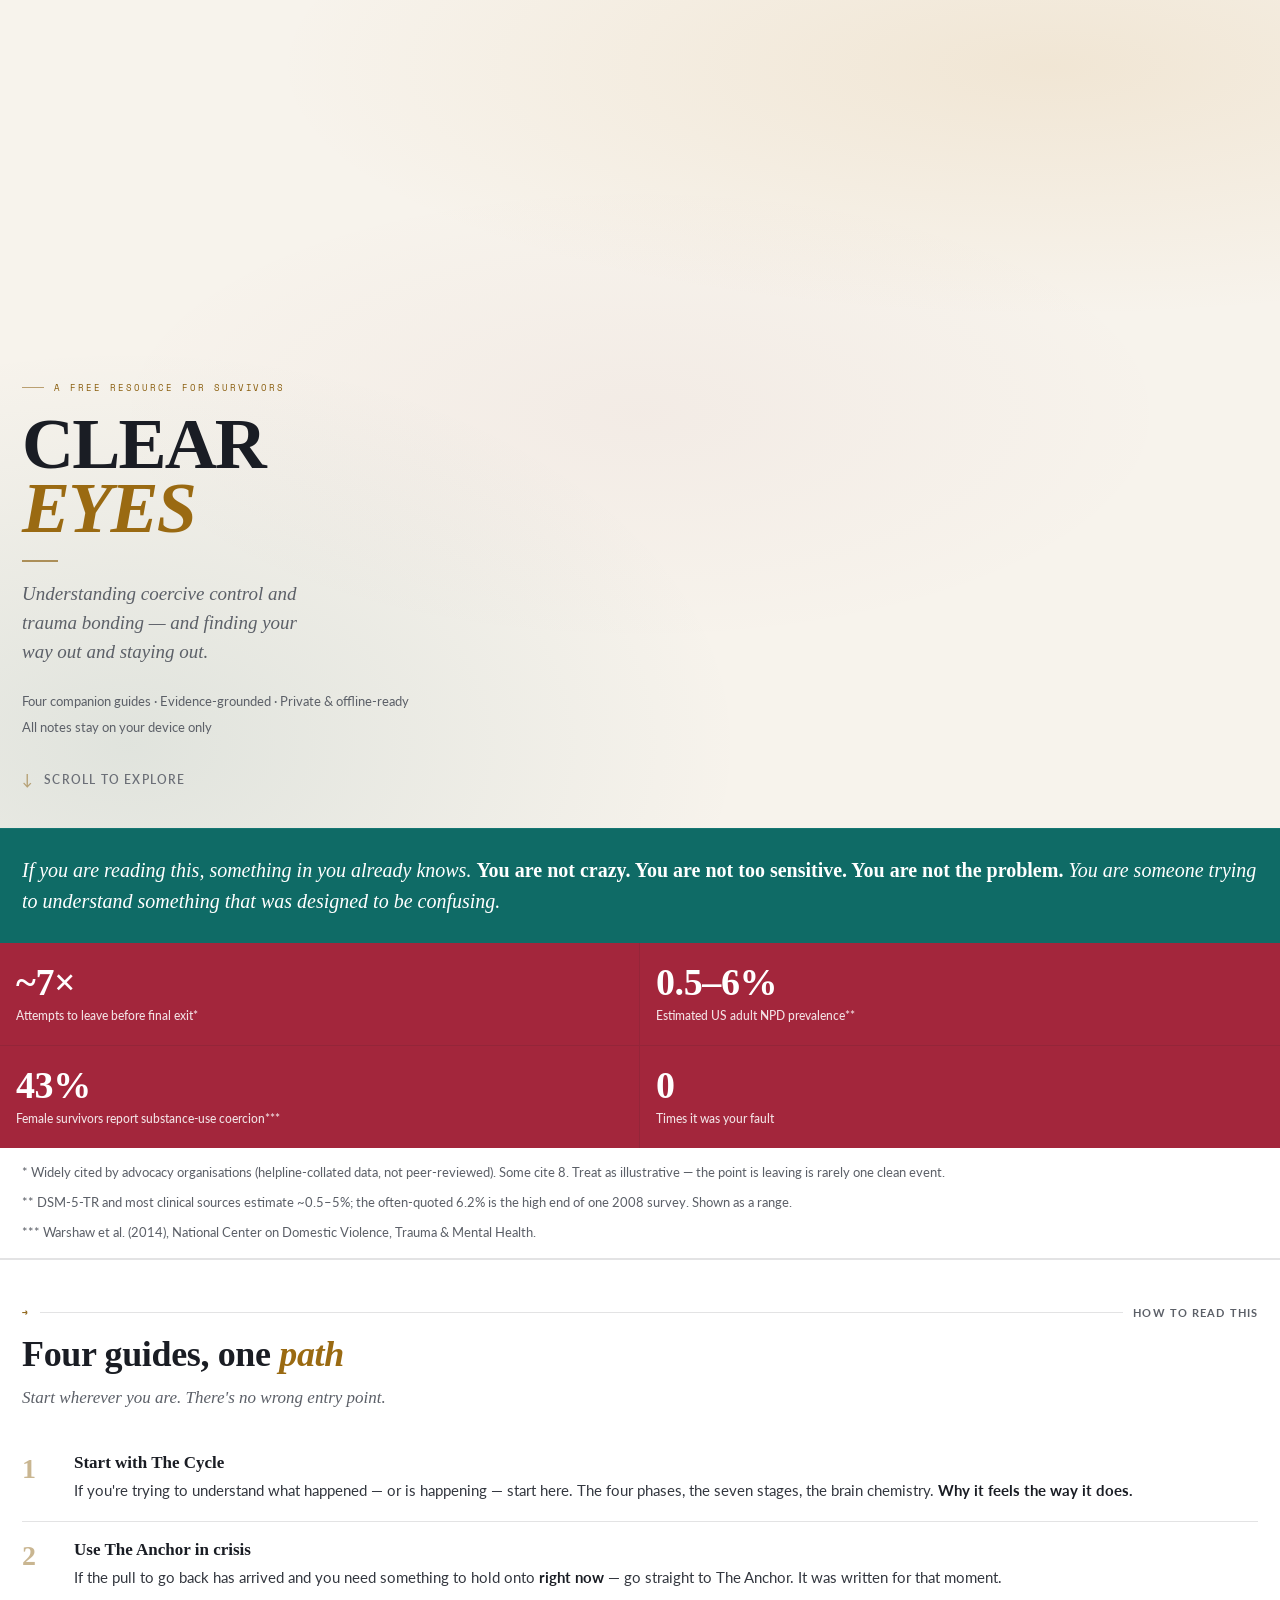
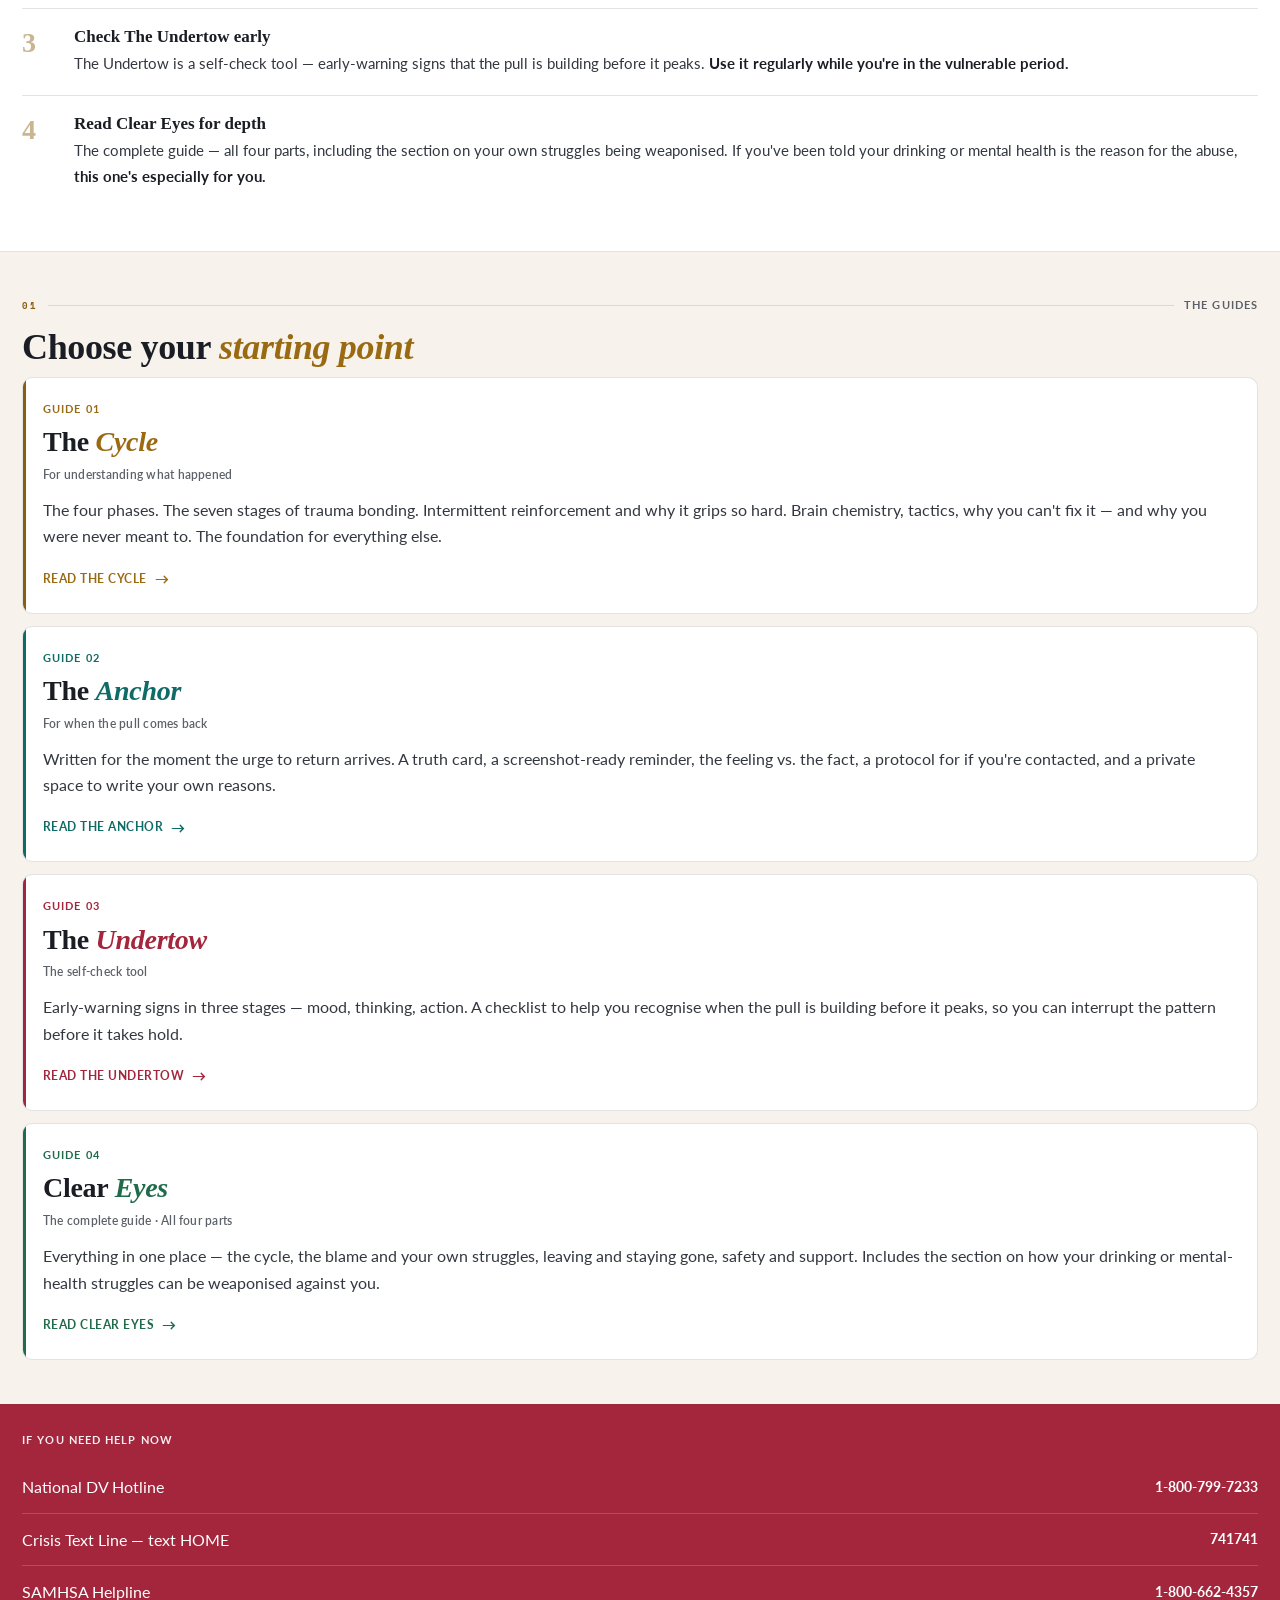
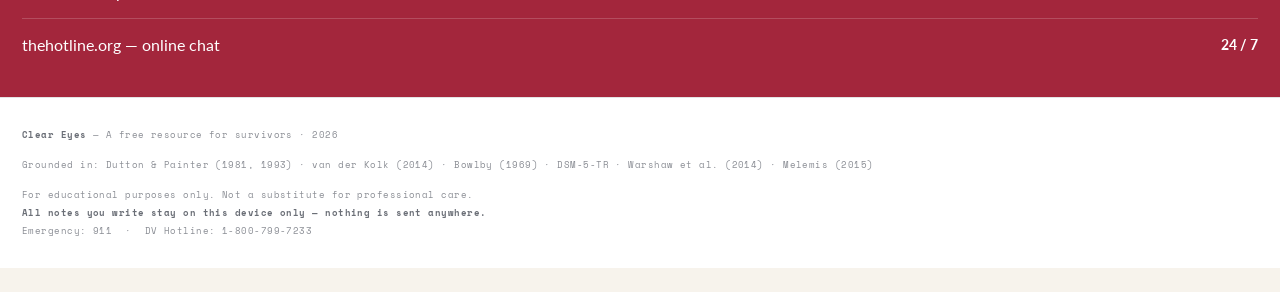
<file: index.html>
<!DOCTYPE html>
<html lang="en">
<head>
<meta charset="UTF-8">
<meta name="viewport" content="width=device-width, initial-scale=1.0, viewport-fit=cover">
<meta name="apple-mobile-web-app-capable" content="yes">
<meta name="apple-mobile-web-app-status-bar-style" content="default">
<meta name="apple-mobile-web-app-title" content="Clear Eyes">
<meta name="theme-color" content="#f7f3ec">
<meta name="description" content="Understanding narcissistic abuse, trauma bonding and recovery. A free, evidence-grounded resource for survivors.">
<link rel="manifest" href="manifest.json">
<link rel="apple-touch-icon" href="icon-192.png">
<title>Clear Eyes — A Survivor's Guide</title>
<link href="https://fonts.googleapis.com/css2?family=Cormorant+Garant:ital,wght@0,400;0,600;0,700;1,400;1,600&family=Space+Mono:wght@400;700&family=Lato:wght@300;400;700&display=swap" rel="stylesheet">
<style>
:root{
  --night:#f7f3ec;--ink:#ffffff;--card:#ffffff;--border:rgba(26,29,36,.12);
  --paper:#1a1d24;--mist:#5c6068;--ghost:#8a8d94;
  --gold:#8a5e0e;--gold-b:#9a6a12;--gold-pale:rgba(138,94,14,.10);
  --rose:#a3263c;--rose-b:#a3263c;--rose-pale:rgba(163,38,60,.09);
  --teal:#0f6b66;--teal-b:#0f6b66;--teal-pale:rgba(15,107,102,.09);
  --green:#1f6b4a;--green-b:#1f6b4a;--green-pale:rgba(31,107,74,.10);
  --slate:#5c6068;
  --ease:cubic-bezier(.22,1,.36,1);
  --safe-top:env(safe-area-inset-top,0px);
  --safe-bot:env(safe-area-inset-bottom,0px);
}
*,*::before,*::after{box-sizing:border-box;margin:0;padding:0}
html{font-size:16px;-webkit-text-size-adjust:100%;background:var(--night);scroll-behavior:smooth}
body{background:var(--night);color:var(--paper);font-family:'Lato',sans-serif;line-height:1.68;overflow-x:hidden;-webkit-touch-callout:none;padding-bottom:max(24px,var(--safe-bot))}
a{-webkit-tap-highlight-color:transparent;touch-action:manipulation}
button{-webkit-tap-highlight-color:transparent}

.up{opacity:0;transform:translateY(16px);transition:opacity .6s var(--ease),transform .6s var(--ease)}
.up.in{opacity:1;transform:none}
.stag>*{opacity:0;transform:translateY(14px);transition:opacity .55s var(--ease),transform .55s var(--ease)}
.stag.in>*{opacity:1;transform:none}
.stag.in>*:nth-child(2){transition-delay:.07s}
.stag.in>*:nth-child(3){transition-delay:.14s}
.stag.in>*:nth-child(4){transition-delay:.21s}

/* ---- COVER ---- */
.cover{
  min-height:92vh;background:var(--night);
  position:relative;overflow:hidden;
  display:flex;flex-direction:column;justify-content:flex-end;
  padding:28px 22px calc(36px + var(--safe-bot));
  padding-top:calc(48px + var(--safe-top));
}
.cover::before{
  content:'';position:absolute;inset:0;pointer-events:none;
  background:
    radial-gradient(ellipse 110% 55% at 82% 8%, rgba(196,136,42,.12), transparent 55%),
    radial-gradient(ellipse 80%  80% at 10% 90%, rgba(26,92,92,.1), transparent 60%),
    radial-gradient(ellipse 60%  40% at 50% 50%, rgba(138,48,64,.04), transparent 70%);
}
.cover-eyebrow{
  font-family:'Space Mono',monospace;font-size:9px;letter-spacing:.22em;
  color:var(--gold);text-transform:uppercase;margin-bottom:18px;
  display:flex;align-items:center;gap:10px;position:relative;
}
.cover-eyebrow::before{content:'';width:22px;height:1px;background:var(--gold);opacity:.55}
.cover h1{
  font-family:'Cormorant Garant',serif;font-size:72px;font-weight:700;
  line-height:.88;color:var(--paper);letter-spacing:-.025em;
  margin-bottom:20px;position:relative;
}
.cover h1 em{font-style:italic;color:var(--gold-b)}
.cover-rule{width:36px;height:2px;background:var(--gold);margin-bottom:18px;opacity:.65;position:relative}
.cover-sub{
  font-family:'Cormorant Garant',serif;font-style:italic;
  font-size:19px;color:var(--mist);line-height:1.52;
  max-width:30ch;margin-bottom:22px;position:relative;
}
.cover-note{
  font-family:'Lato',sans-serif;font-size:13px;font-weight:400;
  color:#5c6068;line-height:2;position:relative;
}
.cover-scroll{
  position:relative;margin-top:28px;
  display:flex;align-items:center;gap:10px;
  font-family:'Lato',sans-serif;font-size:12px;font-weight:600;
  letter-spacing:.1em;text-transform:uppercase;color:#6b6f77;
}
.cover-scroll::before{content:'↓';font-size:14px;color:var(--gold);opacity:.5;animation:bob 2s var(--ease) infinite}
@keyframes bob{0%,100%{transform:translateY(0)}50%{transform:translateY(5px)}}

/* ---- REASSURE BAND ---- */
.reassure{
  background:var(--teal);padding:26px 22px;
  border-top:1px solid rgba(42,144,144,.3);
}
.reassure p{
  font-family:'Cormorant Garant',serif;font-style:italic;
  font-size:20px;line-height:1.55;color:#fff;
}
.reassure p strong{font-style:normal;font-weight:700;color:#fff}

/* ---- SECTION ---- */
.sec{padding:44px 22px}
.sec+.sec{border-top:1px solid var(--border)}
.eyebrow{display:flex;align-items:center;gap:10px;margin-bottom:14px}
.eyebrow-n{font-family:'Space Mono',monospace;font-size:9px;letter-spacing:.2em;color:var(--gold);font-weight:700}
.eyebrow-line{flex:1;height:1px;background:var(--border)}
.eyebrow-t{font-family:'Lato',sans-serif;font-size:11px;font-weight:700;letter-spacing:.1em;text-transform:uppercase;color:#5c6068}
h2{font-family:'Cormorant Garant',serif;font-size:36px;font-weight:700;line-height:1.0;letter-spacing:-.01em;margin-bottom:12px;color:var(--paper)}
h2 em{font-style:italic;color:var(--gold-b)}
.lead{font-family:'Cormorant Garant',serif;font-style:italic;font-size:17px;color:var(--mist);line-height:1.6;margin-bottom:24px}

/* ---- GUIDE CARDS ---- */
.guides{display:flex;flex-direction:column;gap:12px;margin-top:6px}
.guide{
  display:block;text-decoration:none;
  background:var(--card);border:1px solid var(--border);
  border-radius:10px;padding:22px 20px;
  position:relative;overflow:hidden;
  transition:border-color .22s,transform .22s;
  -webkit-tap-highlight-color:transparent;
}
.guide:active{transform:scale(.98)}
.guide::before{
  content:'';position:absolute;left:0;top:0;bottom:0;
  width:3px;background:var(--gold);
}
.guide.teal::before{background:var(--teal-b)}
.guide.rose::before{background:var(--rose-b)}
.guide.green::before{background:var(--green-b)}
.guide .g-tag{
  font-family:'Lato',sans-serif;font-size:11px;font-weight:700;
  letter-spacing:.1em;text-transform:uppercase;color:var(--gold-b);margin-bottom:10px;display:block;
}
.guide.teal .g-tag{color:var(--teal-b)}
.guide.rose .g-tag{color:var(--rose-b)}
.guide.green .g-tag{color:var(--green-b)}
.guide h3{
  font-family:'Cormorant Garant',serif;font-weight:700;
  font-size:28px;line-height:1.02;color:var(--paper);
  margin-bottom:8px;letter-spacing:-.01em;
}
.guide h3 em{font-style:italic;color:var(--gold-b)}
.guide.teal h3 em{color:var(--teal-b)}
.guide.rose h3 em{color:var(--rose-b)}
.guide.green h3 em{color:var(--green-b)}
.guide .g-for{
  font-family:'Lato',sans-serif;font-size:12px;font-weight:600;
  letter-spacing:.02em;color:#5c6068;margin-bottom:12px;display:block;
}
.guide p{font-size:15.5px;line-height:1.7;color:#33373f;margin-bottom:14px}
.guide .g-go{
  font-family:'Lato',sans-serif;font-size:12px;font-weight:700;
  letter-spacing:.04em;text-transform:uppercase;color:var(--gold-b);
  display:inline-flex;align-items:center;gap:8px;
}
.guide.teal .g-go{color:var(--teal-b)}
.guide.rose .g-go{color:var(--rose-b)}
.guide.green .g-go{color:var(--green-b)}
.guide .g-go::after{content:'→';font-size:14px}

/* ---- HOW TO USE ---- */
.how{background:var(--ink);border-top:1px solid var(--border);border-bottom:1px solid var(--border)}
.how-inner{padding:44px 22px}
.how-steps{display:flex;flex-direction:column;gap:0;margin-top:8px}
.how-step{display:grid;grid-template-columns:36px 1fr;gap:16px;padding:18px 0;border-bottom:1px solid var(--border);align-items:start}
.how-step:last-child{border-bottom:none}
.how-n{
  font-family:'Cormorant Garant',serif;font-weight:700;font-size:28px;
  line-height:1;color:var(--gold);opacity:.45;margin-top:2px;
}
.how-step h3{font-family:'Cormorant Garant',serif;font-weight:700;font-size:17px;color:var(--paper);margin-bottom:4px;line-height:1.2}
.how-step p{font-size:15px;line-height:1.7;color:#33373f}
.how-step p strong{color:var(--paper);font-weight:700}

/* ---- STAT STRIP ---- */
.stats{display:grid;grid-template-columns:1fr 1fr;background:var(--rose)}
.stat{padding:20px 16px;border-right:1px solid rgba(26,29,36,.1)}
.stat:nth-child(2n){border-right:none}
.stat:nth-child(3),.stat:nth-child(4){border-top:1px solid rgba(26,29,36,.1)}
.stat-n{font-family:'Cormorant Garant',serif;font-weight:700;font-size:38px;line-height:1;color:var(--paper);margin-bottom:5px;letter-spacing:-.01em}
.stat-l{font-family:'Lato',sans-serif;font-size:12px;font-weight:500;color:#33373f;line-height:1.6}
.stat-fn{padding:14px 22px;background:var(--ink);border-bottom:1px solid var(--border)}
.stat-fn p{font-family:'Lato',sans-serif;font-size:12.5px;line-height:1.74;color:#5c6068;margin-bottom:8px}
.stat-fn p:last-child{margin-bottom:0}

/* ---- SAFETY BAND ---- */
.safety-band{
  background:var(--rose);padding:26px 22px;
  border-top:1px solid rgba(138,48,64,.4);
}
.safety-band .s-label{
  font-family:'Lato',sans-serif;font-size:11px;font-weight:700;
  letter-spacing:.1em;text-transform:uppercase;color:rgba(255,255,255,.92);margin-bottom:12px;
}
.safety-band .s-list{list-style:none}
.safety-band .s-list li{
  font-size:16px;line-height:1.6;color:#fff;
  padding:13px 0;border-bottom:1px solid rgba(255,255,255,.18);
  display:flex;justify-content:space-between;align-items:center;gap:12px;
}
.safety-band .s-list li:last-child{border-bottom:none}
.safety-band .s-n{
  font-family:'Lato',sans-serif;font-weight:700;font-size:14px;
  color:#fff;text-align:right;white-space:nowrap;
}

/* ---- FOOTER ---- */
footer{
  background:var(--ink);border-top:1px solid var(--border);
  padding:28px 22px calc(28px + var(--safe-bot));
  font-family:'Space Mono',monospace;font-size:9px;letter-spacing:.05em;
  color:var(--ghost);line-height:2;
}
footer strong{color:#6b6f77;font-weight:700}
footer a{color:var(--ghost);text-decoration:underline}

/* add to homescreen hint */
.a2hs{
  display:none;position:fixed;bottom:calc(16px + var(--safe-bot));
  left:16px;right:16px;z-index:200;
  background:var(--card);border:1px solid var(--border);
  border-radius:12px;padding:16px 18px;
  box-shadow:0 8px 32px rgba(0,0,0,.5);
}
.a2hs.show{display:flex;align-items:center;gap:16px}
.a2hs-text{flex:1;font-family:'Space Mono',monospace;font-size:9px;letter-spacing:.06em;line-height:1.8;color:var(--mist);text-transform:uppercase}
.a2hs-text strong{color:var(--paper);font-weight:700;display:block;margin-bottom:2px;font-size:10px}
.a2hs-x{background:none;border:1px solid var(--border);color:var(--slate);width:30px;height:30px;border-radius:50%;font-size:16px;cursor:pointer;display:flex;align-items:center;justify-content:center;flex-shrink:0}

/* ---- LIGHT THEME contrast corrections ---- */
.reassure, .reassure *{color:#fff}
.safety-band, .safety-band *{color:#fff}
.stats .stat-n, .stats .stat-l{color:#fff}
.stats .stat-l{color:rgba(255,255,255,.86)}
.cta, a.cta, .cta *{color:#fff}
.cover{background:var(--night)}            /* now light page color */
.sitenav{background:rgba(247,243,236,.96)}
.pb{background:var(--gold)}
a:focus-visible,button:focus-visible{outline:3px solid var(--teal-b);outline-offset:2px;border-radius:4px}
/* soft depth for cards on light bg */
.a2hs,.guide-card,.card{box-shadow:0 1px 3px rgba(26,29,36,.06)}
</style>
</head>
<body>

<header class="cover">
  <div class="cover-eyebrow">A free resource for survivors</div>
  <h1>CLEAR<br><em>EYES</em></h1>
  <div class="cover-rule"></div>
  <p class="cover-sub">Understanding coercive control and trauma bonding — and finding your way out and staying out.</p>
  <div class="cover-note">
    Four companion guides · Evidence-grounded · Private &amp; offline-ready<br>
    All notes stay on your device only
  </div>
  <div class="cover-scroll">Scroll to explore</div>
</header>

<div class="reassure">
  <p>If you are reading this, something in you already knows. <strong>You are not crazy. You are not too sensitive. You are not the problem.</strong> You are someone trying to understand something that was designed to be confusing.</p>
</div>

<!-- stats -->
<div class="stats up">
  <div class="stat"><div class="stat-n">~7×</div><div class="stat-l">Attempts to leave before final exit*</div></div>
  <div class="stat"><div class="stat-n">0.5–6%</div><div class="stat-l">Estimated US adult NPD prevalence**</div></div>
  <div class="stat"><div class="stat-n">43%</div><div class="stat-l">Female survivors report substance-use coercion***</div></div>
  <div class="stat"><div class="stat-n">0</div><div class="stat-l">Times it was your fault</div></div>
</div>
<div class="stat-fn">
  <p>* Widely cited by advocacy organisations (helpline-collated data, not peer-reviewed). Some cite 8. Treat as illustrative — the point is leaving is rarely one clean event.</p>
  <p>** DSM-5-TR and most clinical sources estimate ~0.5–5%; the often-quoted 6.2% is the high end of one 2008 survey. Shown as a range.</p>
  <p>*** Warshaw et al. (2014), National Center on Domestic Violence, Trauma &amp; Mental Health.</p>
</div>

<!-- how to use -->
<div class="how">
  <div class="how-inner">
    <div class="eyebrow up"><span class="eyebrow-n">→</span><span class="eyebrow-line"></span><span class="eyebrow-t">How to read this</span></div>
    <h2 class="up">Four guides, one <em>path</em></h2>
    <p class="lead up">Start wherever you are. There's no wrong entry point.</p>
    <div class="how-steps stag">
      <div class="how-step">
        <div class="how-n">1</div>
        <div><h3>Start with The Cycle</h3><p>If you're trying to understand what happened — or is happening — start here. The four phases, the seven stages, the brain chemistry. <strong>Why it feels the way it does.</strong></p></div>
      </div>
      <div class="how-step">
        <div class="how-n">2</div>
        <div><h3>Use The Anchor in crisis</h3><p>If the pull to go back has arrived and you need something to hold onto <strong>right now</strong> — go straight to The Anchor. It was written for that moment.</p></div>
      </div>
      <div class="how-step">
        <div class="how-n">3</div>
        <div><h3>Check The Undertow early</h3><p>The Undertow is a self-check tool — early-warning signs that the pull is building before it peaks. <strong>Use it regularly while you're in the vulnerable period.</strong></p></div>
      </div>
      <div class="how-step">
        <div class="how-n">4</div>
        <div><h3>Read Clear Eyes for depth</h3><p>The complete guide — all four parts, including the section on your own struggles being weaponised. If you've been told your drinking or mental health is the reason for the abuse, <strong>this one's especially for you.</strong></p></div>
      </div>
    </div>
  </div>
</div>

<!-- guide cards -->
<section class="sec">
  <div class="eyebrow up"><span class="eyebrow-n">01</span><span class="eyebrow-line"></span><span class="eyebrow-t">The guides</span></div>
  <h2 class="up">Choose your <em>starting point</em></h2>
  <div class="guides stag">

    <a class="guide" href="the-cycle.html">
      <span class="g-tag">Guide 01</span>
      <h3>The <em>Cycle</em></h3>
      <span class="g-for">For understanding what happened</span>
      <p>The four phases. The seven stages of trauma bonding. Intermittent reinforcement and why it grips so hard. Brain chemistry, tactics, why you can't fix it — and why you were never meant to. The foundation for everything else.</p>
      <span class="g-go">Read The Cycle</span>
    </a>

    <a class="guide teal" href="the-anchor.html">
      <span class="g-tag">Guide 02</span>
      <h3>The <em>Anchor</em></h3>
      <span class="g-for">For when the pull comes back</span>
      <p>Written for the moment the urge to return arrives. A truth card, a screenshot-ready reminder, the feeling vs. the fact, a protocol for if you're contacted, and a private space to write your own reasons.</p>
      <span class="g-go">Read The Anchor</span>
    </a>

    <a class="guide rose" href="the-undertow.html">
      <span class="g-tag">Guide 03</span>
      <h3>The <em>Undertow</em></h3>
      <span class="g-for">The self-check tool</span>
      <p>Early-warning signs in three stages — mood, thinking, action. A checklist to help you recognise when the pull is building before it peaks, so you can interrupt the pattern before it takes hold.</p>
      <span class="g-go">Read The Undertow</span>
    </a>

    <a class="guide green" href="clear-eyes.html">
      <span class="g-tag">Guide 04</span>
      <h3>Clear <em>Eyes</em></h3>
      <span class="g-for">The complete guide · All four parts</span>
      <p>Everything in one place — the cycle, the blame and your own struggles, leaving and staying gone, safety and support. Includes the section on how your drinking or mental-health struggles can be weaponised against you.</p>
      <span class="g-go">Read Clear Eyes</span>
    </a>

  </div>
</section>

<!-- safety numbers -->
<div class="safety-band">
  <div class="s-label">If you need help now</div>
  <ul class="s-list">
    <li><span>National DV Hotline</span><span class="s-n">1-800-799-7233</span></li>
    <li><span>Crisis Text Line — text HOME</span><span class="s-n">741741</span></li>
    <li><span>SAMHSA Helpline</span><span class="s-n">1-800-662-4357</span></li>
    <li><span>thehotline.org — online chat</span><span class="s-n">24 / 7</span></li>
  </ul>
</div>

<footer>
  <div style="margin-bottom:12px"><strong>Clear Eyes</strong> — A free resource for survivors · 2026</div>
  <div style="margin-bottom:12px">Grounded in: Dutton &amp; Painter (1981, 1993) · van der Kolk (2014) · Bowlby (1969) · DSM-5-TR · Warshaw et al. (2014) · Melemis (2015)</div>
  <div>For educational purposes only. Not a substitute for professional care.<br>
  <strong>All notes you write stay on this device only — nothing is sent anywhere.</strong><br>
  Emergency: 911 &nbsp;·&nbsp; DV Hotline: 1-800-799-7233</div>
</footer>

<div class="a2hs" id="a2hs">
  <div class="a2hs-text"><strong>Save to home screen</strong>Works offline · No app needed · Tap Share → Add to Home Screen</div>
  <button class="a2hs-x" id="a2hs-x" aria-label="Dismiss">×</button>
</div>

<template id="__bundler_thumbnail">
  <svg viewBox="0 0 100 100" xmlns="http://www.w3.org/2000/svg">
    <rect width="100" height="100" fill="#080c18"/>
    <text x="50" y="58" font-family="serif" font-size="36" font-style="italic" fill="#e5a340" text-anchor="middle">CE</text>
  </svg>
</template>

<script>
// register service worker
if ('serviceWorker' in navigator) {
  navigator.serviceWorker.register('sw.js').catch(() => {});
}

// scroll reveal
const obs = new IntersectionObserver(es => es.forEach(x => {
  if (x.isIntersecting) { x.target.classList.add('in'); obs.unobserve(x.target); }
}), {threshold:.08, rootMargin:'0px 0px -30px 0px'});
document.querySelectorAll('.up,.stag').forEach(el => obs.observe(el));
addEventListener('load', () => {
  document.querySelectorAll('.up,.stag').forEach(el => {
    if (el.getBoundingClientRect().top < innerHeight) el.classList.add('in');
  });
});

// add to homescreen hint (iOS Safari)
const isIOS = /iphone|ipad|ipod/i.test(navigator.userAgent);
const isStandalone = window.navigator.standalone;
const shown = localStorage.getItem('a2hs-shown');
if (isIOS && !isStandalone && !shown) {
  setTimeout(() => document.getElementById('a2hs').classList.add('show'), 12000);
}
document.getElementById('a2hs-x').addEventListener('click', () => {
  document.getElementById('a2hs').classList.remove('show');
  localStorage.setItem('a2hs-shown', '1');
});
</script>
</body>
</html>
</file>
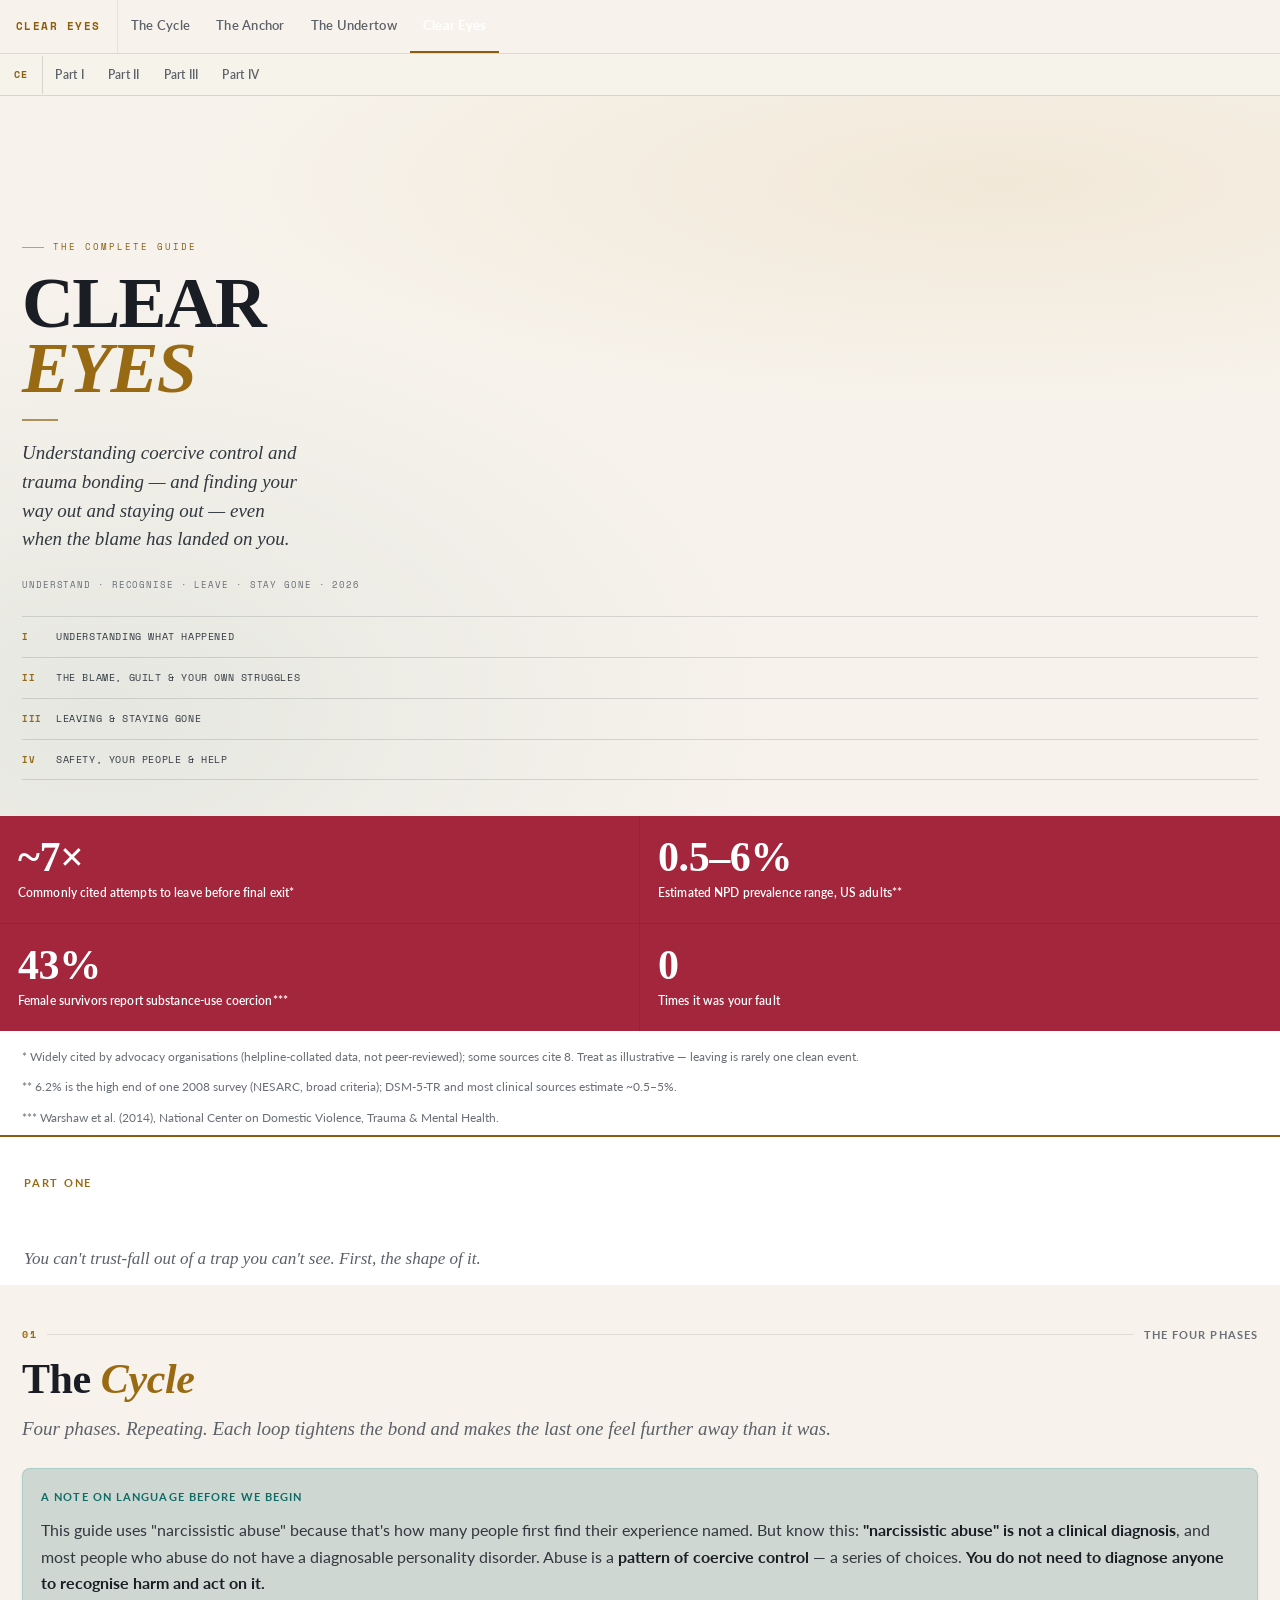
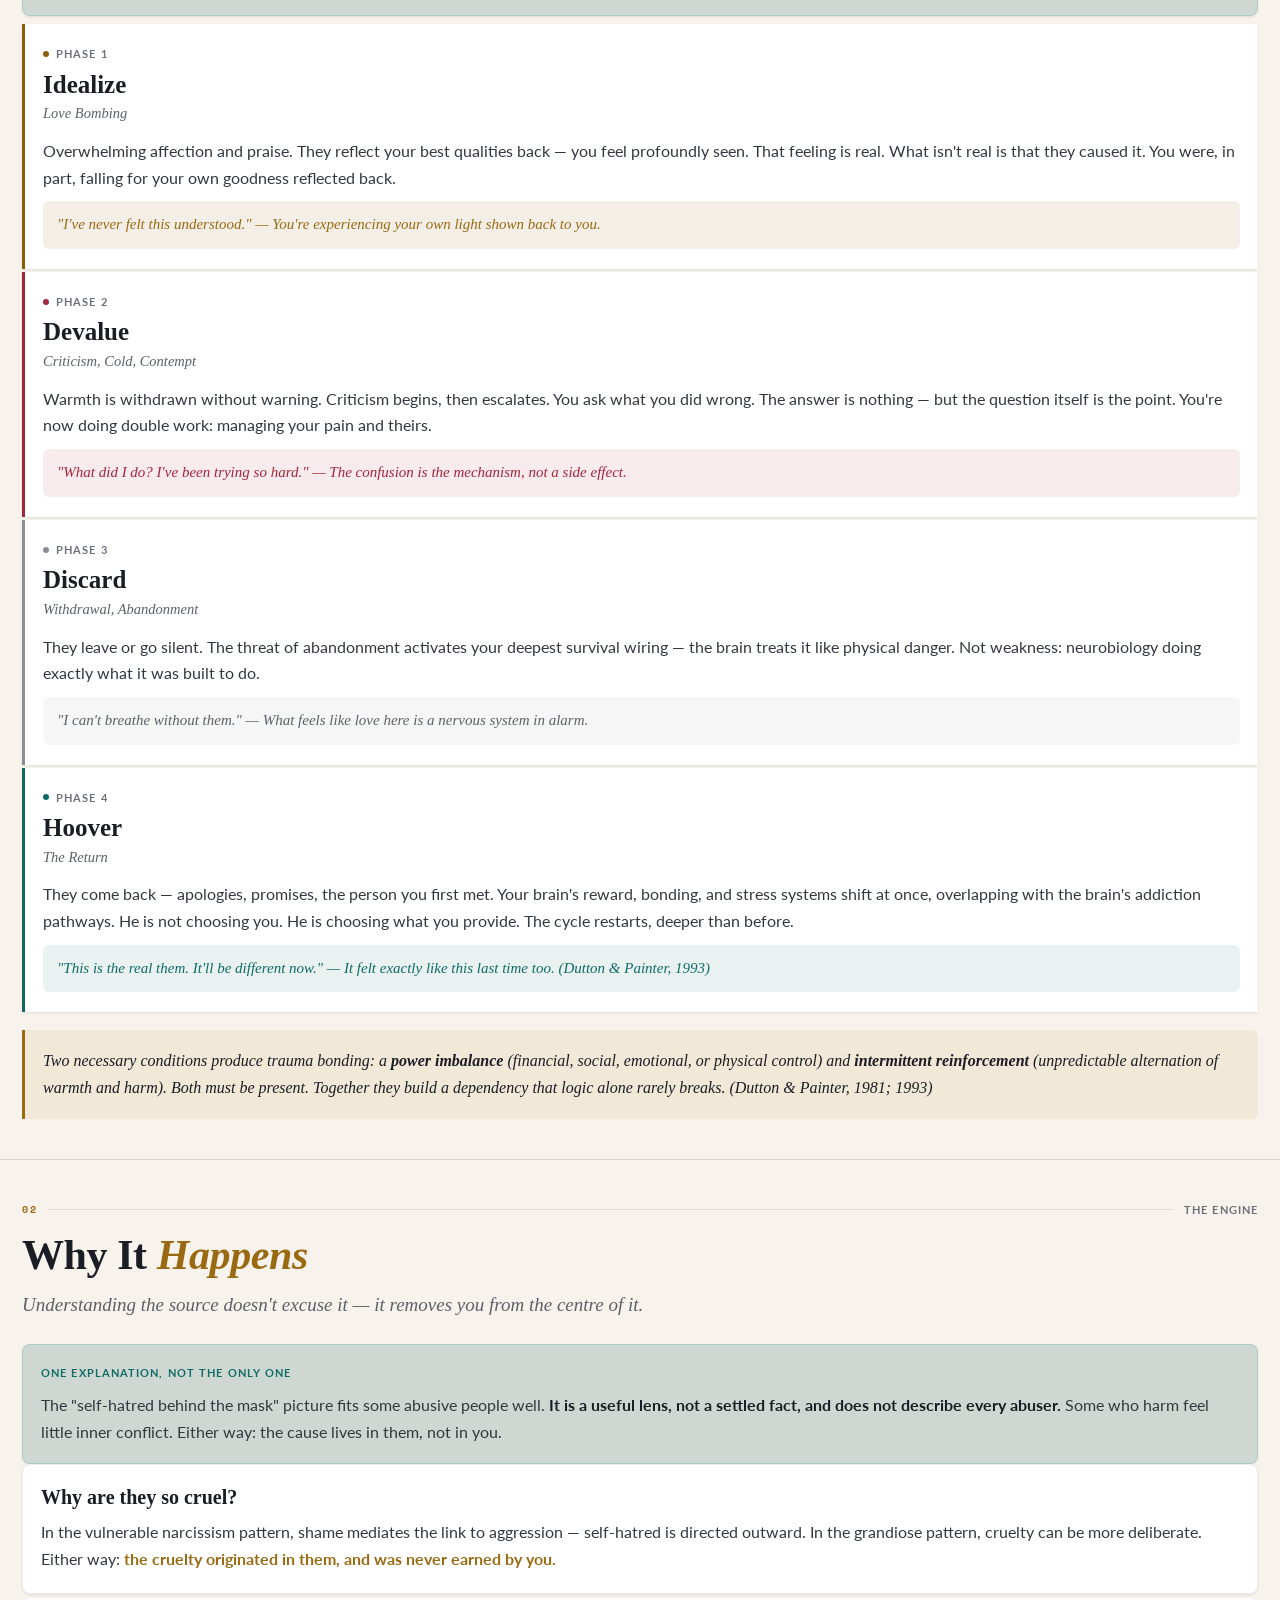
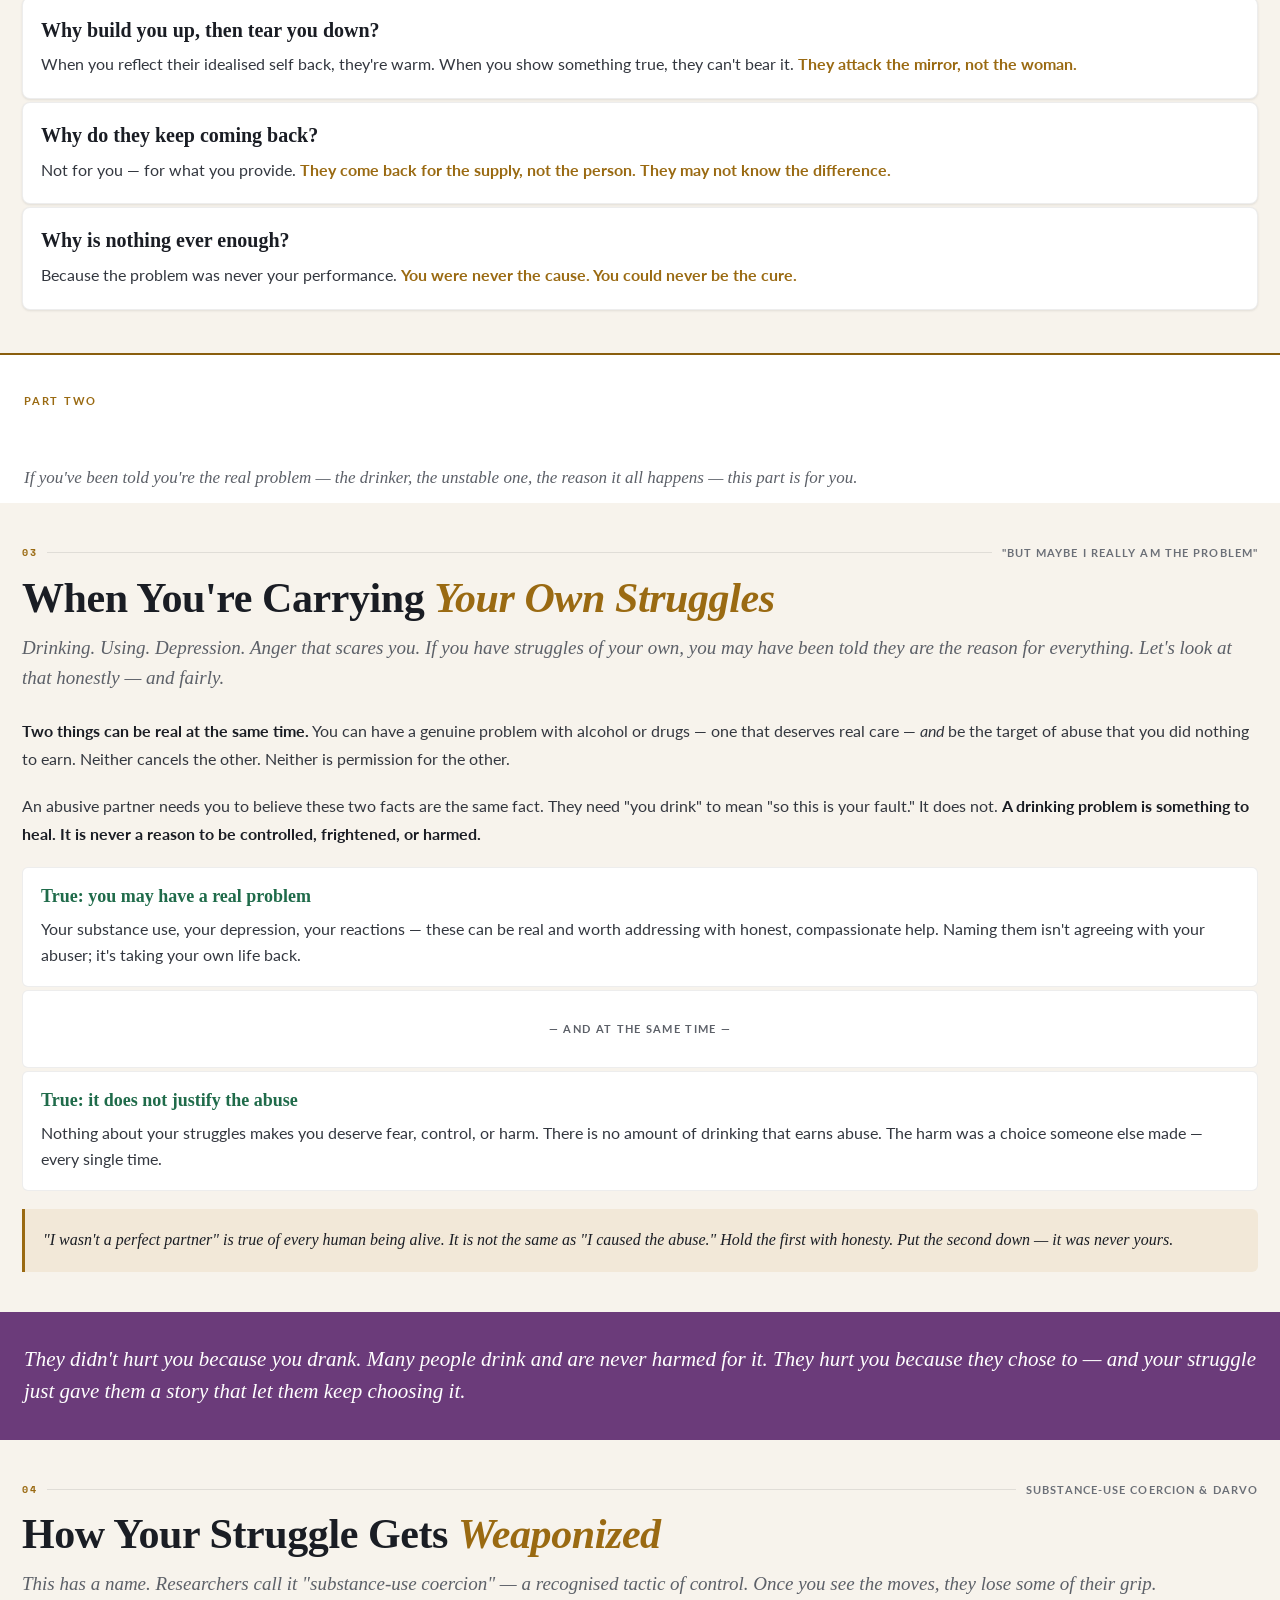
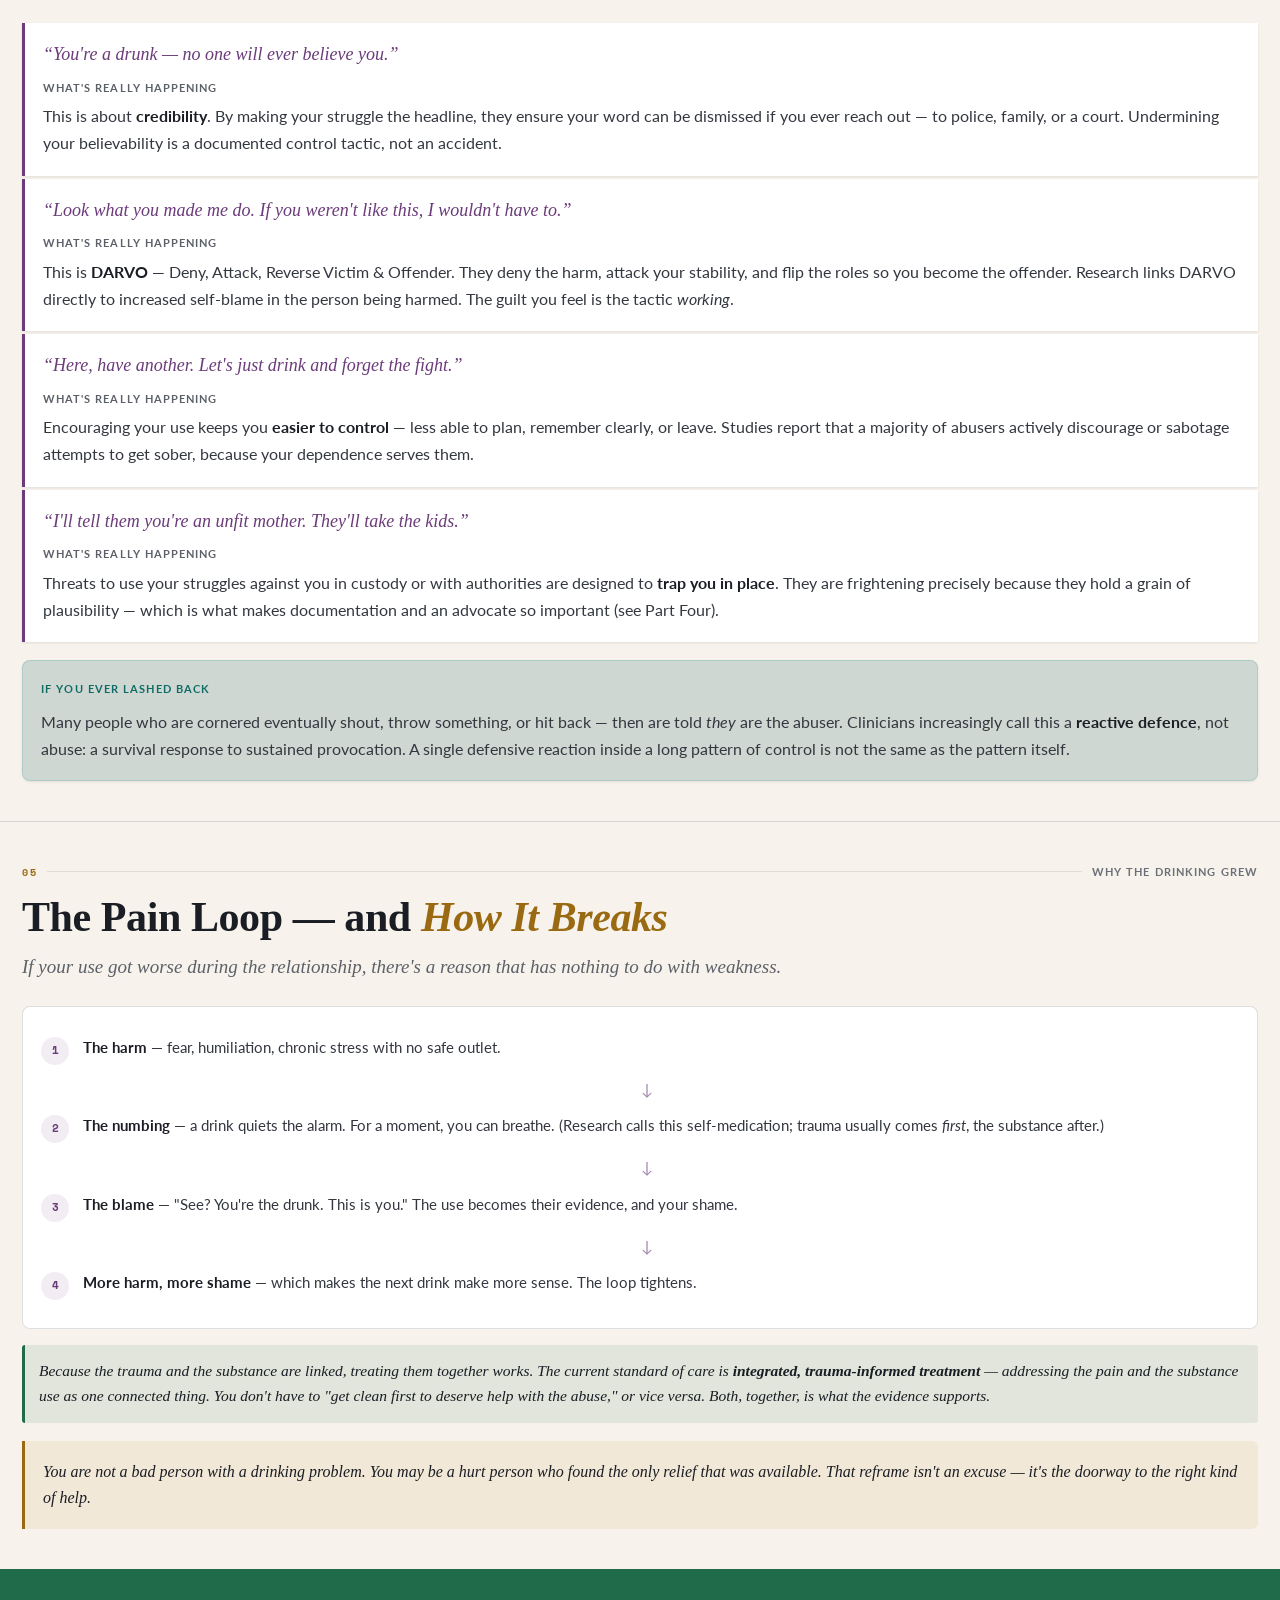
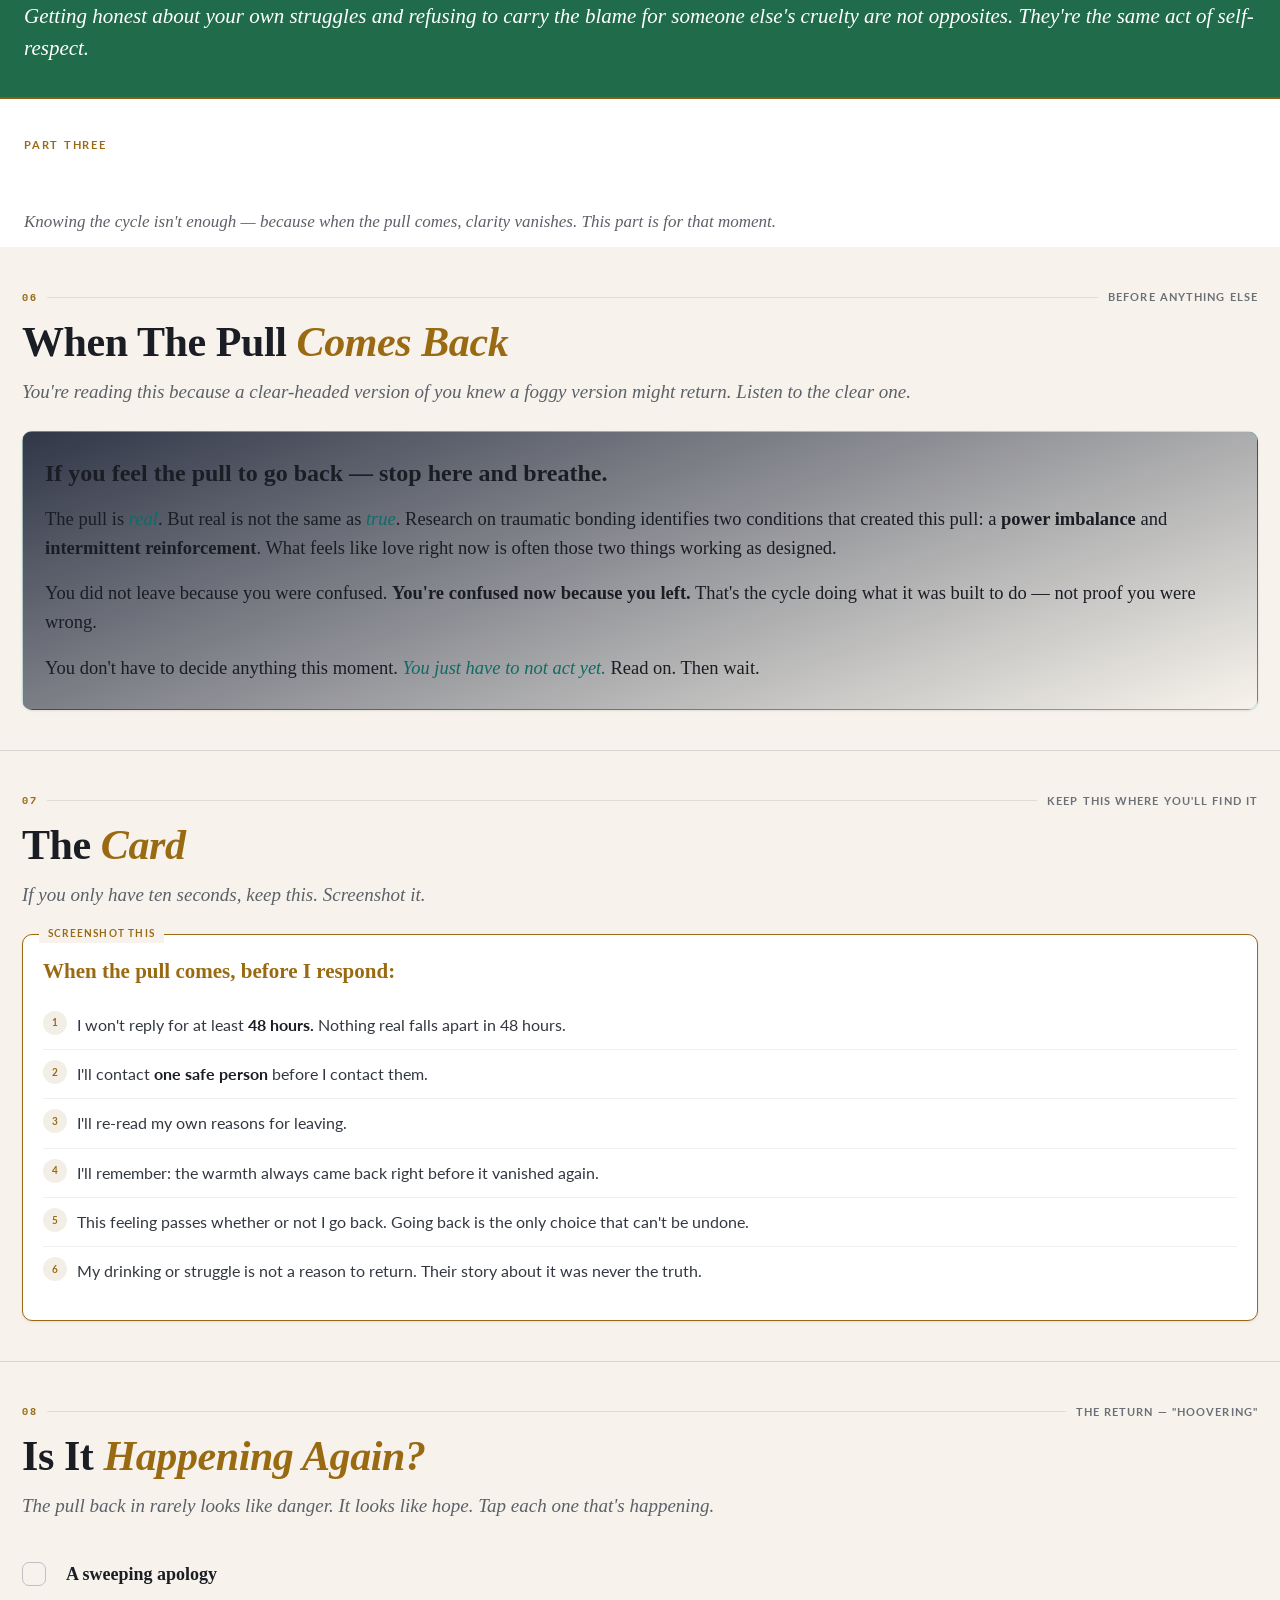
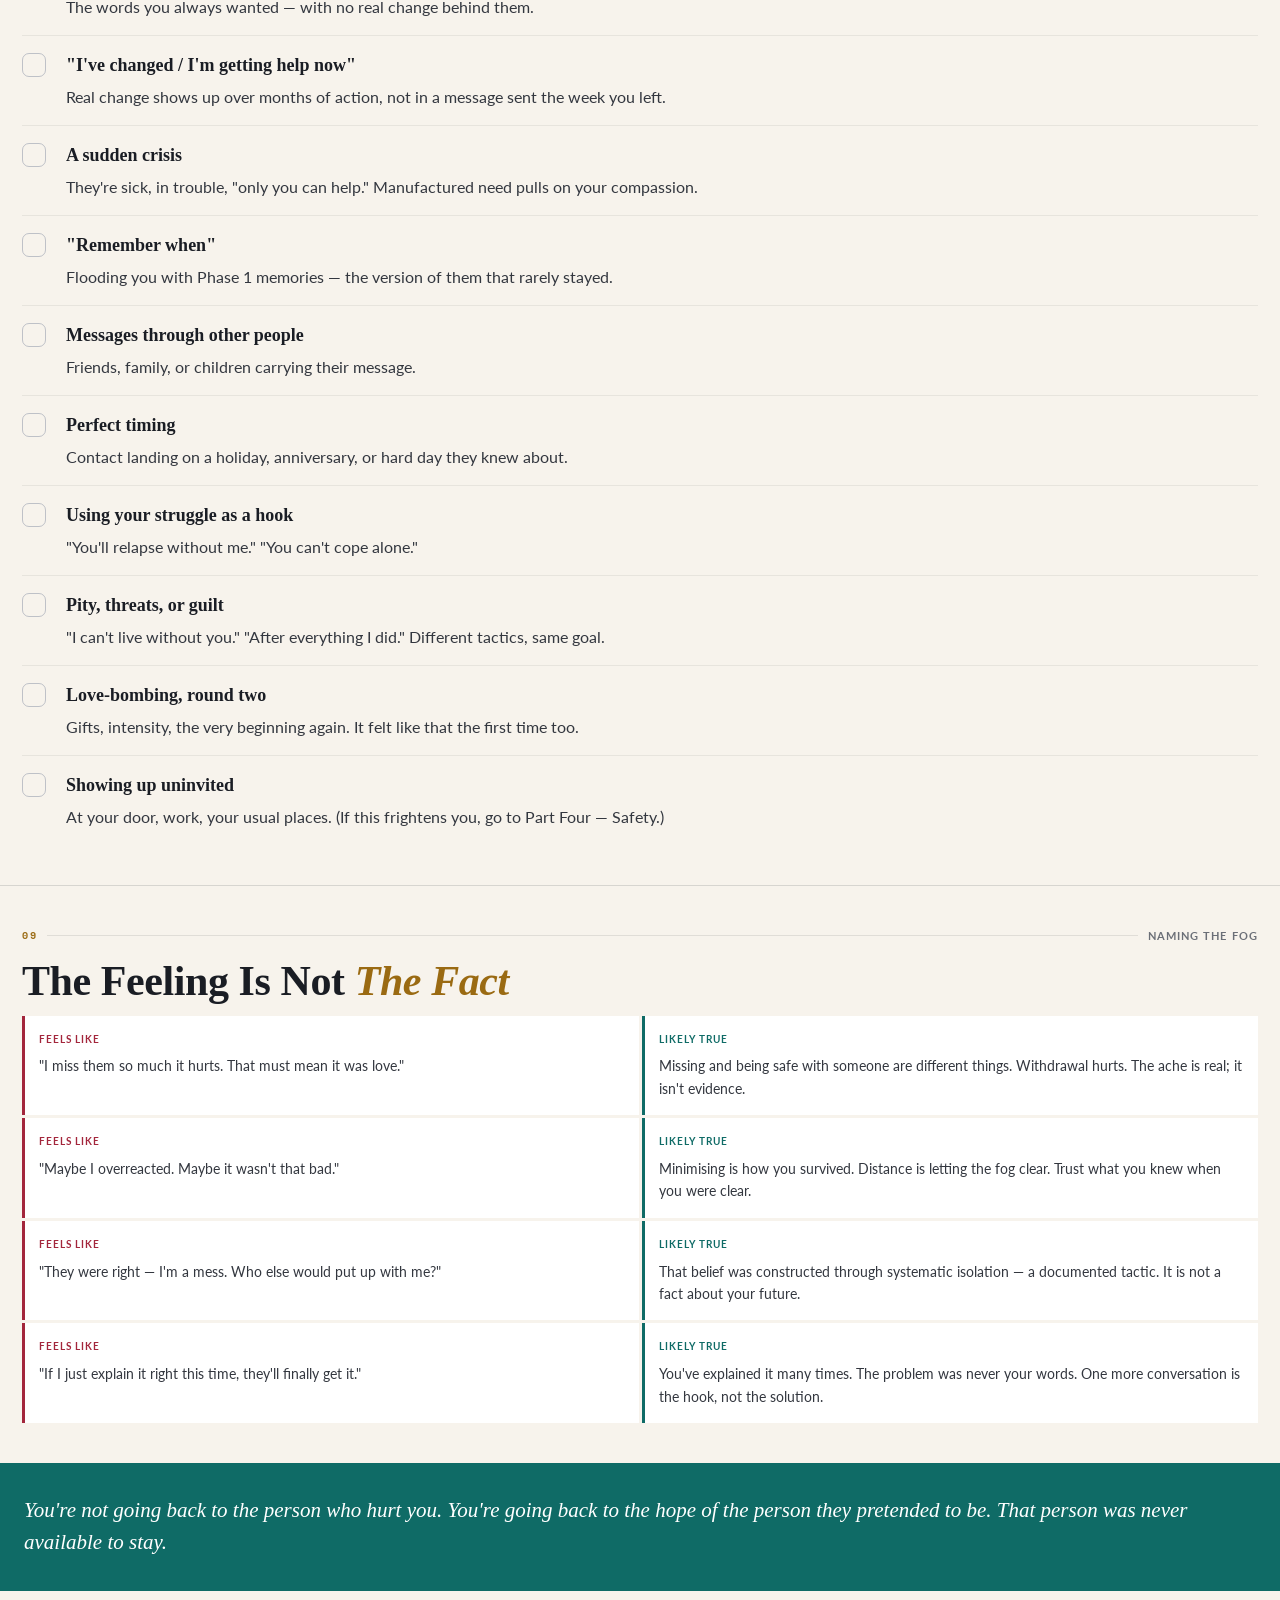
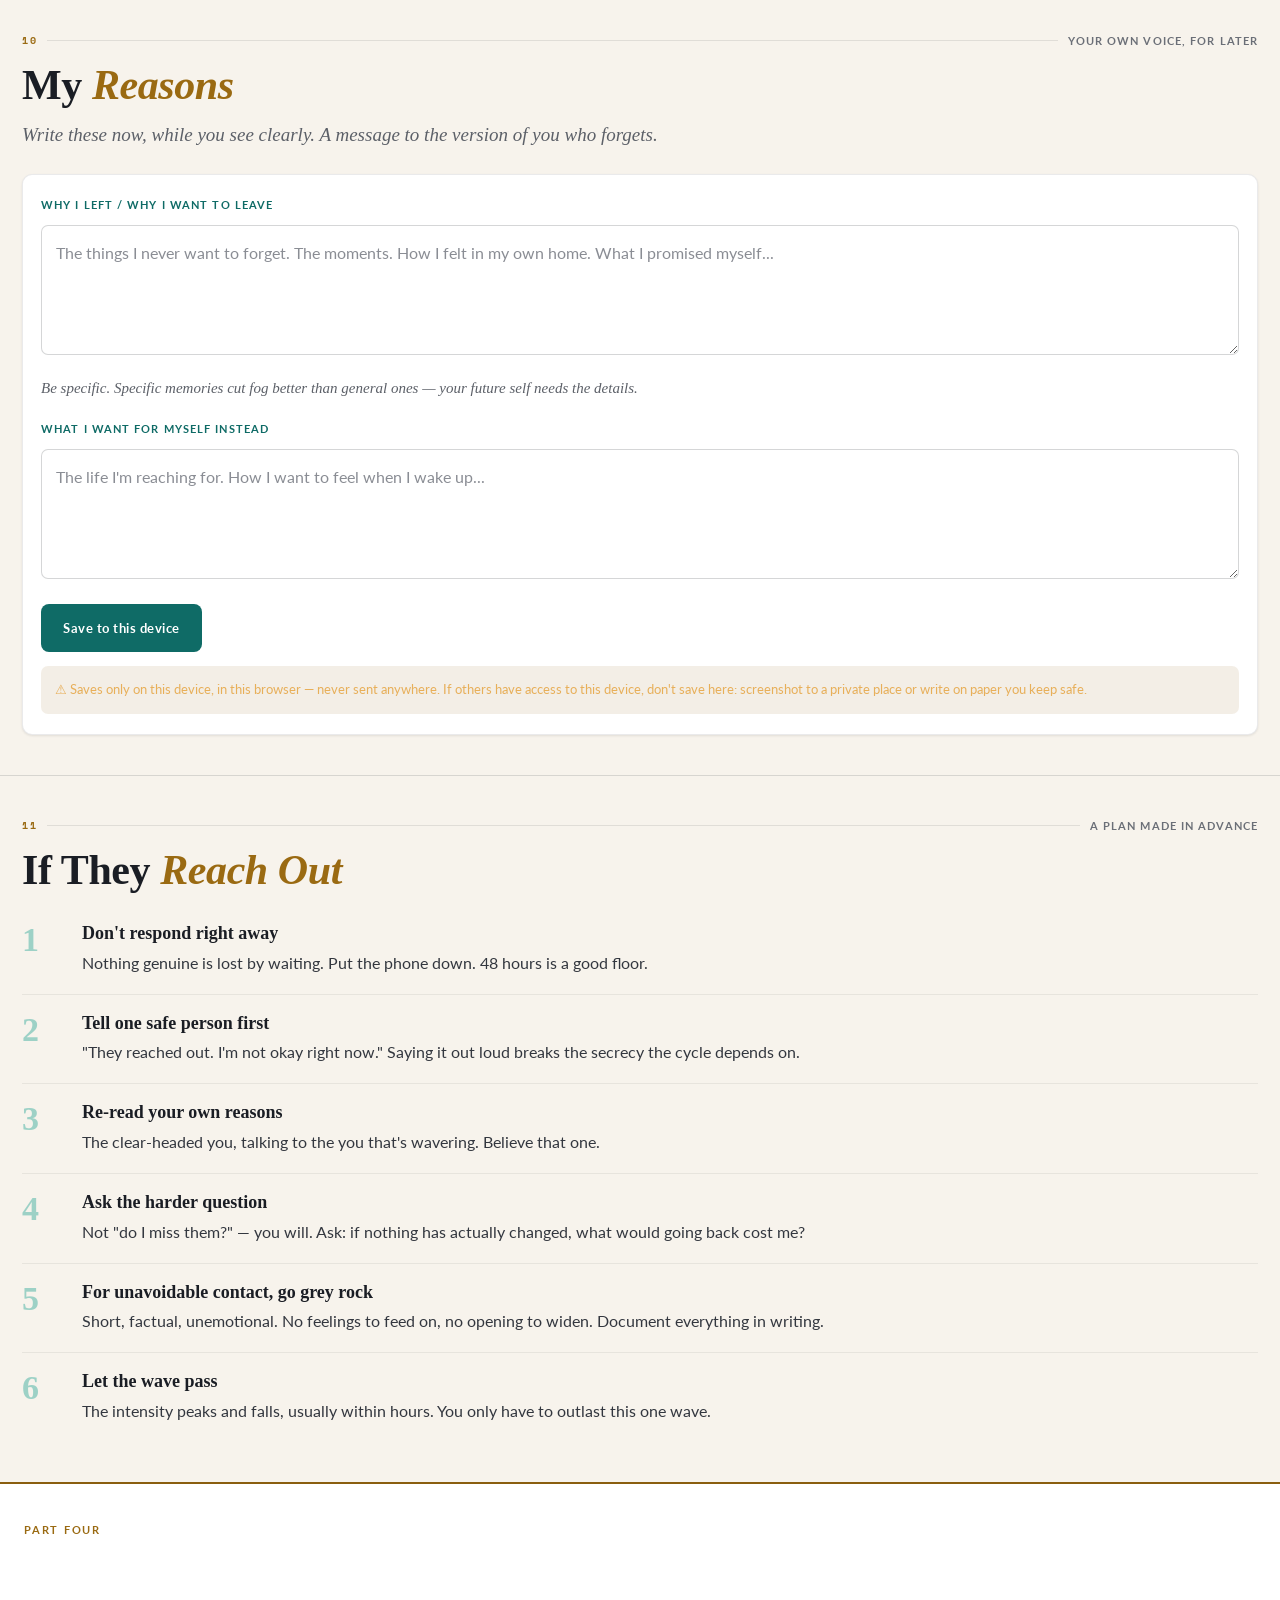
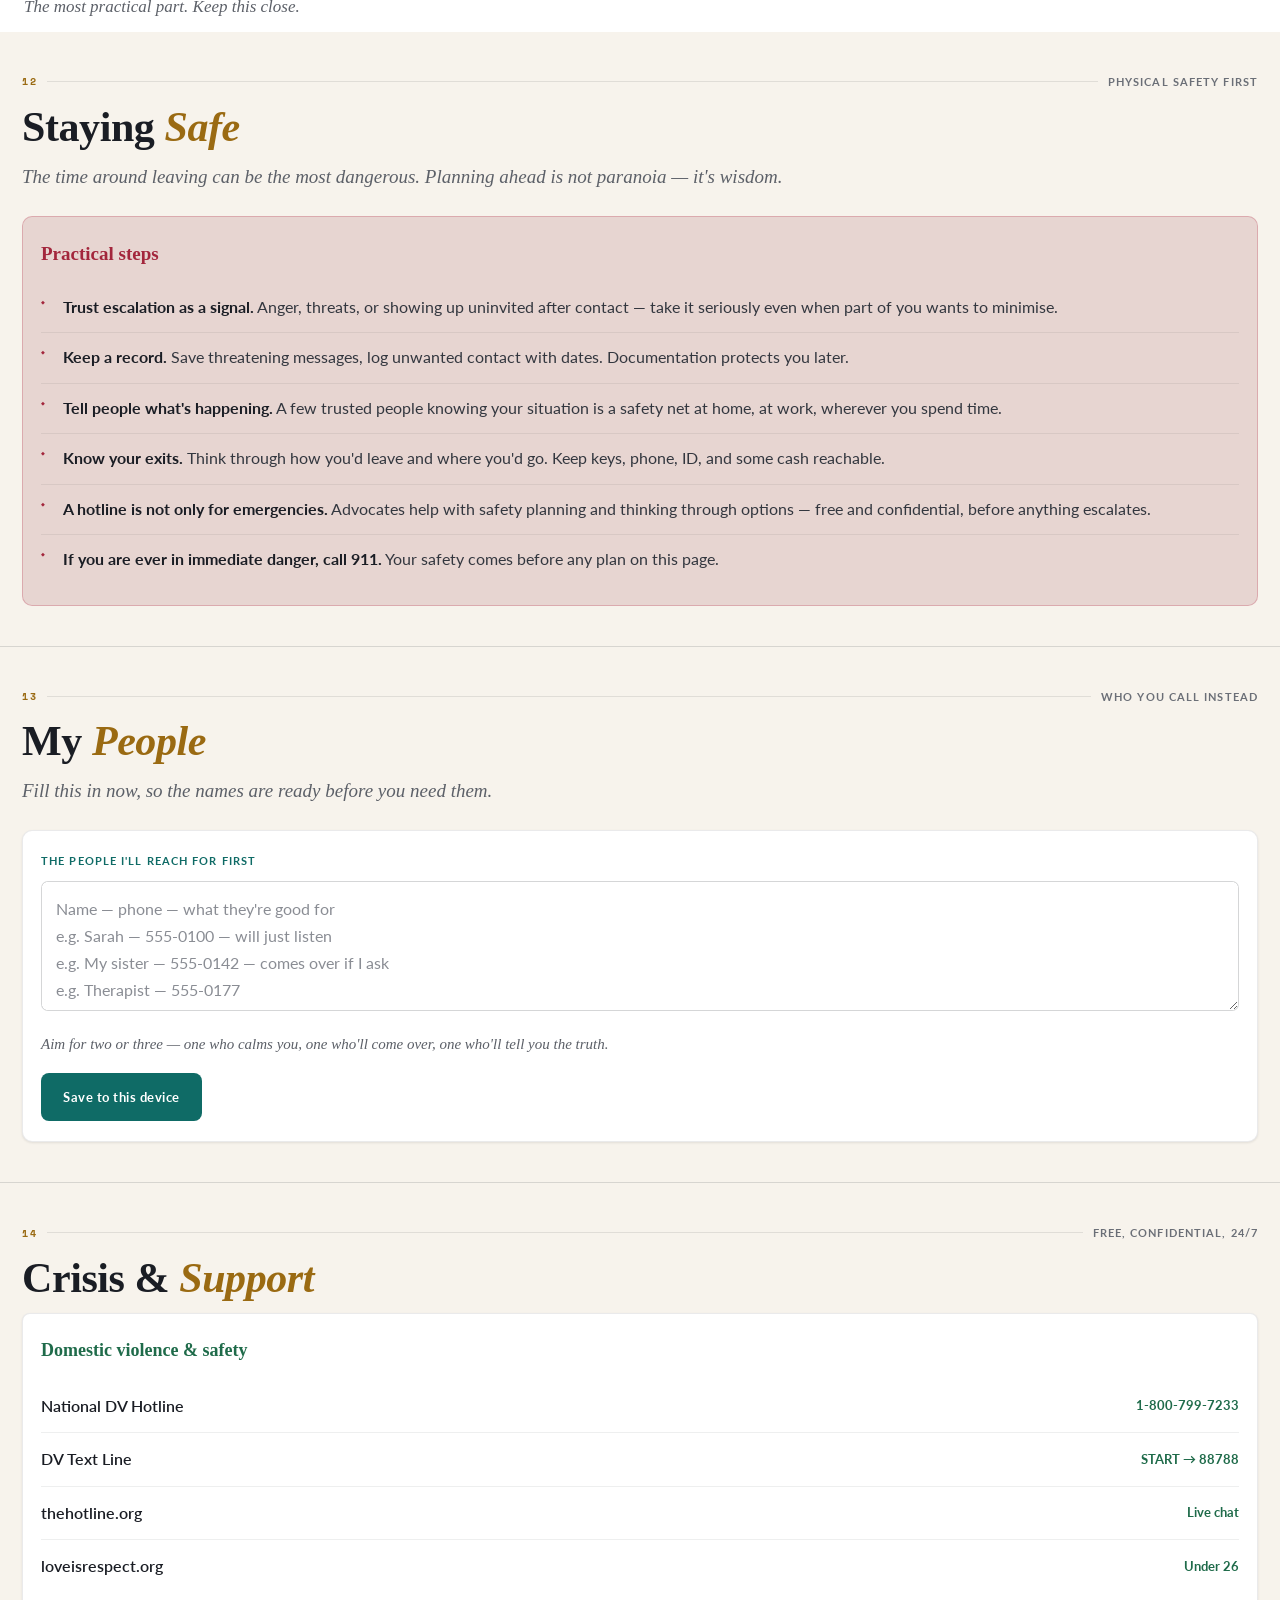
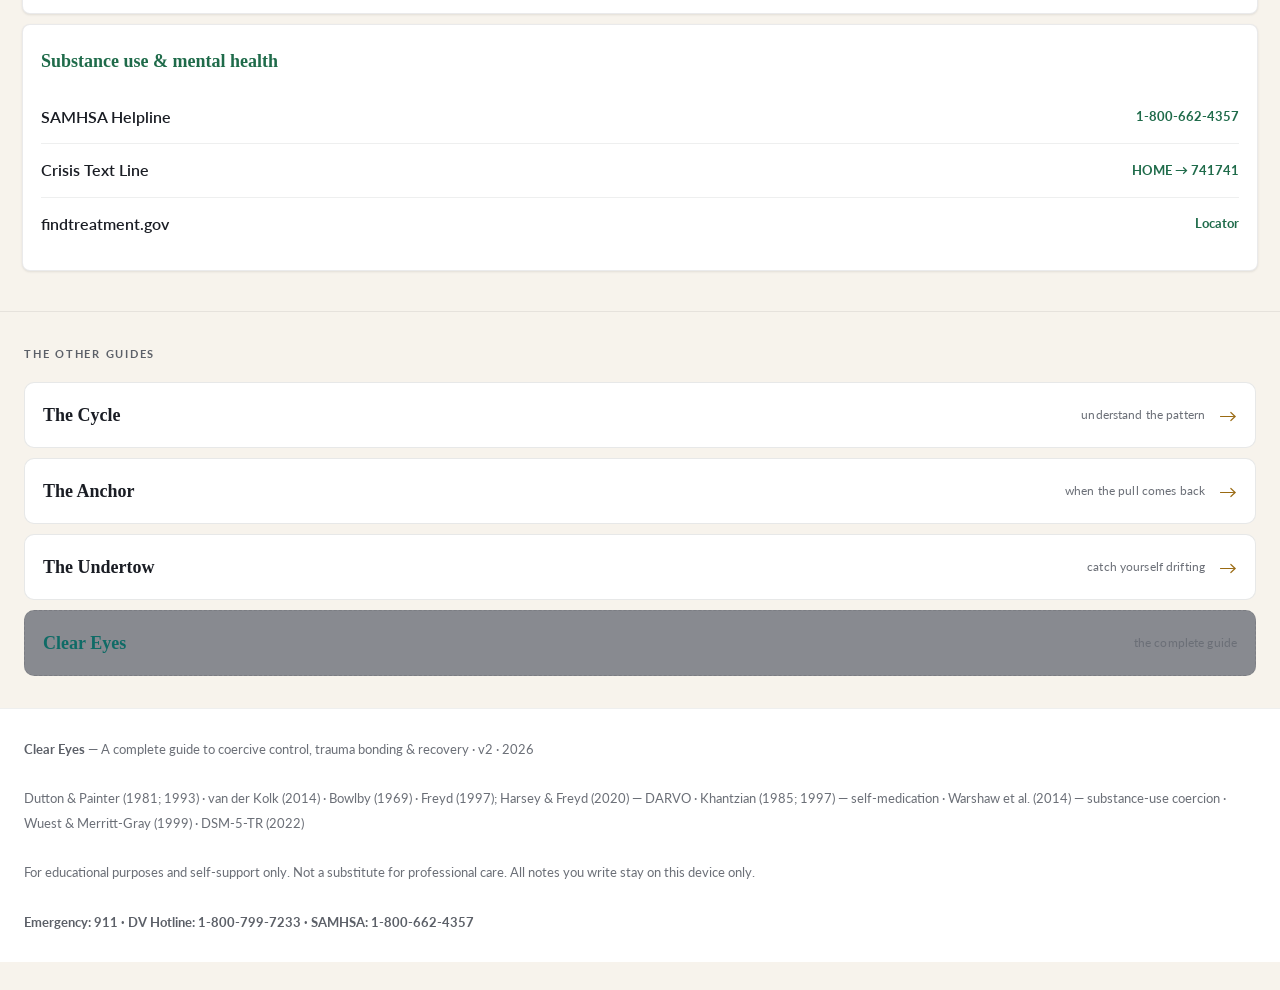
<file: clear-eyes.html>
<!DOCTYPE html>
<html lang="en">
<head>
<meta charset="UTF-8">
<meta name="viewport" content="width=device-width, initial-scale=1.0, viewport-fit=cover">
<meta name="apple-mobile-web-app-capable" content="yes">
<meta name="apple-mobile-web-app-status-bar-style" content="default">
<meta name="apple-mobile-web-app-title" content="Clear Eyes">
<meta name="theme-color" content="#f7f3ec">
<link rel="manifest" href="manifest.json">
<link rel="apple-touch-icon" href="icon-192.png">
<title>Clear Eyes — A Complete Guide to Coercive Control &amp; Recovery</title>
<link href="https://fonts.googleapis.com/css2?family=Cormorant+Garant:ital,wght@0,400;0,600;0,700;1,400;1,600&family=Space+Mono:wght@400;700&family=Lato:wght@300;400;700&display=swap" rel="stylesheet">
<link rel="stylesheet" href="shared.css">
<style>
.cover::before{background:radial-gradient(ellipse 120% 60% at 78% 12%,rgba(196,136,42,.1),transparent 55%),radial-gradient(ellipse 90% 100% at 8% 85%,rgba(26,92,92,.08),transparent 60%)}
.cover-eyebrow{color:var(--gold)}
.cover-eyebrow::before{background:var(--gold)}
.cover h1 em{color:var(--gold-b)}
.cover-rule{background:var(--gold)}
.pb{background:var(--gold)}
.cover-toc{margin-top:22px;display:flex;flex-direction:column;gap:0}
.cover-toc a{display:flex;align-items:baseline;gap:12px;padding:11px 0;border-top:1px solid var(--border);font-family:'Space Mono',monospace;font-size:10px;letter-spacing:.06em;color:var(--mist);text-decoration:none;text-transform:uppercase;transition:color .15s}
.cover-toc a:last-child{border-bottom:1px solid var(--border)}
.cover-toc a .n{color:var(--gold-b);font-weight:700;font-size:9px;min-width:22px;flex-shrink:0}
.cover-toc a:active{color:var(--gold-b)}
</style>
</head>
<body>

<div class="pb" id="pb"></div>

<nav class="sitenav">
  <a class="sitenav-home" href="index.html"><span>CLEAR EYES</span></a>
  <div class="sitenav-pages">
    <a href="the-cycle.html">The Cycle</a>
    <a href="the-anchor.html">The Anchor</a>
    <a href="the-undertow.html">The Undertow</a>
    <a href="clear-eyes.html" class="here">Clear Eyes</a>
  </div>
</nav>

<nav class="nav">
  <div class="nav-logo">CE</div>
  <a href="#part-understand">Part I</a>
  <a href="#part-blame">Part II</a>
  <a href="#part-leave">Part III</a>
  <a href="#part-help">Part IV</a>
</nav>

<header class="cover">
  <div class="cover-eyebrow">The complete guide</div>
  <h1>CLEAR<br><em>EYES</em></h1>
  <div class="cover-rule"></div>
  <p class="cover-sub">Understanding coercive control and trauma bonding — and finding your way out and staying out — even when the blame has landed on you.</p>
  <div class="cover-note">Understand · Recognise · Leave · Stay Gone · 2026</div>
  <nav class="cover-toc">
    <a href="#part-understand"><span class="n">I</span><span>Understanding what happened</span></a>
    <a href="#part-blame"><span class="n">II</span><span>The blame, guilt &amp; your own struggles</span></a>
    <a href="#part-leave"><span class="n">III</span><span>Leaving &amp; staying gone</span></a>
    <a href="#part-help"><span class="n">IV</span><span>Safety, your people &amp; help</span></a>
  </nav>
</header>

<!-- STATS -->
<div class="stats up">
  <div class="stat"><div class="stat-n">~7×</div><div class="stat-l">Commonly cited attempts to leave before final exit*</div></div>
  <div class="stat"><div class="stat-n">0.5–6%</div><div class="stat-l">Estimated NPD prevalence range, US adults**</div></div>
  <div class="stat"><div class="stat-n">43%</div><div class="stat-l">Female survivors report substance-use coercion***</div></div>
  <div class="stat"><div class="stat-n">0</div><div class="stat-l">Times it was your fault</div></div>
</div>
<div class="stat-footnotes up">
  <p>* Widely cited by advocacy organisations (helpline-collated data, not peer-reviewed); some sources cite 8. Treat as illustrative — leaving is rarely one clean event.</p>
  <p>** 6.2% is the high end of one 2008 survey (NESARC, broad criteria); DSM-5-TR and most clinical sources estimate ~0.5–5%.</p>
  <p>*** Warshaw et al. (2014), National Center on Domestic Violence, Trauma &amp; Mental Health.</p>
</div>

<!-- ============ PART I ============ -->
<div class="part-head" id="part-understand">
  <div class="pt-label">Part One</div>
  <div class="pt-title">Understanding What Happened</div>
  <div class="pt-sub">You can't trust-fall out of a trap you can't see. First, the shape of it.</div>
</div>

<section class="sec" id="cycle">
  <div class="eyebrow up"><span class="eyebrow-n">01</span><div class="eyebrow-line"></div><span class="eyebrow-tag">The four phases</span></div>
  <h2 class="up">The <em>Cycle</em></h2>
  <p class="lead up">Four phases. Repeating. Each loop tightens the bond and makes the last one feel further away than it was.</p>

  <div class="framing up">
    <h4>A note on language before we begin</h4>
    <p>This guide uses "narcissistic abuse" because that's how many people first find their experience named. But know this: <strong>"narcissistic abuse" is not a clinical diagnosis</strong>, and most people who abuse do not have a diagnosable personality disorder. Abuse is a <strong>pattern of coercive control</strong> — a series of choices. <strong>You do not need to diagnose anyone to recognise harm and act on it.</strong></p>
  </div>

  <div class="phase-stack up">
    <div class="phase p1">
      <div class="phase-tag"><span class="phase-dot"></span>Phase 1</div>
      <h3>Idealize</h3><span class="phase-aka">Love Bombing</span>
      <p>Overwhelming affection and praise. They reflect your best qualities back — you feel profoundly seen. That feeling is real. What isn't real is that they caused it. You were, in part, falling for your own goodness reflected back.</p>
      <div class="phase-feel">"I've never felt this understood." — You're experiencing your own light shown back to you.</div>
    </div>
    <div class="phase p2">
      <div class="phase-tag"><span class="phase-dot"></span>Phase 2</div>
      <h3>Devalue</h3><span class="phase-aka">Criticism, Cold, Contempt</span>
      <p>Warmth is withdrawn without warning. Criticism begins, then escalates. You ask what you did wrong. The answer is nothing — but the question itself is the point. You're now doing double work: managing your pain and theirs.</p>
      <div class="phase-feel">"What did I do? I've been trying so hard." — The confusion is the mechanism, not a side effect.</div>
    </div>
    <div class="phase p3">
      <div class="phase-tag"><span class="phase-dot"></span>Phase 3</div>
      <h3>Discard</h3><span class="phase-aka">Withdrawal, Abandonment</span>
      <p>They leave or go silent. The threat of abandonment activates your deepest survival wiring — the brain treats it like physical danger. Not weakness: neurobiology doing exactly what it was built to do.</p>
      <div class="phase-feel">"I can't breathe without them." — What feels like love here is a nervous system in alarm.</div>
    </div>
    <div class="phase p4">
      <div class="phase-tag"><span class="phase-dot"></span>Phase 4</div>
      <h3>Hoover</h3><span class="phase-aka">The Return</span>
      <p>They come back — apologies, promises, the person you first met. Your brain's reward, bonding, and stress systems shift at once, overlapping with the brain's addiction pathways. He is not choosing you. He is choosing what you provide. The cycle restarts, deeper than before.</p>
      <div class="phase-feel">"This is the real them. It'll be different now." — It felt exactly like this last time too. (Dutton &amp; Painter, 1993)</div>
    </div>
  </div>

  <div class="warrant up">
    <p>Two necessary conditions produce trauma bonding: a <strong>power imbalance</strong> (financial, social, emotional, or physical control) and <strong>intermittent reinforcement</strong> (unpredictable alternation of warmth and harm). Both must be present. Together they build a dependency that logic alone rarely breaks. (Dutton &amp; Painter, 1981; 1993)</p>
  </div>
</section>

<section class="sec" id="engine">
  <div class="eyebrow up"><span class="eyebrow-n">02</span><div class="eyebrow-line"></div><span class="eyebrow-tag">The engine</span></div>
  <h2 class="up">Why It <em>Happens</em></h2>
  <p class="lead up">Understanding the source doesn't excuse it — it removes you from the centre of it.</p>

  <div class="framing up">
    <h4>One explanation, not the only one</h4>
    <p>The "self-hatred behind the mask" picture fits some abusive people well. <strong>It is a useful lens, not a settled fact, and does not describe every abuser.</strong> Some who harm feel little inner conflict. Either way: the cause lives in them, not in you.</p>
  </div>

  <div class="up">
    <div class="insight"><div class="insight-q">Why are they so cruel?</div><div class="insight-a">In the vulnerable narcissism pattern, shame mediates the link to aggression — self-hatred is directed outward. In the grandiose pattern, cruelty can be more deliberate. Either way: <strong>the cruelty originated in them, and was never earned by you.</strong></div></div>
    <div class="insight"><div class="insight-q">Why build you up, then tear you down?</div><div class="insight-a">When you reflect their idealised self back, they're warm. When you show something true, they can't bear it. <strong>They attack the mirror, not the woman.</strong></div></div>
    <div class="insight"><div class="insight-q">Why do they keep coming back?</div><div class="insight-a">Not for you — for what you provide. <strong>They come back for the supply, not the person. They may not know the difference.</strong></div></div>
    <div class="insight"><div class="insight-q">Why is nothing ever enough?</div><div class="insight-a">Because the problem was never your performance. <strong>You were never the cause. You could never be the cure.</strong></div></div>
  </div>
</section>

<!-- ============ PART II ============ -->
<div class="part-head" id="part-blame">
  <div class="pt-label">Part Two</div>
  <div class="pt-title">The Blame, The Guilt &amp; Your Own Struggles</div>
  <div class="pt-sub">If you've been told you're the real problem — the drinker, the unstable one, the reason it all happens — this part is for you.</div>
</div>

<section class="sec" id="blame">
  <div class="eyebrow up"><span class="eyebrow-n">03</span><div class="eyebrow-line"></div><span class="eyebrow-tag">"But maybe I really am the problem"</span></div>
  <h2 class="up">When You're Carrying <em>Your Own Struggles</em></h2>
  <p class="lead up">Drinking. Using. Depression. Anger that scares you. If you have struggles of your own, you may have been told they are the reason for everything. Let's look at that honestly — and fairly.</p>

  <p class="body up"><strong>Two things can be real at the same time.</strong> You can have a genuine problem with alcohol or drugs — one that deserves real care — <em>and</em> be the target of abuse that you did nothing to earn. Neither cancels the other. Neither is permission for the other.</p>
  <p class="body up">An abusive partner needs you to believe these two facts are the same fact. They need "you drink" to mean "so this is your fault." It does not. <strong>A drinking problem is something to heal. It is never a reason to be controlled, frightened, or harmed.</strong></p>

  <div class="twotruths up">
    <div class="tt"><h3>True: you may have a real problem</h3><p>Your substance use, your depression, your reactions — these can be real and worth addressing with honest, compassionate help. Naming them isn't agreeing with your abuser; it's taking your own life back.</p></div>
    <div class="tt"><div class="amp">— and at the same time —</div></div>
    <div class="tt"><h3>True: it does not justify the abuse</h3><p>Nothing about your struggles makes you deserve fear, control, or harm. There is no amount of drinking that earns abuse. The harm was a choice someone else made — every single time.</p></div>
  </div>

  <div class="warrant up"><p>"I wasn't a perfect partner" is true of every human being alive. It is not the same as "I caused the abuse." Hold the first with honesty. Put the second down — it was never yours.</p></div>
</section>

<div class="pull plum up">They didn't hurt you because you drank. Many people drink and are never harmed for it. They hurt you because they chose to — and your struggle just gave them a story that let them keep choosing it.</div>

<section class="sec" id="weaponized">
  <div class="eyebrow up"><span class="eyebrow-n">04</span><div class="eyebrow-line"></div><span class="eyebrow-tag">Substance-use coercion &amp; DARVO</span></div>
  <h2 class="up">How Your Struggle Gets <em>Weaponized</em></h2>
  <p class="lead up">This has a name. Researchers call it "substance-use coercion" — a recognised tactic of control. Once you see the moves, they lose some of their grip.</p>

  <div class="weapon-stack up">
    <div class="weapon">
      <div class="said">You're a drunk — no one will ever believe you.</div>
      <div class="truth-label">What's really happening</div>
      <p>This is about <strong>credibility</strong>. By making your struggle the headline, they ensure your word can be dismissed if you ever reach out — to police, family, or a court. Undermining your believability is a documented control tactic, not an accident.</p>
    </div>
    <div class="weapon">
      <div class="said">Look what you made me do. If you weren't like this, I wouldn't have to.</div>
      <div class="truth-label">What's really happening</div>
      <p>This is <strong>DARVO</strong> — Deny, Attack, Reverse Victim &amp; Offender. They deny the harm, attack your stability, and flip the roles so you become the offender. Research links DARVO directly to increased self-blame in the person being harmed. The guilt you feel is the tactic <em>working</em>.</p>
    </div>
    <div class="weapon">
      <div class="said">Here, have another. Let's just drink and forget the fight.</div>
      <div class="truth-label">What's really happening</div>
      <p>Encouraging your use keeps you <strong>easier to control</strong> — less able to plan, remember clearly, or leave. Studies report that a majority of abusers actively discourage or sabotage attempts to get sober, because your dependence serves them.</p>
    </div>
    <div class="weapon">
      <div class="said">I'll tell them you're an unfit mother. They'll take the kids.</div>
      <div class="truth-label">What's really happening</div>
      <p>Threats to use your struggles against you in custody or with authorities are designed to <strong>trap you in place</strong>. They are frightening precisely because they hold a grain of plausibility — which is what makes documentation and an advocate so important (see Part Four).</p>
    </div>
  </div>

  <div class="framing up">
    <h4>If you ever lashed back</h4>
    <p>Many people who are cornered eventually shout, throw something, or hit back — then are told <em>they</em> are the abuser. Clinicians increasingly call this a <strong>reactive defence</strong>, not abuse: a survival response to sustained provocation. A single defensive reaction inside a long pattern of control is not the same as the pattern itself.</p>
  </div>
</section>

<section class="sec" id="loop">
  <div class="eyebrow up"><span class="eyebrow-n">05</span><div class="eyebrow-line"></div><span class="eyebrow-tag">Why the drinking grew</span></div>
  <h2 class="up">The Pain Loop — and <em>How It Breaks</em></h2>
  <p class="lead up">If your use got worse during the relationship, there's a reason that has nothing to do with weakness.</p>

  <div class="loop-card up">
    <div class="loop-step"><div class="loop-num">1</div><p><strong>The harm</strong> — fear, humiliation, chronic stress with no safe outlet.</p></div>
    <div class="loop-arrow">↓</div>
    <div class="loop-step"><div class="loop-num">2</div><p><strong>The numbing</strong> — a drink quiets the alarm. For a moment, you can breathe. (Research calls this self-medication; trauma usually comes <em>first</em>, the substance after.)</p></div>
    <div class="loop-arrow">↓</div>
    <div class="loop-step"><div class="loop-num">3</div><p><strong>The blame</strong> — "See? You're the drunk. This is you." The use becomes their evidence, and your shame.</p></div>
    <div class="loop-arrow">↓</div>
    <div class="loop-step"><div class="loop-num">4</div><p><strong>More harm, more shame</strong> — which makes the next drink make more sense. The loop tightens.</p></div>
  </div>

  <div class="loop-break up">
    <p>Because the trauma and the substance are <em>linked</em>, treating them together works. The current standard of care is <strong>integrated, trauma-informed treatment</strong> — addressing the pain and the substance use as one connected thing. You don't have to "get clean first to deserve help with the abuse," or vice versa. Both, together, is what the evidence supports.</p>
  </div>

  <div class="warrant up"><p>You are not a bad person with a drinking problem. You may be a hurt person who found the only relief that was available. That reframe isn't an excuse — it's the doorway to the right kind of help.</p></div>
</section>

<div class="pull green up">Getting honest about your own struggles and refusing to carry the blame for someone else's cruelty are not opposites. They're the same act of self-respect.</div>

<!-- ============ PART III ============ -->
<div class="part-head" id="part-leave">
  <div class="pt-label">Part Three</div>
  <div class="pt-title">Leaving &amp; Staying Gone</div>
  <div class="pt-sub">Knowing the cycle isn't enough — because when the pull comes, clarity vanishes. This part is for that moment.</div>
</div>

<section class="sec" id="first">
  <div class="eyebrow up"><span class="eyebrow-n">06</span><div class="eyebrow-line"></div><span class="eyebrow-tag">Before anything else</span></div>
  <h2 class="up">When The Pull <em>Comes Back</em></h2>
  <p class="lead up">You're reading this because a clear-headed version of you knew a foggy version might return. Listen to the clear one.</p>

  <div class="truthcard up">
    <p class="big">If you feel the pull to go back — stop here and breathe.</p>
    <p>The pull is <em>real</em>. But real is not the same as <em>true</em>. Research on traumatic bonding identifies two conditions that created this pull: a <strong>power imbalance</strong> and <strong>intermittent reinforcement</strong>. What feels like love right now is often those two things working as designed.</p>
    <p>You did not leave because you were confused. <strong>You're confused now because you left.</strong> That's the cycle doing what it was built to do — not proof you were wrong.</p>
    <p>You don't have to decide anything this moment. <em>You just have to not act yet.</em> Read on. Then wait.</p>
  </div>
</section>

<section class="sec" id="card">
  <div class="eyebrow up"><span class="eyebrow-n">07</span><div class="eyebrow-line"></div><span class="eyebrow-tag">Keep this where you'll find it</span></div>
  <h2 class="up">The <em>Card</em></h2>
  <p class="lead up">If you only have ten seconds, keep this. Screenshot it.</p>

  <div class="card-shot up">
    <h3>When the pull comes, before I respond:</h3>
    <ol>
      <li>I won't reply for at least <strong>48 hours.</strong> Nothing real falls apart in 48 hours.</li>
      <li>I'll contact <strong>one safe person</strong> before I contact them.</li>
      <li>I'll re-read my own reasons for leaving.</li>
      <li>I'll remember: the warmth always came back right before it vanished again.</li>
      <li>This feeling passes whether or not I go back. Going back is the only choice that can't be undone.</li>
      <li>My drinking or struggle is not a reason to return. Their story about it was never the truth.</li>
    </ol>
  </div>
</section>

<section class="sec" id="hoover">
  <div class="eyebrow up"><span class="eyebrow-n">08</span><div class="eyebrow-line"></div><span class="eyebrow-tag">The return — "hoovering"</span></div>
  <h2 class="up">Is It <em>Happening Again?</em></h2>
  <p class="lead up">The pull back in rarely looks like danger. It looks like hope. Tap each one that's happening.</p>

  <ul class="checklist up" id="hooverlist">
    <li class="check-item"><div class="check-box"></div><div class="check-text"><strong>A sweeping apology</strong>The words you always wanted — with no real change behind them.</div></li>
    <li class="check-item"><div class="check-box"></div><div class="check-text"><strong>"I've changed / I'm getting help now"</strong>Real change shows up over months of action, not in a message sent the week you left.</div></li>
    <li class="check-item"><div class="check-box"></div><div class="check-text"><strong>A sudden crisis</strong>They're sick, in trouble, "only you can help." Manufactured need pulls on your compassion.</div></li>
    <li class="check-item"><div class="check-box"></div><div class="check-text"><strong>"Remember when"</strong>Flooding you with Phase 1 memories — the version of them that rarely stayed.</div></li>
    <li class="check-item"><div class="check-box"></div><div class="check-text"><strong>Messages through other people</strong>Friends, family, or children carrying their message.</div></li>
    <li class="check-item"><div class="check-box"></div><div class="check-text"><strong>Perfect timing</strong>Contact landing on a holiday, anniversary, or hard day they knew about.</div></li>
    <li class="check-item"><div class="check-box"></div><div class="check-text"><strong>Using your struggle as a hook</strong>"You'll relapse without me." "You can't cope alone."</div></li>
    <li class="check-item"><div class="check-box"></div><div class="check-text"><strong>Pity, threats, or guilt</strong>"I can't live without you." "After everything I did." Different tactics, same goal.</div></li>
    <li class="check-item"><div class="check-box"></div><div class="check-text"><strong>Love-bombing, round two</strong>Gifts, intensity, the very beginning again. It felt like that the first time too.</div></li>
    <li class="check-item"><div class="check-box"></div><div class="check-text"><strong>Showing up uninvited</strong>At your door, work, your usual places. (If this frightens you, go to Part Four — Safety.)</div></li>
  </ul>
  <div class="check-tally" id="tally"></div>
</section>

<section class="sec" id="feeling">
  <div class="eyebrow up"><span class="eyebrow-n">09</span><div class="eyebrow-line"></div><span class="eyebrow-tag">Naming the fog</span></div>
  <h2 class="up">The Feeling Is Not <em>The Fact</em></h2>

  <div class="fvf up">
    <div class="fvf-row">
      <div class="fvf-cell feel"><div class="fvf-label">Feels like</div><p>"I miss them so much it hurts. That must mean it was love."</p></div>
      <div class="fvf-cell fact"><div class="fvf-label">Likely true</div><p>Missing and being safe with someone are different things. Withdrawal hurts. The ache is real; it isn't evidence.</p></div>
    </div>
    <div class="fvf-row">
      <div class="fvf-cell feel"><div class="fvf-label">Feels like</div><p>"Maybe I overreacted. Maybe it wasn't that bad."</p></div>
      <div class="fvf-cell fact"><div class="fvf-label">Likely true</div><p>Minimising is how you survived. Distance is letting the fog clear. Trust what you knew when you were clear.</p></div>
    </div>
    <div class="fvf-row">
      <div class="fvf-cell feel"><div class="fvf-label">Feels like</div><p>"They were right — I'm a mess. Who else would put up with me?"</p></div>
      <div class="fvf-cell fact"><div class="fvf-label">Likely true</div><p>That belief was constructed through systematic isolation — a documented tactic. It is not a fact about your future.</p></div>
    </div>
    <div class="fvf-row">
      <div class="fvf-cell feel"><div class="fvf-label">Feels like</div><p>"If I just explain it right this time, they'll finally get it."</p></div>
      <div class="fvf-cell fact"><div class="fvf-label">Likely true</div><p>You've explained it many times. The problem was never your words. One more conversation is the hook, not the solution.</p></div>
    </div>
  </div>
</section>

<div class="pull teal up">You're not going back to the person who hurt you. You're going back to the hope of the person they pretended to be. That person was never available to stay.</div>

<section class="sec" id="reasons">
  <div class="eyebrow up"><span class="eyebrow-n">10</span><div class="eyebrow-line"></div><span class="eyebrow-tag">Your own voice, for later</span></div>
  <h2 class="up">My <em>Reasons</em></h2>
  <p class="lead up">Write these now, while you see clearly. A message to the version of you who forgets.</p>

  <div class="write-block up">
    <label for="reasons-why">Why I left / why I want to leave</label>
    <textarea id="reasons-why" placeholder="The things I never want to forget. The moments. How I felt in my own home. What I promised myself..."></textarea>
    <p class="write-hint">Be specific. Specific memories cut fog better than general ones — your future self needs the details.</p>
    <label for="reasons-promise" style="margin-top:18px">What I want for myself instead</label>
    <textarea id="reasons-promise" placeholder="The life I'm reaching for. How I want to feel when I wake up..."></textarea>
    <div class="save-row">
      <button class="save-btn" id="savebtn">Save to this device</button>
      <span class="save-status" id="savestatus">Saved.</span>
    </div>
    <p class="save-warn">⚠ Saves only on this device, in this browser — never sent anywhere. If others have access to this device, don't save here: screenshot to a private place or write on paper you keep safe.</p>
  </div>
</section>

<section class="sec" id="protocol">
  <div class="eyebrow up"><span class="eyebrow-n">11</span><div class="eyebrow-line"></div><span class="eyebrow-tag">A plan made in advance</span></div>
  <h2 class="up">If They <em>Reach Out</em></h2>
  <div class="protocol up">
    <div class="p-step"><div class="p-num"></div><div><h3>Don't respond right away</h3><p>Nothing genuine is lost by waiting. Put the phone down. 48 hours is a good floor.</p></div></div>
    <div class="p-step"><div class="p-num"></div><div><h3>Tell one safe person first</h3><p>"They reached out. I'm not okay right now." Saying it out loud breaks the secrecy the cycle depends on.</p></div></div>
    <div class="p-step"><div class="p-num"></div><div><h3>Re-read your own reasons</h3><p>The clear-headed you, talking to the you that's wavering. Believe that one.</p></div></div>
    <div class="p-step"><div class="p-num"></div><div><h3>Ask the harder question</h3><p>Not "do I miss them?" — you will. Ask: if nothing has actually changed, what would going back cost me?</p></div></div>
    <div class="p-step"><div class="p-num"></div><div><h3>For unavoidable contact, go grey rock</h3><p>Short, factual, unemotional. No feelings to feed on, no opening to widen. Document everything in writing.</p></div></div>
    <div class="p-step"><div class="p-num"></div><div><h3>Let the wave pass</h3><p>The intensity peaks and falls, usually within hours. You only have to outlast this one wave.</p></div></div>
  </div>
</section>

<!-- ============ PART IV ============ -->
<div class="part-head" id="part-help">
  <div class="pt-label">Part Four</div>
  <div class="pt-title">Safety, Your People &amp; Help</div>
  <div class="pt-sub">The most practical part. Keep this close.</div>
</div>

<section class="sec" id="safety">
  <div class="eyebrow up"><span class="eyebrow-n">12</span><div class="eyebrow-line"></div><span class="eyebrow-tag">Physical safety first</span></div>
  <h2 class="up">Staying <em>Safe</em></h2>
  <p class="lead up">The time around leaving can be the most dangerous. Planning ahead is not paranoia — it's wisdom.</p>

  <div class="safety up">
    <h3>Practical steps</h3>
    <ul>
      <li><strong>Trust escalation as a signal.</strong> Anger, threats, or showing up uninvited after contact — take it seriously even when part of you wants to minimise.</li>
      <li><strong>Keep a record.</strong> Save threatening messages, log unwanted contact with dates. Documentation protects you later.</li>
      <li><strong>Tell people what's happening.</strong> A few trusted people knowing your situation is a safety net at home, at work, wherever you spend time.</li>
      <li><strong>Know your exits.</strong> Think through how you'd leave and where you'd go. Keep keys, phone, ID, and some cash reachable.</li>
      <li><strong>A hotline is not only for emergencies.</strong> Advocates help with safety planning and thinking through options — free and confidential, before anything escalates.</li>
      <li><strong>If you are ever in immediate danger, call 911.</strong> Your safety comes before any plan on this page.</li>
    </ul>
  </div>
</section>

<section class="sec" id="people">
  <div class="eyebrow up"><span class="eyebrow-n">13</span><div class="eyebrow-line"></div><span class="eyebrow-tag">Who you call instead</span></div>
  <h2 class="up">My <em>People</em></h2>
  <p class="lead up">Fill this in now, so the names are ready before you need them.</p>

  <div class="write-block up">
    <label for="people-list">The people I'll reach for first</label>
    <textarea id="people-list" placeholder="Name — phone — what they're good for&#10;e.g. Sarah — 555-0100 — will just listen&#10;e.g. My sister — 555-0142 — comes over if I ask&#10;e.g. Therapist — 555-0177"></textarea>
    <p class="write-hint">Aim for two or three — one who calms you, one who'll come over, one who'll tell you the truth.</p>
    <div class="save-row">
      <button class="save-btn" id="savebtn2">Save to this device</button>
      <span class="save-status" id="savestatus2">Saved.</span>
    </div>
  </div>
</section>

<section class="sec" id="helplines">
  <div class="eyebrow up"><span class="eyebrow-n">14</span><div class="eyebrow-line"></div><span class="eyebrow-tag">Free, confidential, 24/7</span></div>
  <h2 class="up">Crisis &amp; <em>Support</em></h2>

  <div class="resources up">
    <h3>Domestic violence &amp; safety</h3>
    <ul class="res-list">
      <li><span class="res-n">National DV Hotline</span><span class="res-c">1-800-799-7233</span></li>
      <li><span class="res-n">DV Text Line</span><span class="res-c">START → 88788</span></li>
      <li><span class="res-n">thehotline.org</span><span class="res-c">Live chat</span></li>
      <li><span class="res-n">loveisrespect.org</span><span class="res-c">Under 26</span></li>
    </ul>
  </div>
  <div class="resources up" style="margin-top:10px">
    <h3>Substance use &amp; mental health</h3>
    <ul class="res-list">
      <li><span class="res-n">SAMHSA Helpline</span><span class="res-c">1-800-662-4357</span></li>
      <li><span class="res-n">Crisis Text Line</span><span class="res-c">HOME → 741741</span></li>
      <li><span class="res-n">findtreatment.gov</span><span class="res-c">Locator</span></li>
    </ul>
  </div>
</section>

<nav class="companions">
  <h4>The other guides</h4>
  <div class="comp-grid">
    <a class="comp-link" href="the-cycle.html"><span class="cl-name">The Cycle</span><span class="cl-desc">understand the pattern</span><span class="cl-arr">→</span></a>
    <a class="comp-link" href="the-anchor.html"><span class="cl-name">The Anchor</span><span class="cl-desc">when the pull comes back</span><span class="cl-arr">→</span></a>
    <a class="comp-link" href="the-undertow.html"><span class="cl-name">The Undertow</span><span class="cl-desc">catch yourself drifting</span><span class="cl-arr">→</span></a>
    <a class="comp-link current" href="clear-eyes.html"><span class="cl-name">Clear Eyes</span><span class="cl-desc">the complete guide</span><span class="cl-arr">→</span></a>
  </div>
</nav>

<footer>
  <strong>Clear Eyes</strong> — A complete guide to coercive control, trauma bonding &amp; recovery · v2 · 2026<br><br>
  Dutton &amp; Painter (1981; 1993) · van der Kolk (2014) · Bowlby (1969) · Freyd (1997); Harsey &amp; Freyd (2020) — DARVO · Khantzian (1985; 1997) — self-medication · Warshaw et al. (2014) — substance-use coercion · Wuest &amp; Merritt-Gray (1999) · DSM-5-TR (2022)<br><br>
  For educational purposes and self-support only. Not a substitute for professional care. All notes you write stay on this device only.<br><br>
  <strong>Emergency: 911 · DV Hotline: 1-800-799-7233 · SAMHSA: 1-800-662-4357</strong>
</footer>

<script>
if('serviceWorker' in navigator) navigator.serviceWorker.register('sw.js').catch(()=>{});

const pb=document.getElementById('pb');
addEventListener('scroll',()=>{const h=document.body.scrollHeight-innerHeight;pb.style.width=(h>0?scrollY/h*100:0)+'%'},{passive:true});

const obs=new IntersectionObserver(es=>es.forEach(x=>{if(x.isIntersecting){x.target.classList.add('in');obs.unobserve(x.target)}}),{threshold:.06,rootMargin:'0px 0px -30px 0px'});
document.querySelectorAll('.up').forEach(el=>obs.observe(el));
addEventListener('load',()=>document.querySelectorAll('.up').forEach(el=>{if(el.getBoundingClientRect().top<innerHeight)el.classList.add('in')}));

// checklist + tally
const list=document.getElementById('hooverlist');
const tally=document.getElementById('tally');
if(list) list.querySelectorAll('.check-item').forEach(item=>{
  item.addEventListener('click',()=>{
    item.classList.toggle('checked');
    const n=list.querySelectorAll('.check-item.checked').length;
    if(n===0){tally.classList.remove('show');return;}
    tally.classList.add('show');
    if(n===1) tally.textContent="You marked 1 sign. Even one is worth pausing on.";
    else if(n<=3) tally.textContent="You marked "+n+" signs. This looks like the return phase dressed up as something new. Slow down before responding.";
    else tally.textContent="You marked "+n+" signs. This is the cycle, clearly. The warmth is the bait. Go to 'If They Reach Out' and reach for one of your people first.";
  });
});

// local save
function wireSave(btnId,statusId,keys){
  const btn=document.getElementById(btnId);
  const st=document.getElementById(statusId);
  if(!btn) return;
  try{keys.forEach(k=>{const el=document.getElementById(k);const v=localStorage.getItem('ce_'+k);if(el&&v!==null)el.value=v;});}catch(e){}
  btn.addEventListener('click',()=>{
    try{keys.forEach(k=>{const el=document.getElementById(k);if(el)localStorage.setItem('ce_'+k,el.value)});st.textContent='Saved to this device.';}
    catch(e){st.textContent='Could not save — screenshot instead.';}
    st.classList.add('show');setTimeout(()=>st.classList.remove('show'),2800);
  });
}
wireSave('savebtn','savestatus',['reasons-why','reasons-promise']);
wireSave('savebtn2','savestatus2',['people-list']);
</script>
</body>
</html>
</file>
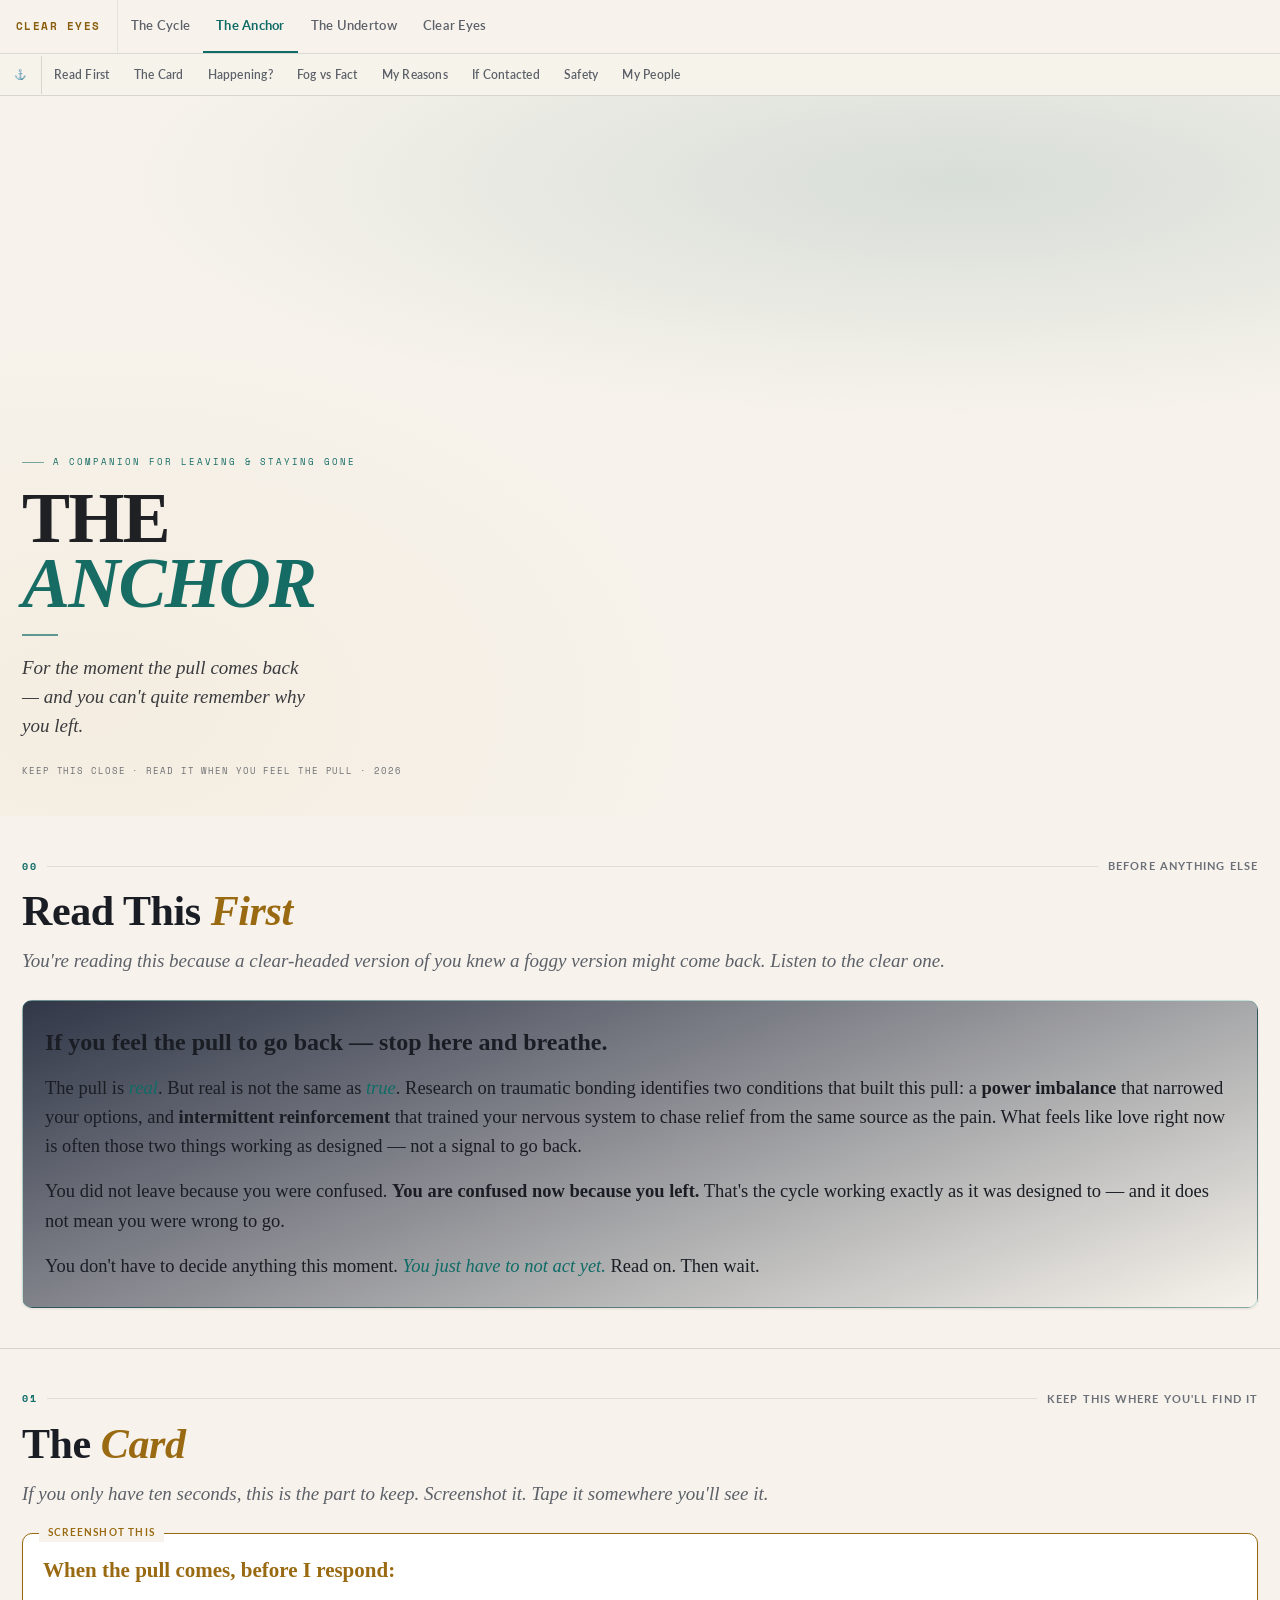
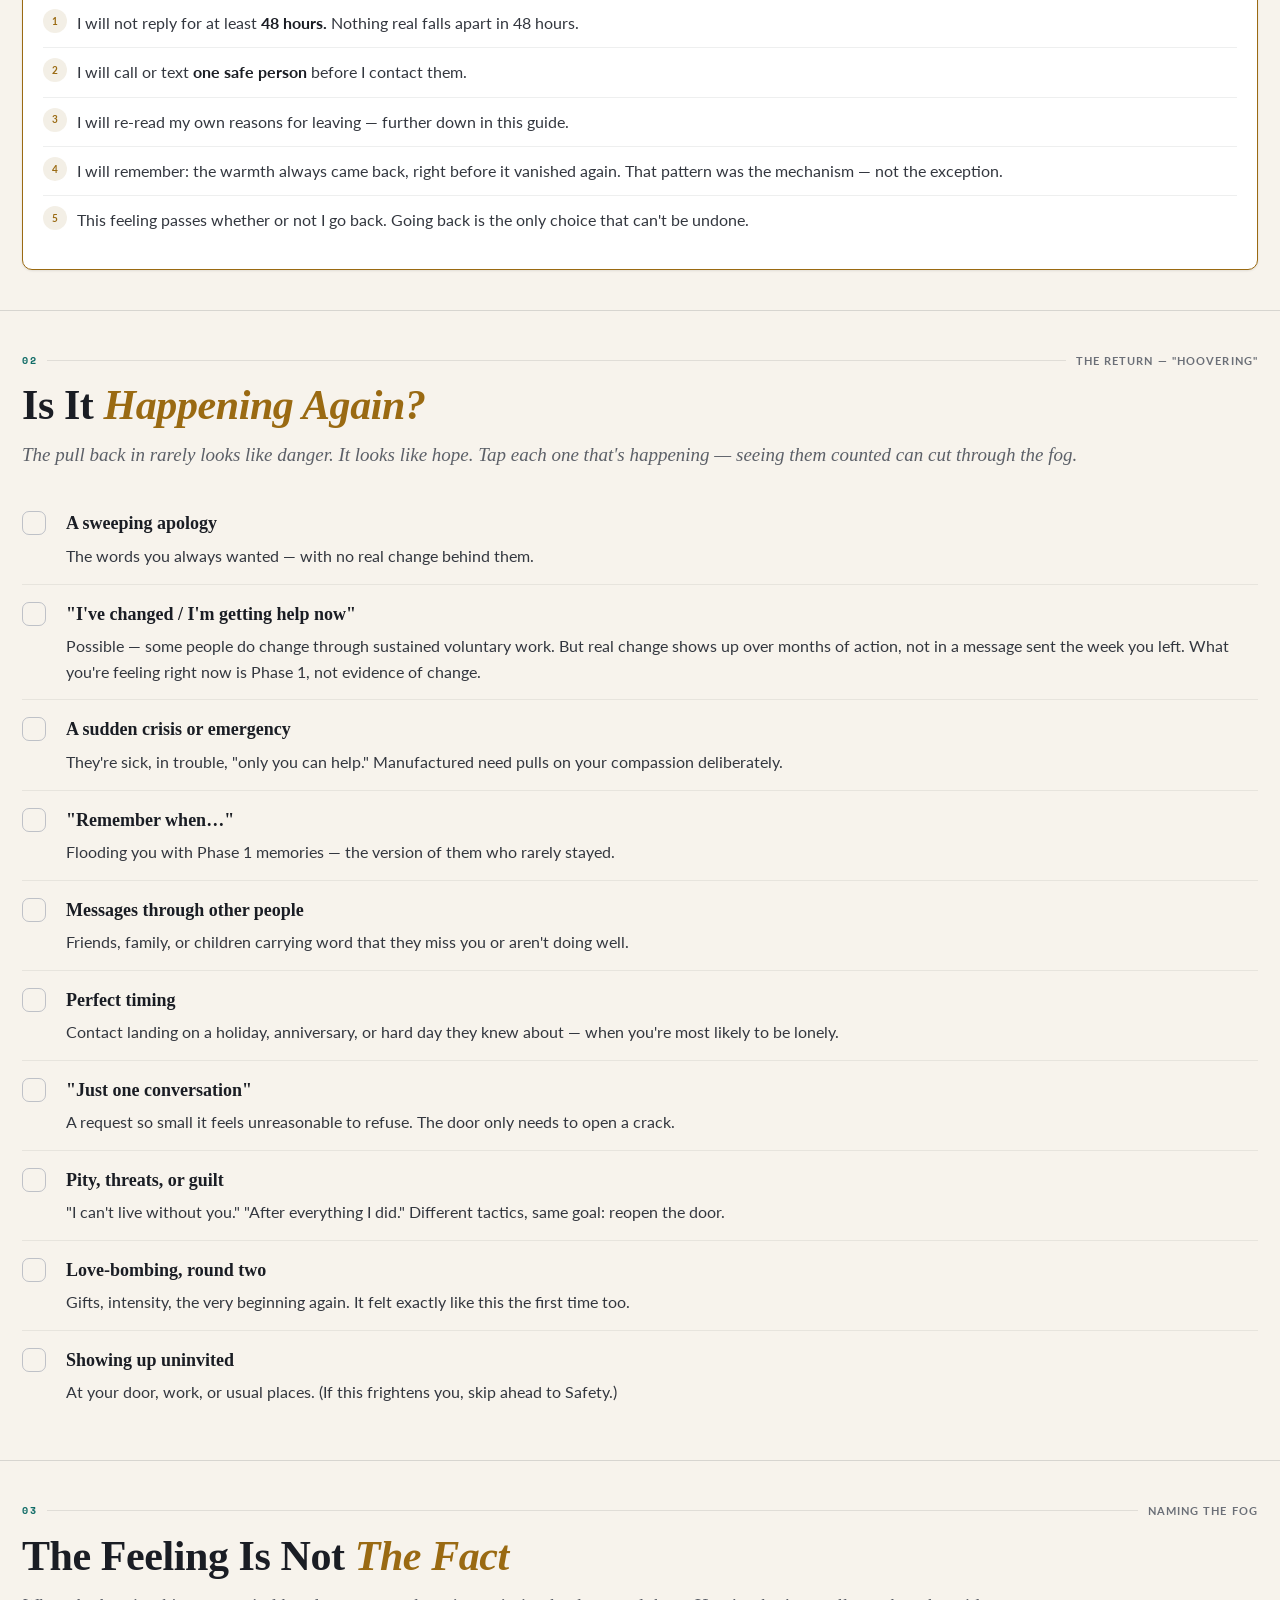
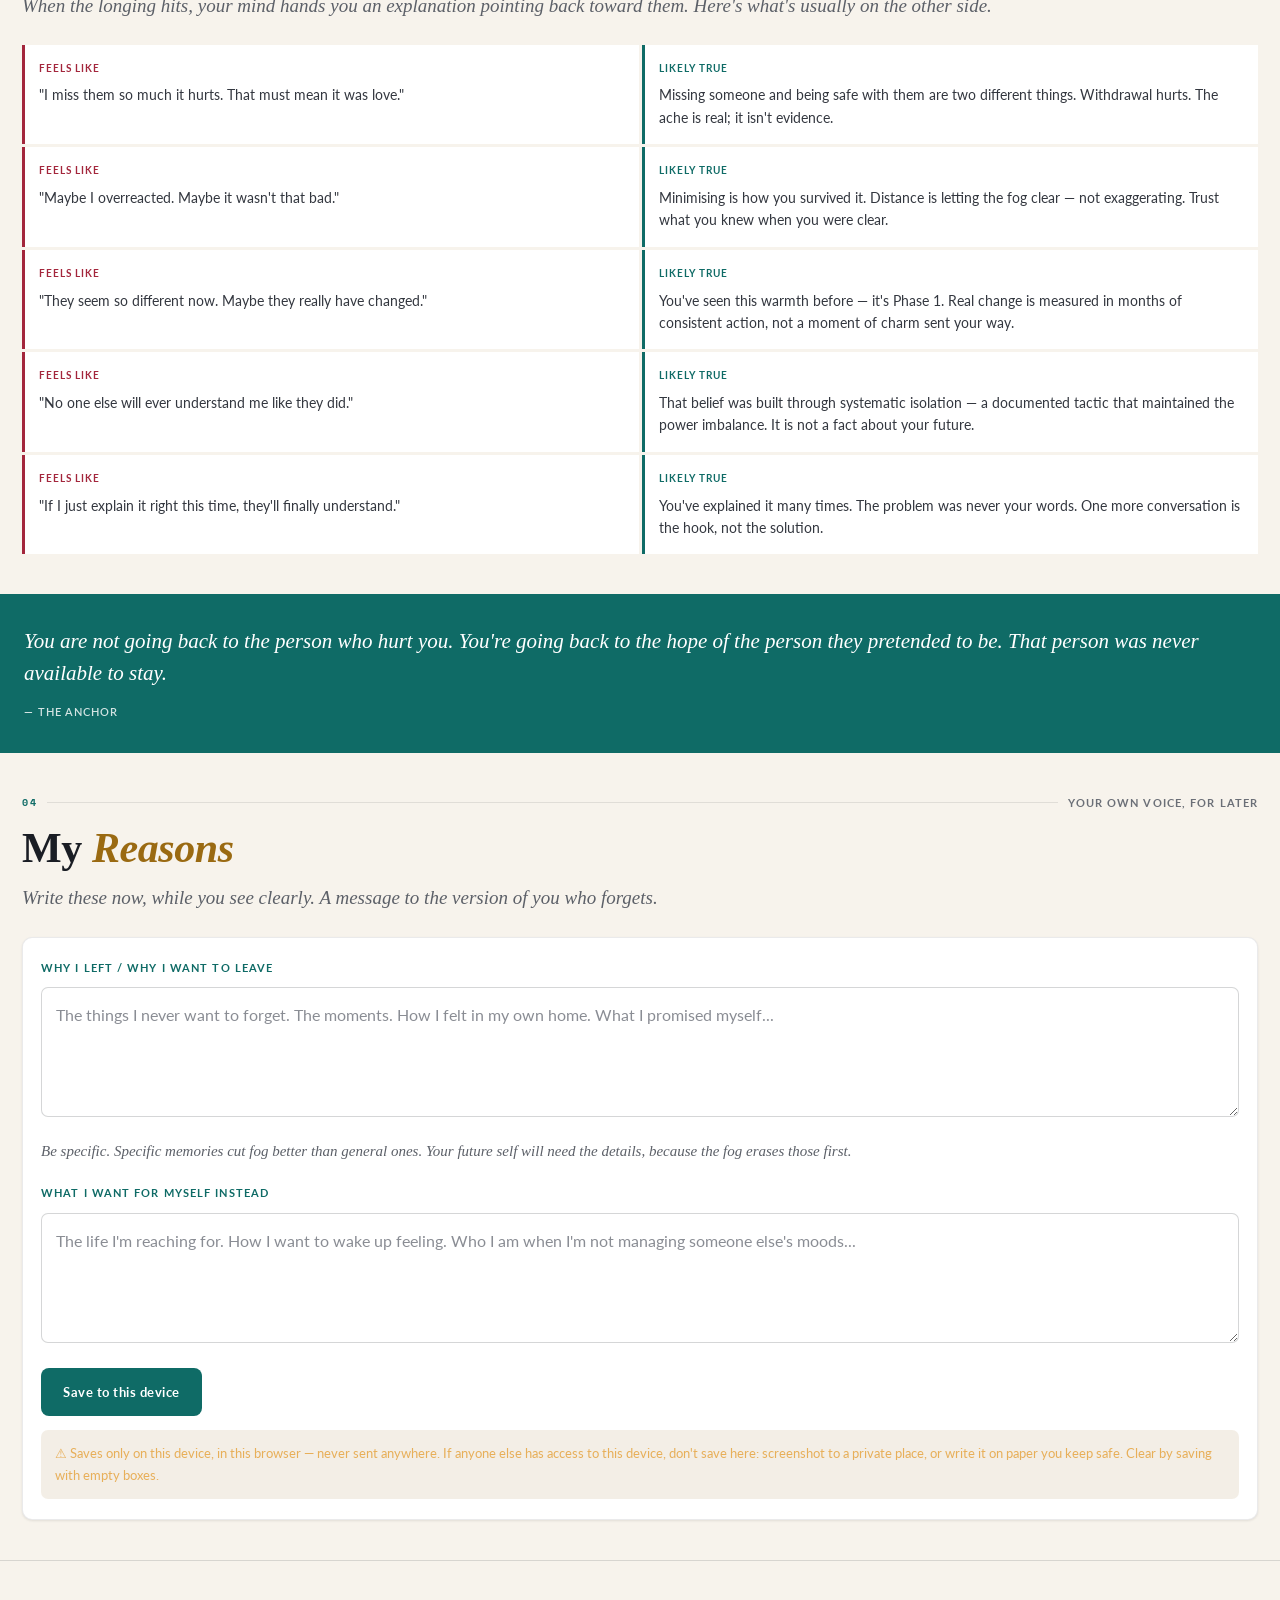
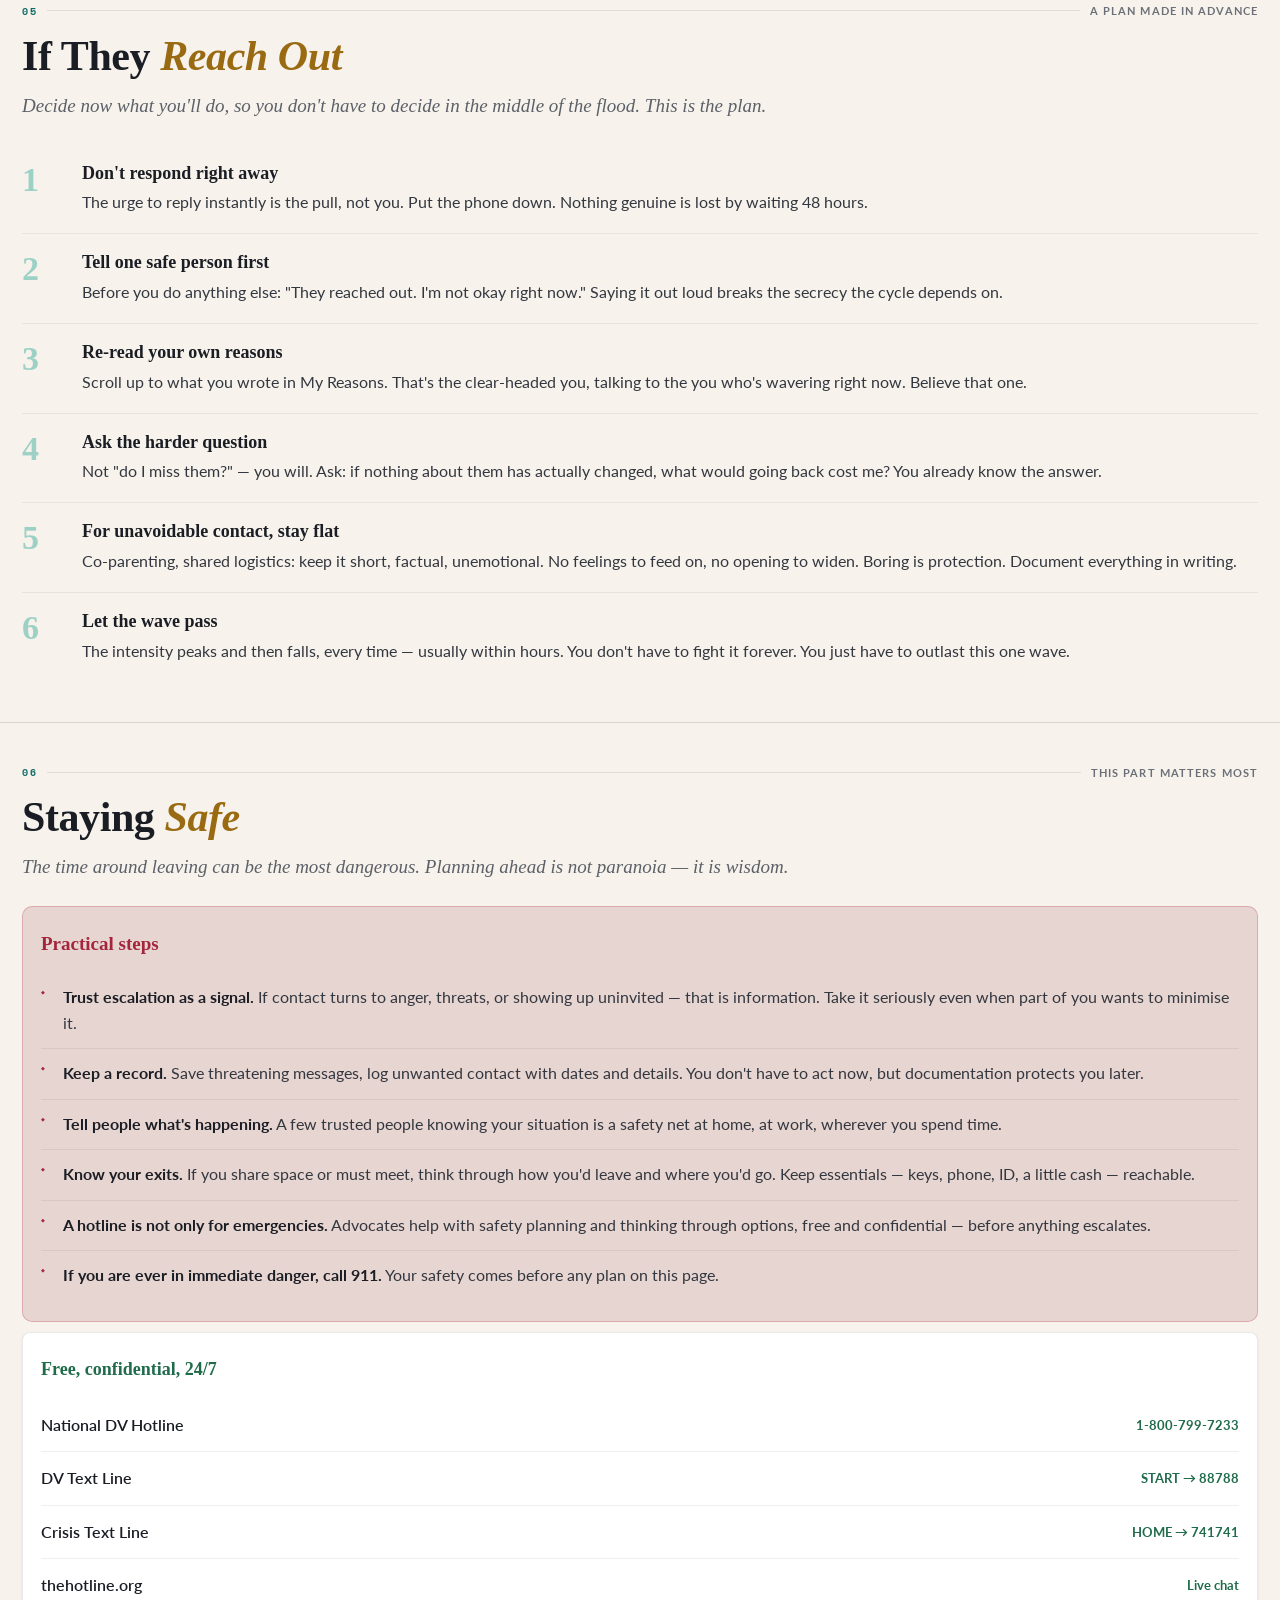
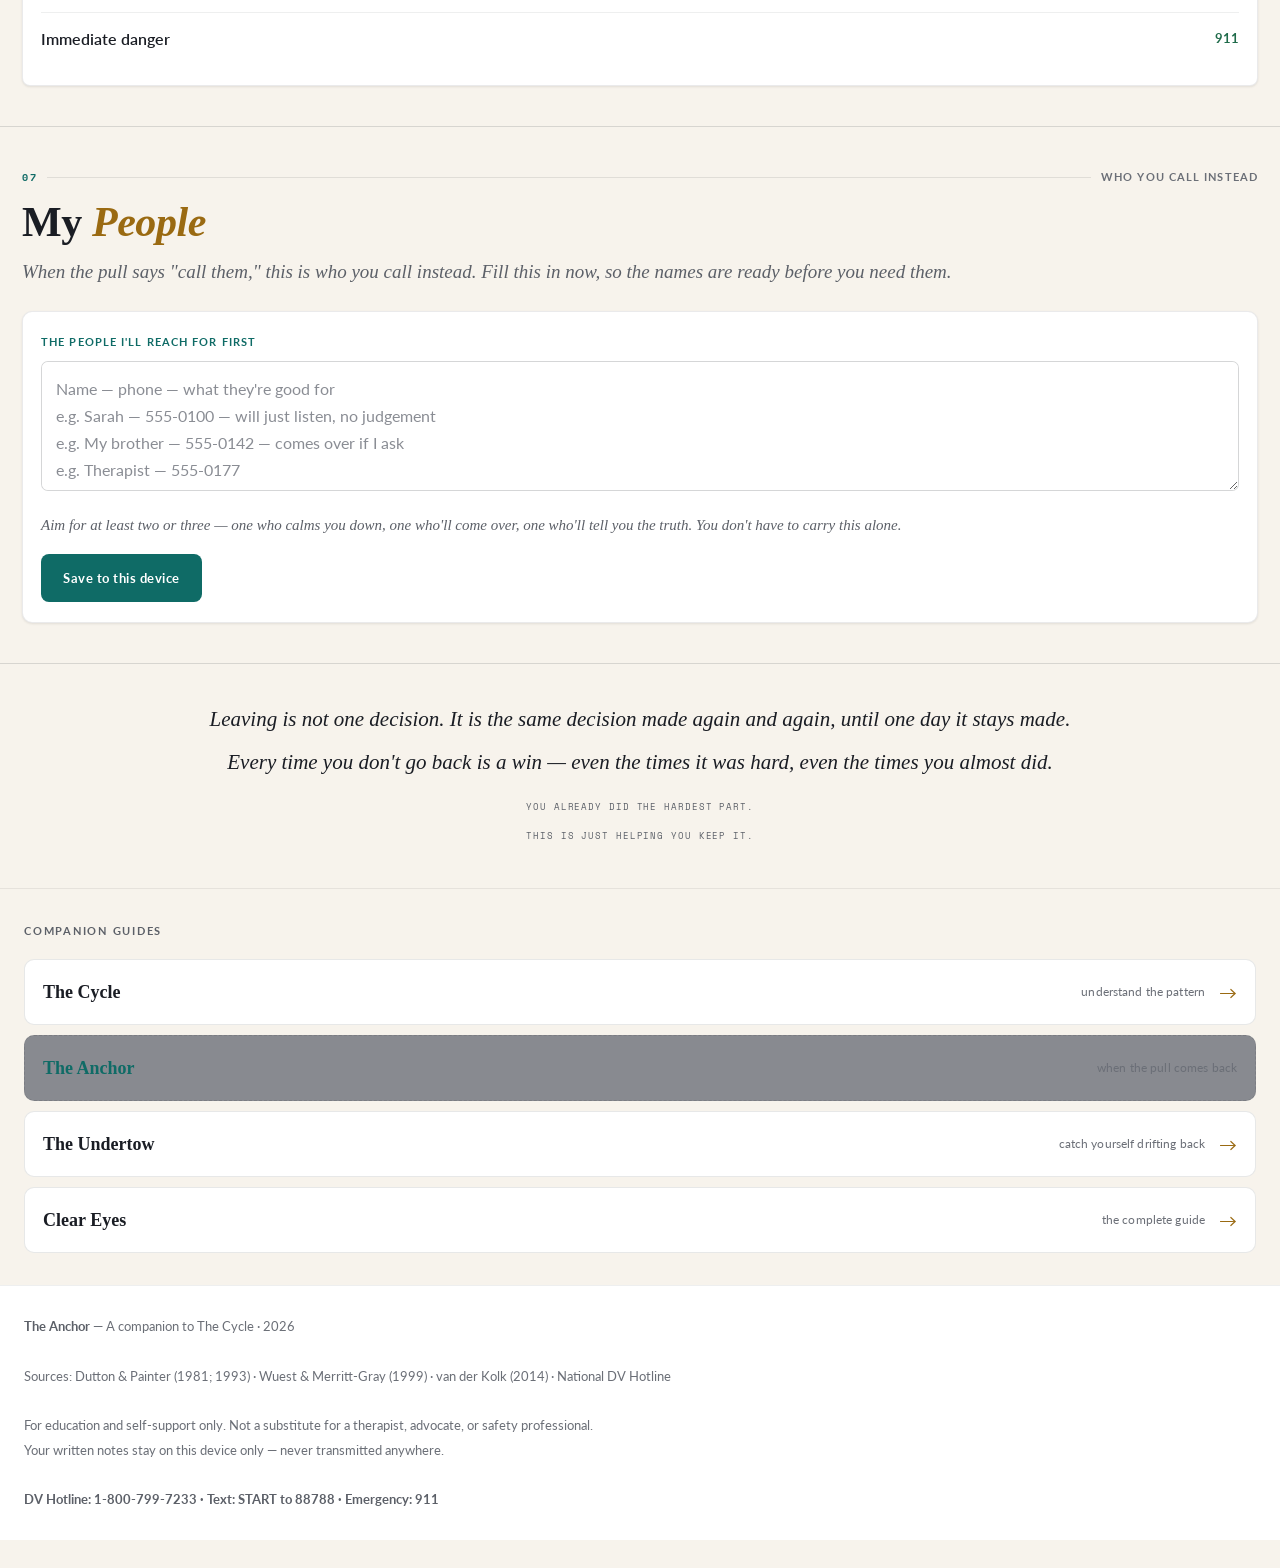
<file: the-anchor.html>
<!DOCTYPE html>
<html lang="en">
<head>
<meta charset="UTF-8">
<meta name="viewport" content="width=device-width, initial-scale=1.0, viewport-fit=cover">
<meta name="apple-mobile-web-app-capable" content="yes">
<meta name="apple-mobile-web-app-status-bar-style" content="default">
<meta name="apple-mobile-web-app-title" content="The Anchor">
<meta name="theme-color" content="#f7f3ec">
<link rel="manifest" href="manifest.json">
<link rel="apple-touch-icon" href="icon-192.png">
<title>The Anchor — For When the Pull Comes Back</title>
<link href="https://fonts.googleapis.com/css2?family=Cormorant+Garant:ital,wght@0,400;0,600;0,700;1,400;1,600&family=Space+Mono:wght@400;700&family=Lato:wght@300;400;700&display=swap" rel="stylesheet">
<link rel="stylesheet" href="shared.css">
<style>
.cover::before{background:radial-gradient(ellipse 120% 60% at 75% 12%,rgba(26,92,92,.14),transparent 55%),radial-gradient(ellipse 90% 100% at 8% 85%,rgba(196,136,42,.06),transparent 60%)}
.cover-eyebrow{color:var(--teal-b)}
.cover-eyebrow::before{background:var(--teal-b)}
.cover h1 em{color:var(--teal-b)}
.cover-rule{background:var(--teal-b)}
.pb{background:var(--teal-b)}
.eyebrow-n{color:var(--teal-b)}
.pull{background:var(--teal)}
.sitenav-pages.teal a.here{color:var(--teal-b);border-bottom-color:var(--teal-b)}
.closing{text-align:center;padding:40px 22px;border-top:1px solid var(--border)}
.closing p{font-family:'Cormorant Garant',serif;font-style:italic;font-size:21px;line-height:1.48;color:var(--paper);margin-bottom:12px;text-wrap:pretty}
.closing .small{font-family:'Space Mono',monospace;font-size:9px;letter-spacing:.1em;text-transform:uppercase;color:var(--slate);line-height:2}
</style>
</head>
<body>

<div class="pb" id="pb"></div>

<nav class="sitenav">
  <a class="sitenav-home" href="index.html"><span>CLEAR EYES</span></a>
  <div class="sitenav-pages teal">
    <a href="the-cycle.html">The Cycle</a>
    <a href="the-anchor.html" class="here">The Anchor</a>
    <a href="the-undertow.html">The Undertow</a>
    <a href="clear-eyes.html">Clear Eyes</a>
  </div>
</nav>

<nav class="nav">
  <div class="nav-logo">⚓</div>
  <a href="#first">Read First</a>
  <a href="#card">The Card</a>
  <a href="#hoover">Happening?</a>
  <a href="#feeling">Fog vs Fact</a>
  <a href="#reasons">My Reasons</a>
  <a href="#protocol">If Contacted</a>
  <a href="#safety">Safety</a>
  <a href="#people">My People</a>
</nav>

<header class="cover">
  <div class="cover-eyebrow">A companion for leaving &amp; staying gone</div>
  <h1>THE<br><em>ANCHOR</em></h1>
  <div class="cover-rule"></div>
  <p class="cover-sub">For the moment the pull comes back — and you can't quite remember why you left.</p>
  <div class="cover-note">Keep this close · Read it when you feel the pull · 2026</div>
</header>

<!-- 00 READ FIRST -->
<section class="sec" id="first">
  <div class="eyebrow up"><span class="eyebrow-n">00</span><div class="eyebrow-line"></div><span class="eyebrow-tag">Before anything else</span></div>
  <h2 class="up">Read This <em>First</em></h2>
  <p class="lead up">You're reading this because a clear-headed version of you knew a foggy version might come back. Listen to the clear one.</p>

  <div class="truthcard up">
    <p class="big">If you feel the pull to go back — stop here and breathe.</p>
    <p>The pull is <em>real</em>. But real is not the same as <em>true</em>. Research on traumatic bonding identifies two conditions that built this pull: a <strong>power imbalance</strong> that narrowed your options, and <strong>intermittent reinforcement</strong> that trained your nervous system to chase relief from the same source as the pain. What feels like love right now is often those two things working as designed — not a signal to go back.</p>
    <p>You did not leave because you were confused. <strong>You are confused now because you left.</strong> That's the cycle working exactly as it was designed to — and it does not mean you were wrong to go.</p>
    <p>You don't have to decide anything this moment. <em>You just have to not act yet.</em> Read on. Then wait.</p>
  </div>
</section>

<!-- 01 THE CARD -->
<section class="sec" id="card">
  <div class="eyebrow up"><span class="eyebrow-n">01</span><div class="eyebrow-line"></div><span class="eyebrow-tag">Keep this where you'll find it</span></div>
  <h2 class="up">The <em>Card</em></h2>
  <p class="lead up">If you only have ten seconds, this is the part to keep. Screenshot it. Tape it somewhere you'll see it.</p>

  <div class="card-shot up">
    <h3>When the pull comes, before I respond:</h3>
    <ol>
      <li>I will not reply for at least <strong>48 hours.</strong> Nothing real falls apart in 48 hours.</li>
      <li>I will call or text <strong>one safe person</strong> before I contact them.</li>
      <li>I will re-read my own reasons for leaving — further down in this guide.</li>
      <li>I will remember: the warmth always came back, right before it vanished again. That pattern was the mechanism — not the exception.</li>
      <li>This feeling passes whether or not I go back. Going back is the only choice that can't be undone.</li>
    </ol>
  </div>
</section>

<!-- 02 IS IT HAPPENING -->
<section class="sec" id="hoover">
  <div class="eyebrow up"><span class="eyebrow-n">02</span><div class="eyebrow-line"></div><span class="eyebrow-tag">The return — "hoovering"</span></div>
  <h2 class="up">Is It <em>Happening Again?</em></h2>
  <p class="lead up">The pull back in rarely looks like danger. It looks like hope. Tap each one that's happening — seeing them counted can cut through the fog.</p>

  <ul class="checklist up" id="hooverlist">
    <li class="check-item"><div class="check-box"></div><div class="check-text"><strong>A sweeping apology</strong>The words you always wanted — with no real change behind them.</div></li>
    <li class="check-item"><div class="check-box"></div><div class="check-text"><strong>"I've changed / I'm getting help now"</strong>Possible — some people do change through sustained voluntary work. But real change shows up over months of action, not in a message sent the week you left. What you're feeling right now is Phase 1, not evidence of change.</div></li>
    <li class="check-item"><div class="check-box"></div><div class="check-text"><strong>A sudden crisis or emergency</strong>They're sick, in trouble, "only you can help." Manufactured need pulls on your compassion deliberately.</div></li>
    <li class="check-item"><div class="check-box"></div><div class="check-text"><strong>"Remember when…"</strong>Flooding you with Phase 1 memories — the version of them who rarely stayed.</div></li>
    <li class="check-item"><div class="check-box"></div><div class="check-text"><strong>Messages through other people</strong>Friends, family, or children carrying word that they miss you or aren't doing well.</div></li>
    <li class="check-item"><div class="check-box"></div><div class="check-text"><strong>Perfect timing</strong>Contact landing on a holiday, anniversary, or hard day they knew about — when you're most likely to be lonely.</div></li>
    <li class="check-item"><div class="check-box"></div><div class="check-text"><strong>"Just one conversation"</strong>A request so small it feels unreasonable to refuse. The door only needs to open a crack.</div></li>
    <li class="check-item"><div class="check-box"></div><div class="check-text"><strong>Pity, threats, or guilt</strong>"I can't live without you." "After everything I did." Different tactics, same goal: reopen the door.</div></li>
    <li class="check-item"><div class="check-box"></div><div class="check-text"><strong>Love-bombing, round two</strong>Gifts, intensity, the very beginning again. It felt exactly like this the first time too.</div></li>
    <li class="check-item"><div class="check-box"></div><div class="check-text"><strong>Showing up uninvited</strong>At your door, work, or usual places. (If this frightens you, skip ahead to Safety.)</div></li>
  </ul>
  <div class="check-tally" id="tally"></div>
</section>

<!-- 03 FEELING VS FACT -->
<section class="sec" id="feeling">
  <div class="eyebrow up"><span class="eyebrow-n">03</span><div class="eyebrow-line"></div><span class="eyebrow-tag">Naming the fog</span></div>
  <h2 class="up">The Feeling Is Not <em>The Fact</em></h2>
  <p class="lead up">When the longing hits, your mind hands you an explanation pointing back toward them. Here's what's usually on the other side.</p>

  <div class="fvf up">
    <div class="fvf-row">
      <div class="fvf-cell feel"><div class="fvf-label">Feels like</div><p>"I miss them so much it hurts. That must mean it was love."</p></div>
      <div class="fvf-cell fact"><div class="fvf-label">Likely true</div><p>Missing someone and being safe with them are two different things. Withdrawal hurts. The ache is real; it isn't evidence.</p></div>
    </div>
    <div class="fvf-row">
      <div class="fvf-cell feel"><div class="fvf-label">Feels like</div><p>"Maybe I overreacted. Maybe it wasn't that bad."</p></div>
      <div class="fvf-cell fact"><div class="fvf-label">Likely true</div><p>Minimising is how you survived it. Distance is letting the fog clear — not exaggerating. Trust what you knew when you were clear.</p></div>
    </div>
    <div class="fvf-row">
      <div class="fvf-cell feel"><div class="fvf-label">Feels like</div><p>"They seem so different now. Maybe they really have changed."</p></div>
      <div class="fvf-cell fact"><div class="fvf-label">Likely true</div><p>You've seen this warmth before — it's Phase 1. Real change is measured in months of consistent action, not a moment of charm sent your way.</p></div>
    </div>
    <div class="fvf-row">
      <div class="fvf-cell feel"><div class="fvf-label">Feels like</div><p>"No one else will ever understand me like they did."</p></div>
      <div class="fvf-cell fact"><div class="fvf-label">Likely true</div><p>That belief was built through systematic isolation — a documented tactic that maintained the power imbalance. It is not a fact about your future.</p></div>
    </div>
    <div class="fvf-row">
      <div class="fvf-cell feel"><div class="fvf-label">Feels like</div><p>"If I just explain it right this time, they'll finally understand."</p></div>
      <div class="fvf-cell fact"><div class="fvf-label">Likely true</div><p>You've explained it many times. The problem was never your words. One more conversation is the hook, not the solution.</p></div>
    </div>
  </div>
</section>

<div class="pull up">You are not going back to the person who hurt you. You're going back to the hope of the person they pretended to be. That person was never available to stay.<cite>— The Anchor</cite></div>

<!-- 04 MY REASONS -->
<section class="sec" id="reasons">
  <div class="eyebrow up"><span class="eyebrow-n">04</span><div class="eyebrow-line"></div><span class="eyebrow-tag">Your own voice, for later</span></div>
  <h2 class="up">My <em>Reasons</em></h2>
  <p class="lead up">Write these now, while you see clearly. A message to the version of you who forgets.</p>

  <div class="write-block up">
    <label for="reasons-why">Why I left / why I want to leave</label>
    <textarea id="reasons-why" placeholder="The things I never want to forget. The moments. How I felt in my own home. What I promised myself..."></textarea>
    <p class="write-hint">Be specific. Specific memories cut fog better than general ones. Your future self will need the details, because the fog erases those first.</p>

    <label for="reasons-promise" style="margin-top:20px">What I want for myself instead</label>
    <textarea id="reasons-promise" placeholder="The life I'm reaching for. How I want to wake up feeling. Who I am when I'm not managing someone else's moods..."></textarea>

    <div class="save-row">
      <button class="save-btn" id="savebtn">Save to this device</button>
      <span class="save-status" id="savestatus">Saved.</span>
    </div>
    <p class="save-warn">⚠ Saves only on this device, in this browser — never sent anywhere. If anyone else has access to this device, don't save here: screenshot to a private place, or write it on paper you keep safe. Clear by saving with empty boxes.</p>
  </div>
</section>

<!-- 05 IF CONTACTED -->
<section class="sec" id="protocol">
  <div class="eyebrow up"><span class="eyebrow-n">05</span><div class="eyebrow-line"></div><span class="eyebrow-tag">A plan made in advance</span></div>
  <h2 class="up">If They <em>Reach Out</em></h2>
  <p class="lead up">Decide now what you'll do, so you don't have to decide in the middle of the flood. This is the plan.</p>

  <div class="protocol up">
    <div class="p-step"><div class="p-num"></div><div><h3>Don't respond right away</h3><p>The urge to reply instantly is the pull, not you. Put the phone down. Nothing genuine is lost by waiting 48 hours.</p></div></div>
    <div class="p-step"><div class="p-num"></div><div><h3>Tell one safe person first</h3><p>Before you do anything else: "They reached out. I'm not okay right now." Saying it out loud breaks the secrecy the cycle depends on.</p></div></div>
    <div class="p-step"><div class="p-num"></div><div><h3>Re-read your own reasons</h3><p>Scroll up to what you wrote in My Reasons. That's the clear-headed you, talking to the you who's wavering right now. Believe that one.</p></div></div>
    <div class="p-step"><div class="p-num"></div><div><h3>Ask the harder question</h3><p>Not "do I miss them?" — you will. Ask: if nothing about them has actually changed, what would going back cost me? You already know the answer.</p></div></div>
    <div class="p-step"><div class="p-num"></div><div><h3>For unavoidable contact, stay flat</h3><p>Co-parenting, shared logistics: keep it short, factual, unemotional. No feelings to feed on, no opening to widen. Boring is protection. Document everything in writing.</p></div></div>
    <div class="p-step"><div class="p-num"></div><div><h3>Let the wave pass</h3><p>The intensity peaks and then falls, every time — usually within hours. You don't have to fight it forever. You just have to outlast this one wave.</p></div></div>
  </div>
</section>

<!-- 06 SAFETY -->
<section class="sec" id="safety">
  <div class="eyebrow up"><span class="eyebrow-n">06</span><div class="eyebrow-line"></div><span class="eyebrow-tag">This part matters most</span></div>
  <h2 class="up">Staying <em>Safe</em></h2>
  <p class="lead up">The time around leaving can be the most dangerous. Planning ahead is not paranoia — it is wisdom.</p>

  <div class="safety up">
    <h3>Practical steps</h3>
    <ul>
      <li><strong>Trust escalation as a signal.</strong> If contact turns to anger, threats, or showing up uninvited — that is information. Take it seriously even when part of you wants to minimise it.</li>
      <li><strong>Keep a record.</strong> Save threatening messages, log unwanted contact with dates and details. You don't have to act now, but documentation protects you later.</li>
      <li><strong>Tell people what's happening.</strong> A few trusted people knowing your situation is a safety net at home, at work, wherever you spend time.</li>
      <li><strong>Know your exits.</strong> If you share space or must meet, think through how you'd leave and where you'd go. Keep essentials — keys, phone, ID, a little cash — reachable.</li>
      <li><strong>A hotline is not only for emergencies.</strong> Advocates help with safety planning and thinking through options, free and confidential — before anything escalates.</li>
      <li><strong>If you are ever in immediate danger, call 911.</strong> Your safety comes before any plan on this page.</li>
    </ul>
  </div>

  <div class="resources up">
    <h3>Free, confidential, 24/7</h3>
    <ul class="res-list">
      <li><span class="res-n">National DV Hotline</span><span class="res-c">1-800-799-7233</span></li>
      <li><span class="res-n">DV Text Line</span><span class="res-c">START → 88788</span></li>
      <li><span class="res-n">Crisis Text Line</span><span class="res-c">HOME → 741741</span></li>
      <li><span class="res-n">thehotline.org</span><span class="res-c">Live chat</span></li>
      <li><span class="res-n">Immediate danger</span><span class="res-c">911</span></li>
    </ul>
  </div>
</section>

<!-- 07 MY PEOPLE -->
<section class="sec" id="people">
  <div class="eyebrow up"><span class="eyebrow-n">07</span><div class="eyebrow-line"></div><span class="eyebrow-tag">Who you call instead</span></div>
  <h2 class="up">My <em>People</em></h2>
  <p class="lead up">When the pull says "call them," this is who you call instead. Fill this in now, so the names are ready before you need them.</p>

  <div class="write-block up">
    <label for="people-list">The people I'll reach for first</label>
    <textarea id="people-list" placeholder="Name — phone — what they're good for&#10;e.g. Sarah — 555-0100 — will just listen, no judgement&#10;e.g. My brother — 555-0142 — comes over if I ask&#10;e.g. Therapist — 555-0177&#10;e.g. DV Hotline — 1-800-799-7233"></textarea>
    <p class="write-hint">Aim for at least two or three — one who calms you down, one who'll come over, one who'll tell you the truth. You don't have to carry this alone.</p>
    <div class="save-row">
      <button class="save-btn" id="savebtn2">Save to this device</button>
      <span class="save-status" id="savestatus2">Saved.</span>
    </div>
  </div>
</section>

<div class="closing up">
  <p>Leaving is not one decision. It is the same decision made again and again, until one day it stays made.</p>
  <p>Every time you don't go back is a win — even the times it was hard, even the times you almost did.</p>
  <span class="small">You already did the hardest part.<br>This is just helping you keep it.</span>
</div>

<nav class="companions">
  <h4>Companion guides</h4>
  <div class="comp-grid">
    <a class="comp-link" href="the-cycle.html"><span class="cl-name">The Cycle</span><span class="cl-desc">understand the pattern</span><span class="cl-arr">→</span></a>
    <a class="comp-link current" href="the-anchor.html"><span class="cl-name">The Anchor</span><span class="cl-desc">when the pull comes back</span><span class="cl-arr">→</span></a>
    <a class="comp-link" href="the-undertow.html"><span class="cl-name">The Undertow</span><span class="cl-desc">catch yourself drifting back</span><span class="cl-arr">→</span></a>
    <a class="comp-link" href="clear-eyes.html"><span class="cl-name">Clear Eyes</span><span class="cl-desc">the complete guide</span><span class="cl-arr">→</span></a>
  </div>
</nav>

<footer>
  <strong>The Anchor</strong> — A companion to The Cycle · 2026<br><br>
  Sources: Dutton &amp; Painter (1981; 1993) · Wuest &amp; Merritt-Gray (1999) · van der Kolk (2014) · National DV Hotline<br><br>
  For education and self-support only. Not a substitute for a therapist, advocate, or safety professional.<br>
  Your written notes stay on this device only — never transmitted anywhere.<br><br>
  <strong>DV Hotline: 1-800-799-7233 · Text: START to 88788 · Emergency: 911</strong>
</footer>

<script>
if('serviceWorker' in navigator) navigator.serviceWorker.register('sw.js').catch(()=>{});
document.addEventListener('touchmove',e=>{if(e.touches.length>1)e.preventDefault()},{passive:false});

const pb=document.getElementById('pb');
addEventListener('scroll',()=>{const h=document.body.scrollHeight-innerHeight;pb.style.width=(h>0?scrollY/h*100:0)+'%'},{passive:true});

const obs=new IntersectionObserver(es=>es.forEach(x=>{if(x.isIntersecting){x.target.classList.add('in');obs.unobserve(x.target)}}),{threshold:.06,rootMargin:'0px 0px -30px 0px'});
document.querySelectorAll('.up').forEach(el=>obs.observe(el));
addEventListener('load',()=>document.querySelectorAll('.up').forEach(el=>{if(el.getBoundingClientRect().top<innerHeight)el.classList.add('in')}));

// checklist + tally
const list=document.getElementById('hooverlist');
const tally=document.getElementById('tally');
list.querySelectorAll('.check-item').forEach(item=>{
  item.addEventListener('click',()=>{
    item.classList.toggle('checked');
    const n=list.querySelectorAll('.check-item.checked').length;
    if(n===0){tally.classList.remove('show');return;}
    tally.classList.add('show');
    if(n===1) tally.textContent="You marked 1 sign. Even one is worth pausing on. This is the pattern reaching for you — not a fresh start.";
    else if(n<=3) tally.textContent="You marked "+n+" signs. This looks like the return phase of the cycle dressed up as something new. Slow down before you respond.";
    else tally.textContent="You marked "+n+" signs. This is the cycle, clearly. The warmth is the bait — and you've seen this exact warmth before. Go to 'If They Reach Out' and reach for one of your people first.";
  });
});

// local save
function wireSave(btnId,statusId,keys){
  const btn=document.getElementById(btnId);
  const st=document.getElementById(statusId);
  if(!btn) return;
  try{keys.forEach(k=>{const el=document.getElementById(k);const v=localStorage.getItem('anchor_'+k);if(el&&v!==null)el.value=v;});}catch(e){}
  btn.addEventListener('click',()=>{
    try{keys.forEach(k=>{const el=document.getElementById(k);if(el)localStorage.setItem('anchor_'+k,el.value)});st.textContent='Saved to this device.';}
    catch(e){st.textContent='Could not save — screenshot instead.';}
    st.classList.add('show');setTimeout(()=>st.classList.remove('show'),2800);
  });
}
wireSave('savebtn','savestatus',['reasons-why','reasons-promise']);
wireSave('savebtn2','savestatus2',['people-list']);
</script>
</body>
</html>
</file>
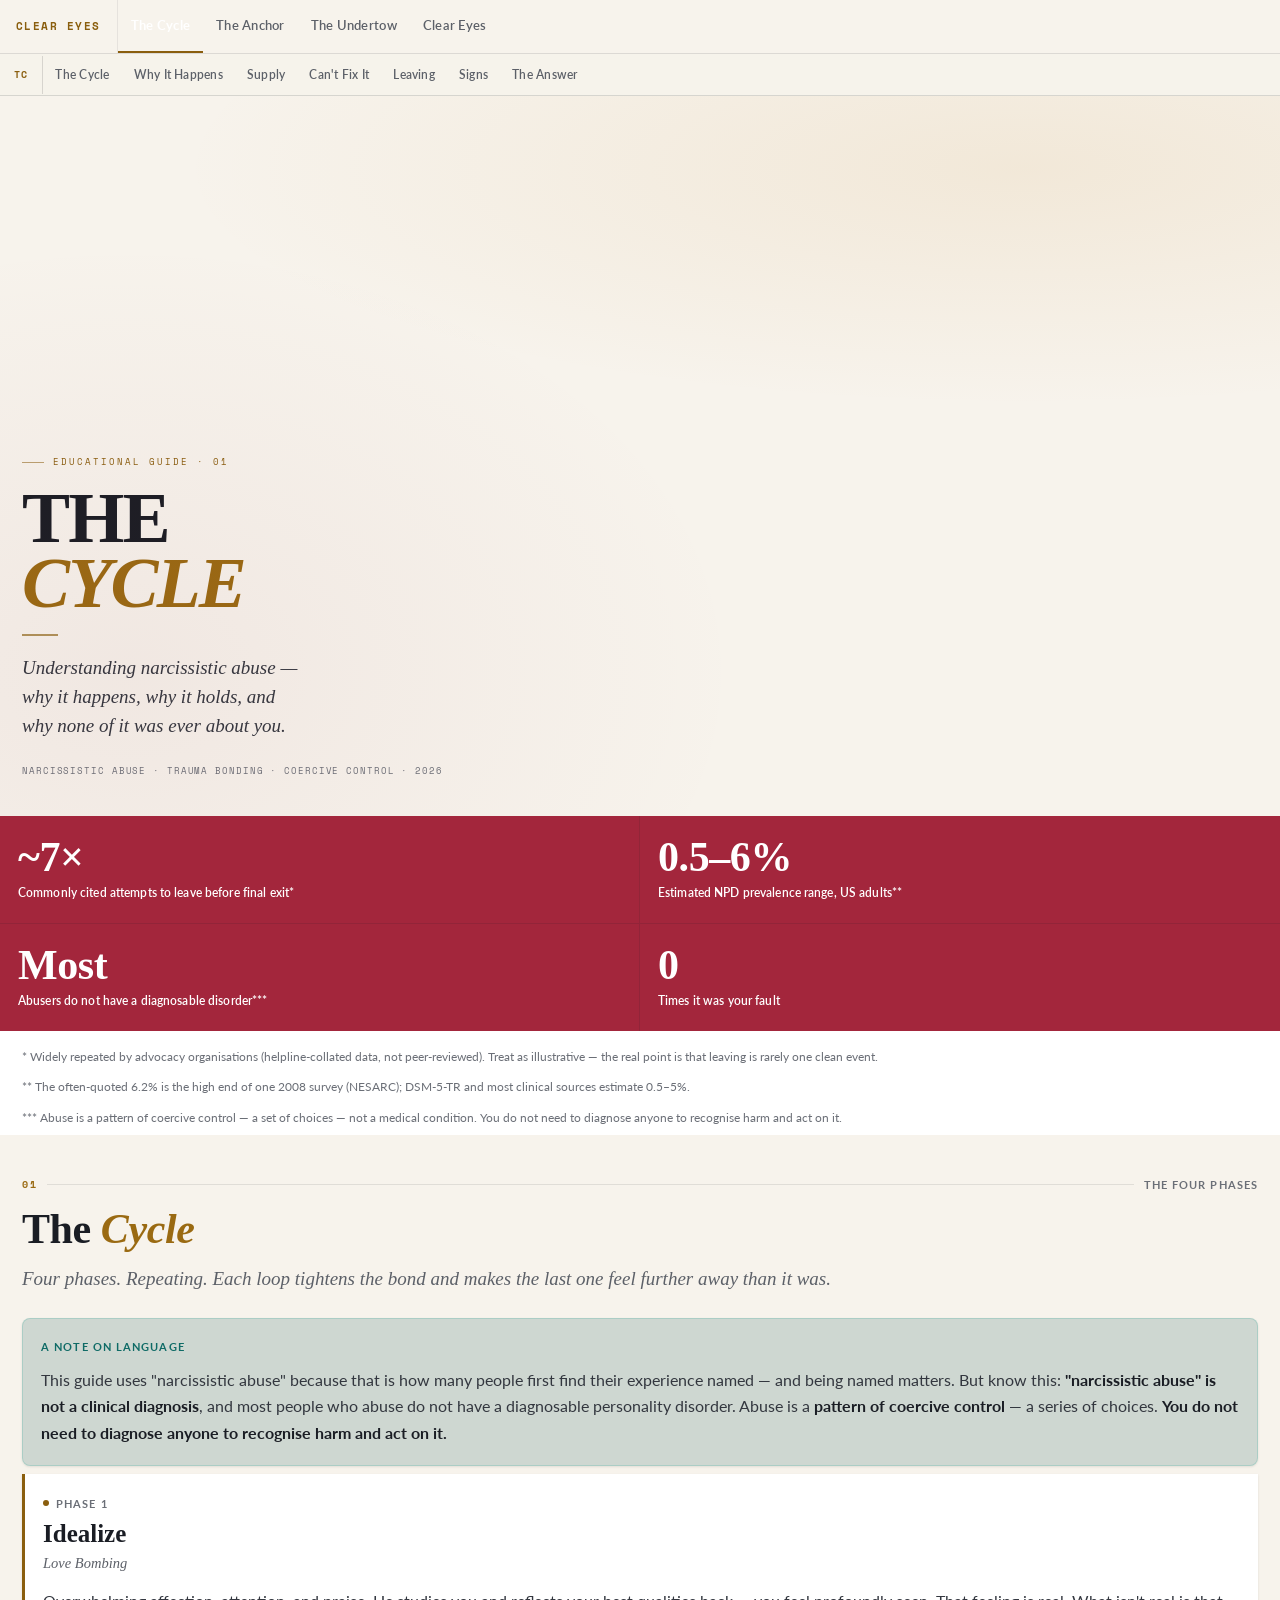
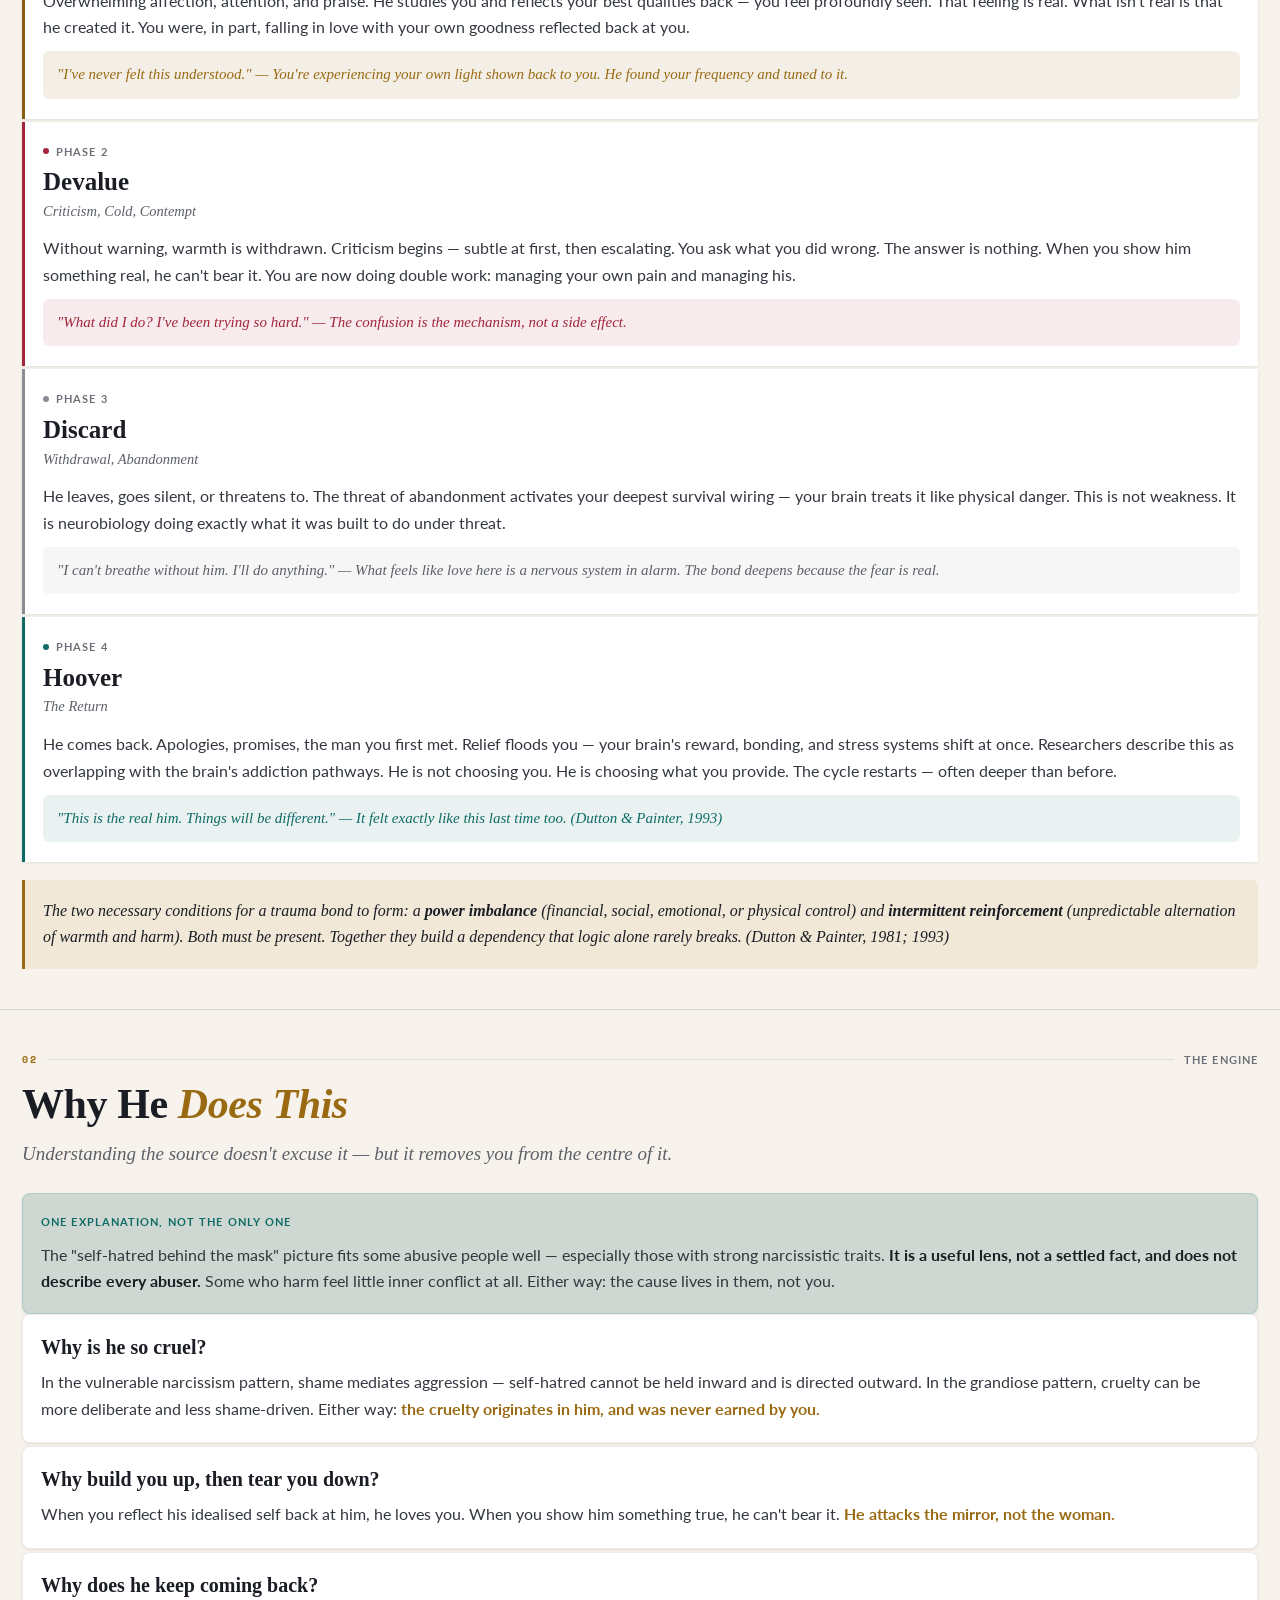
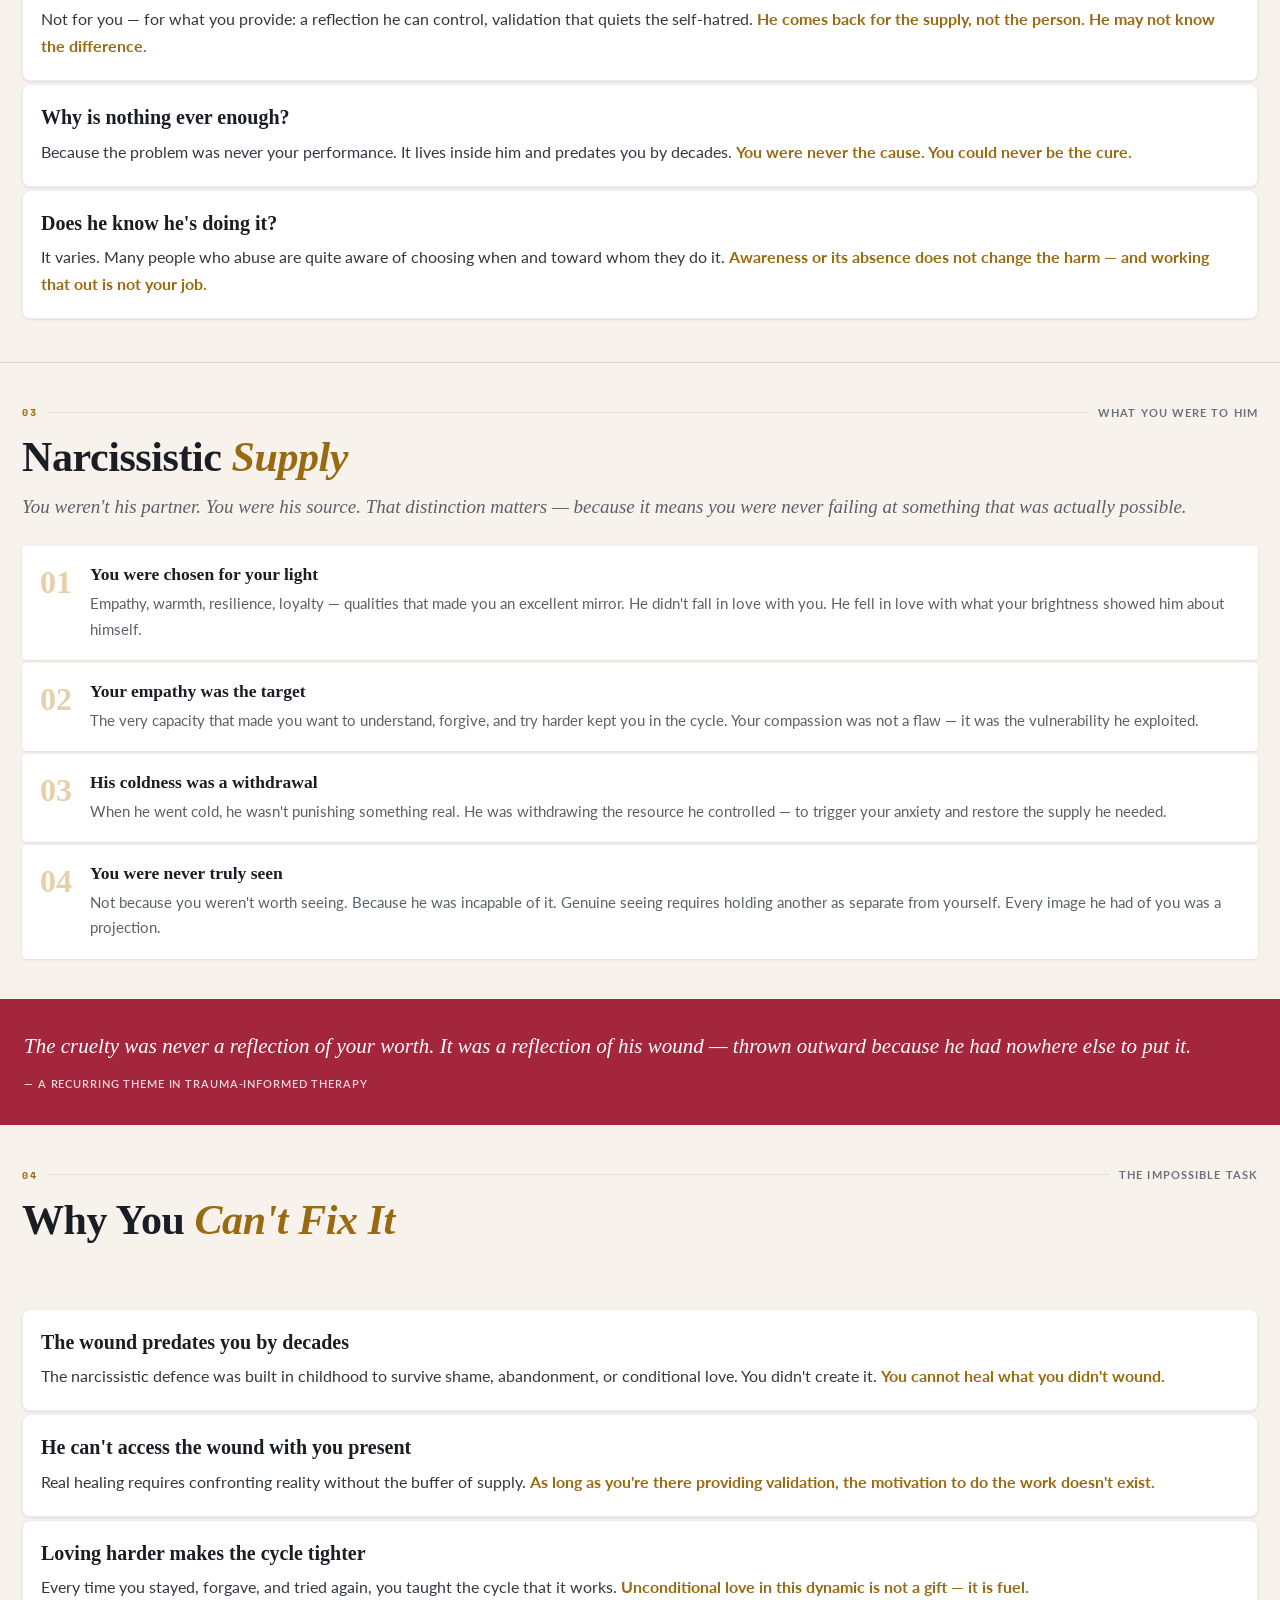
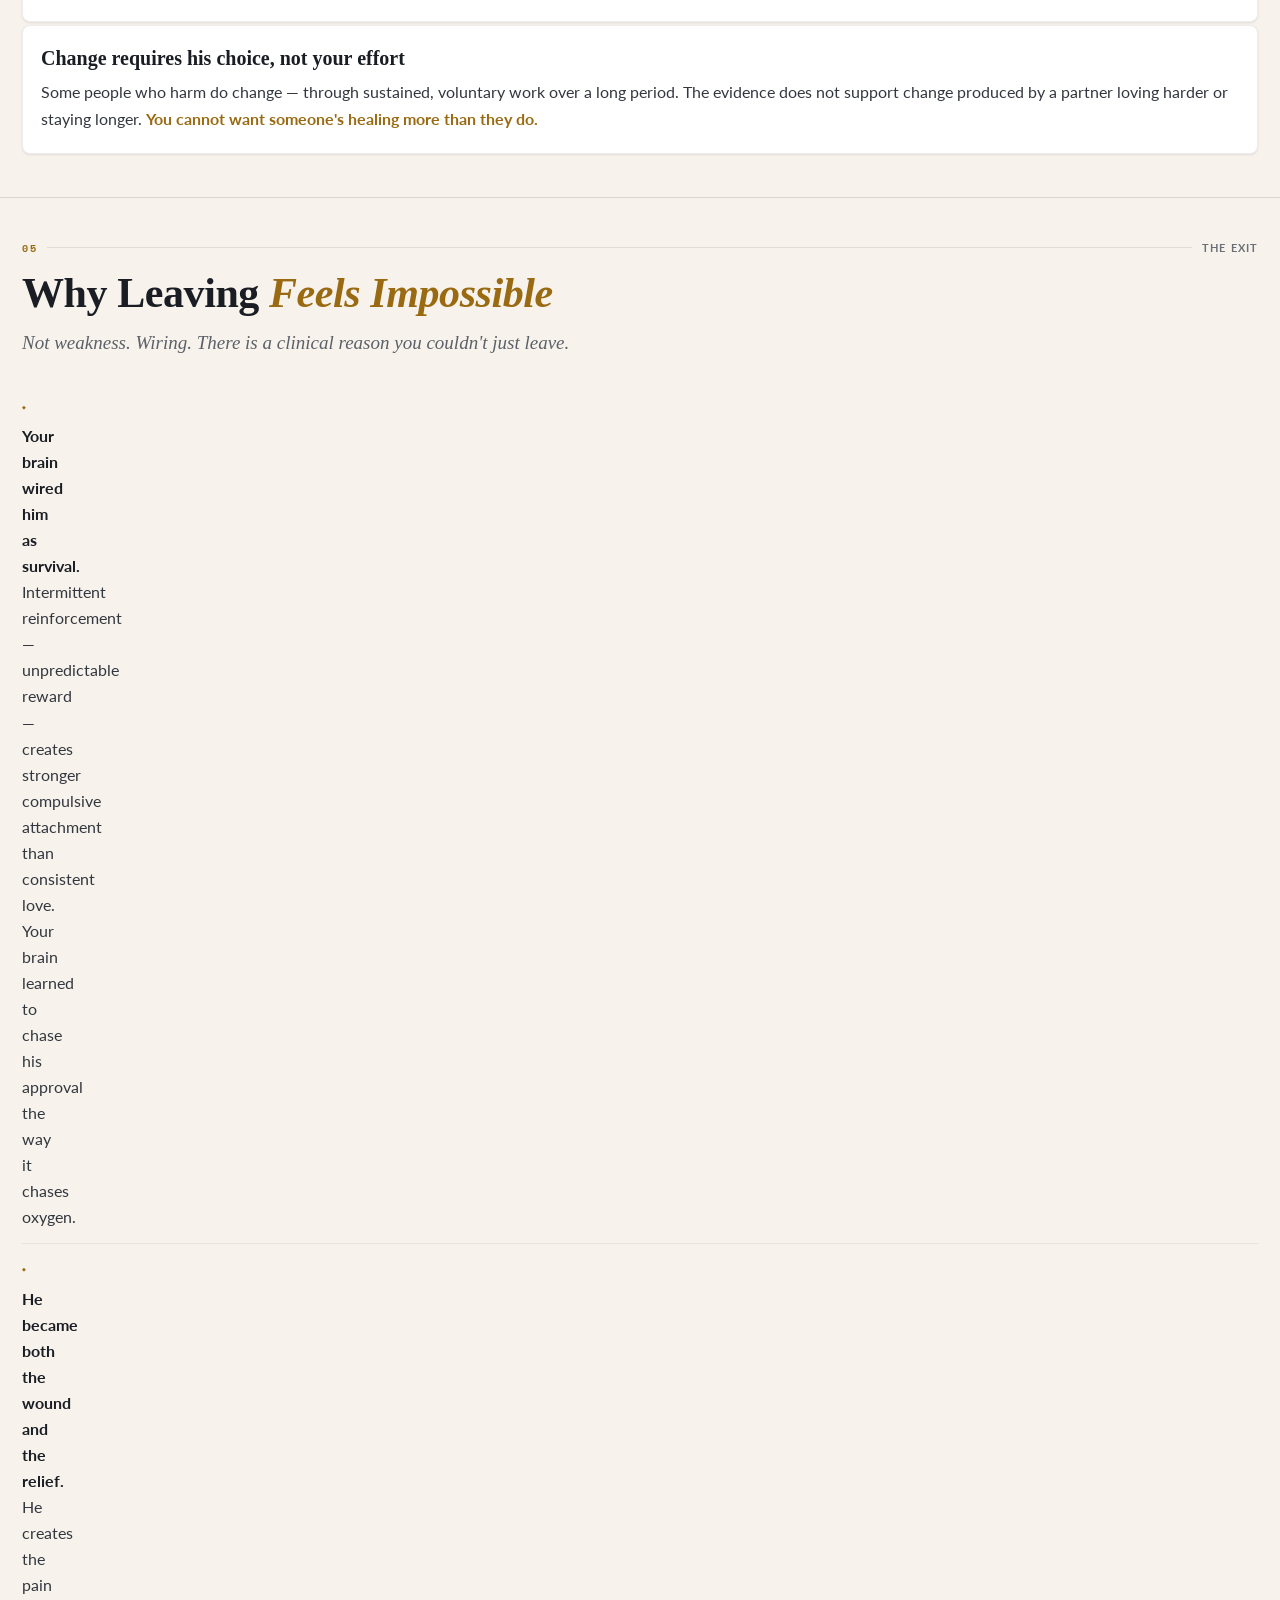
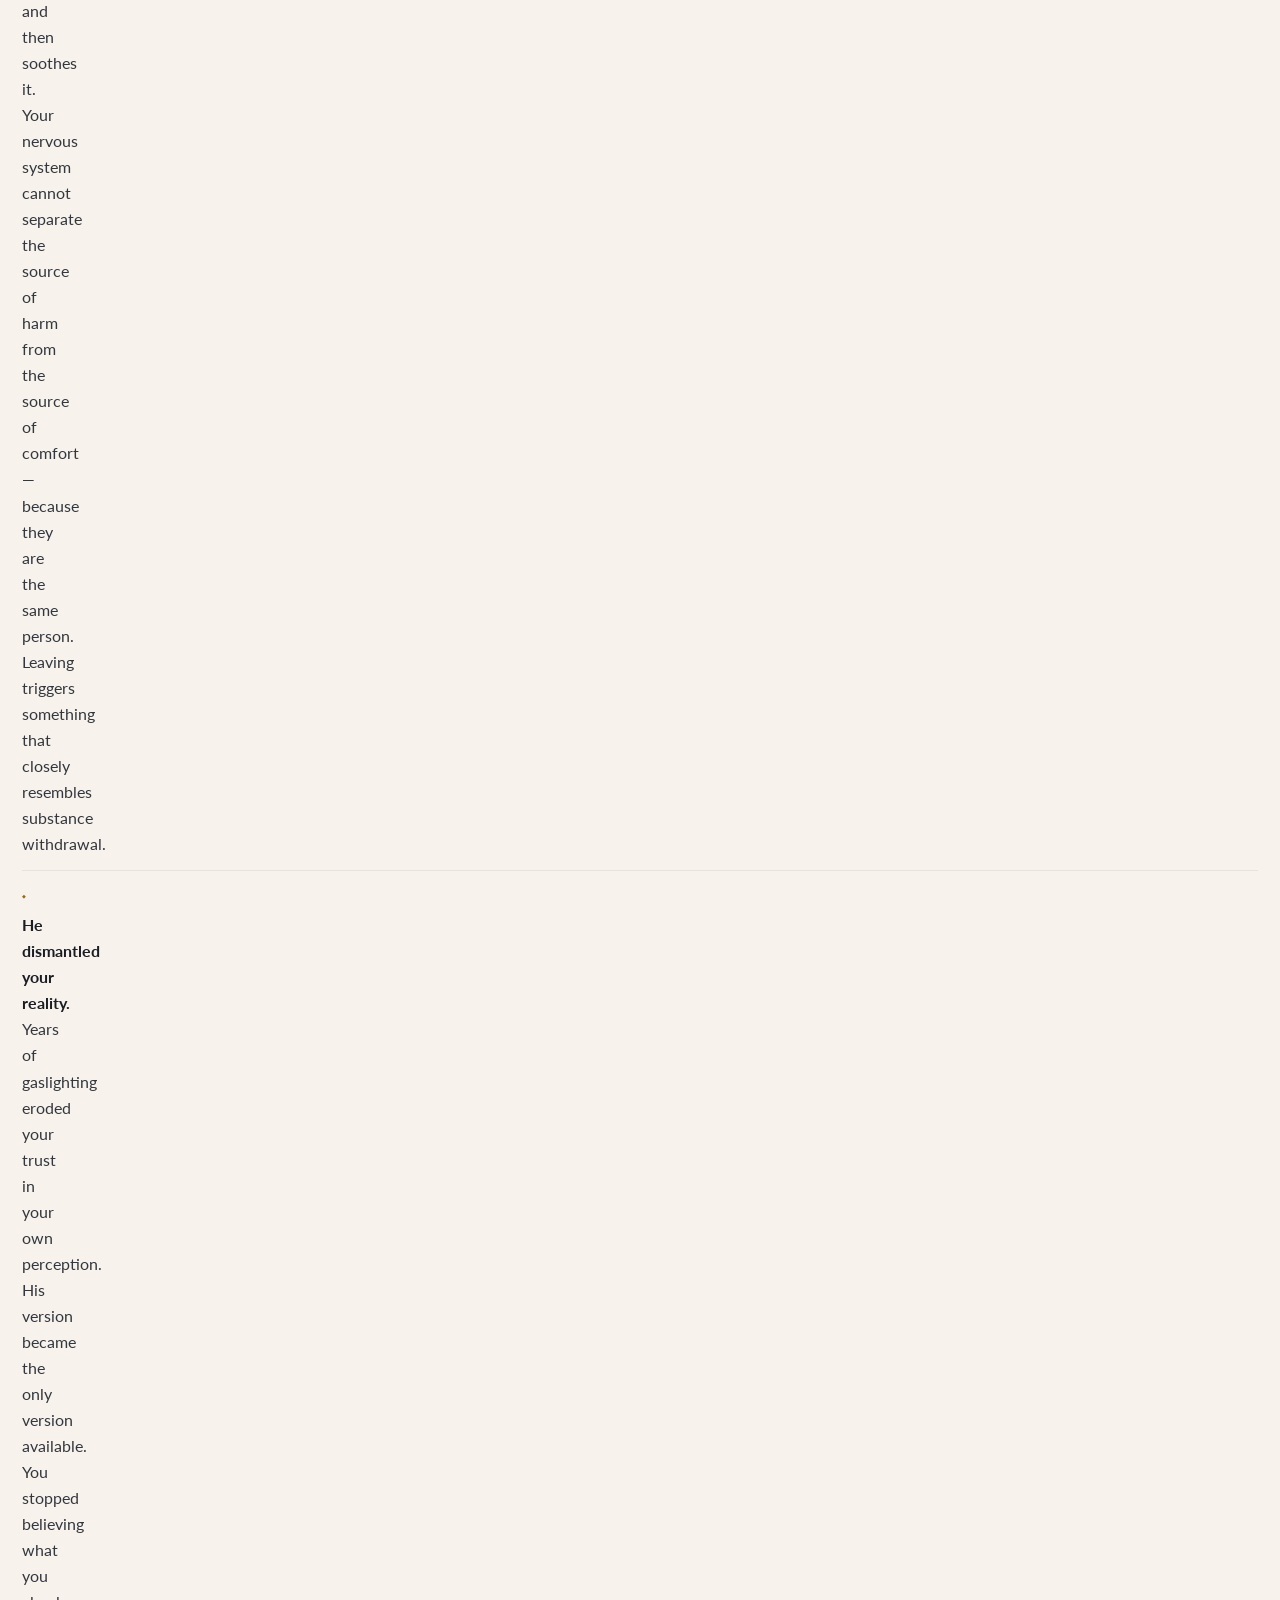
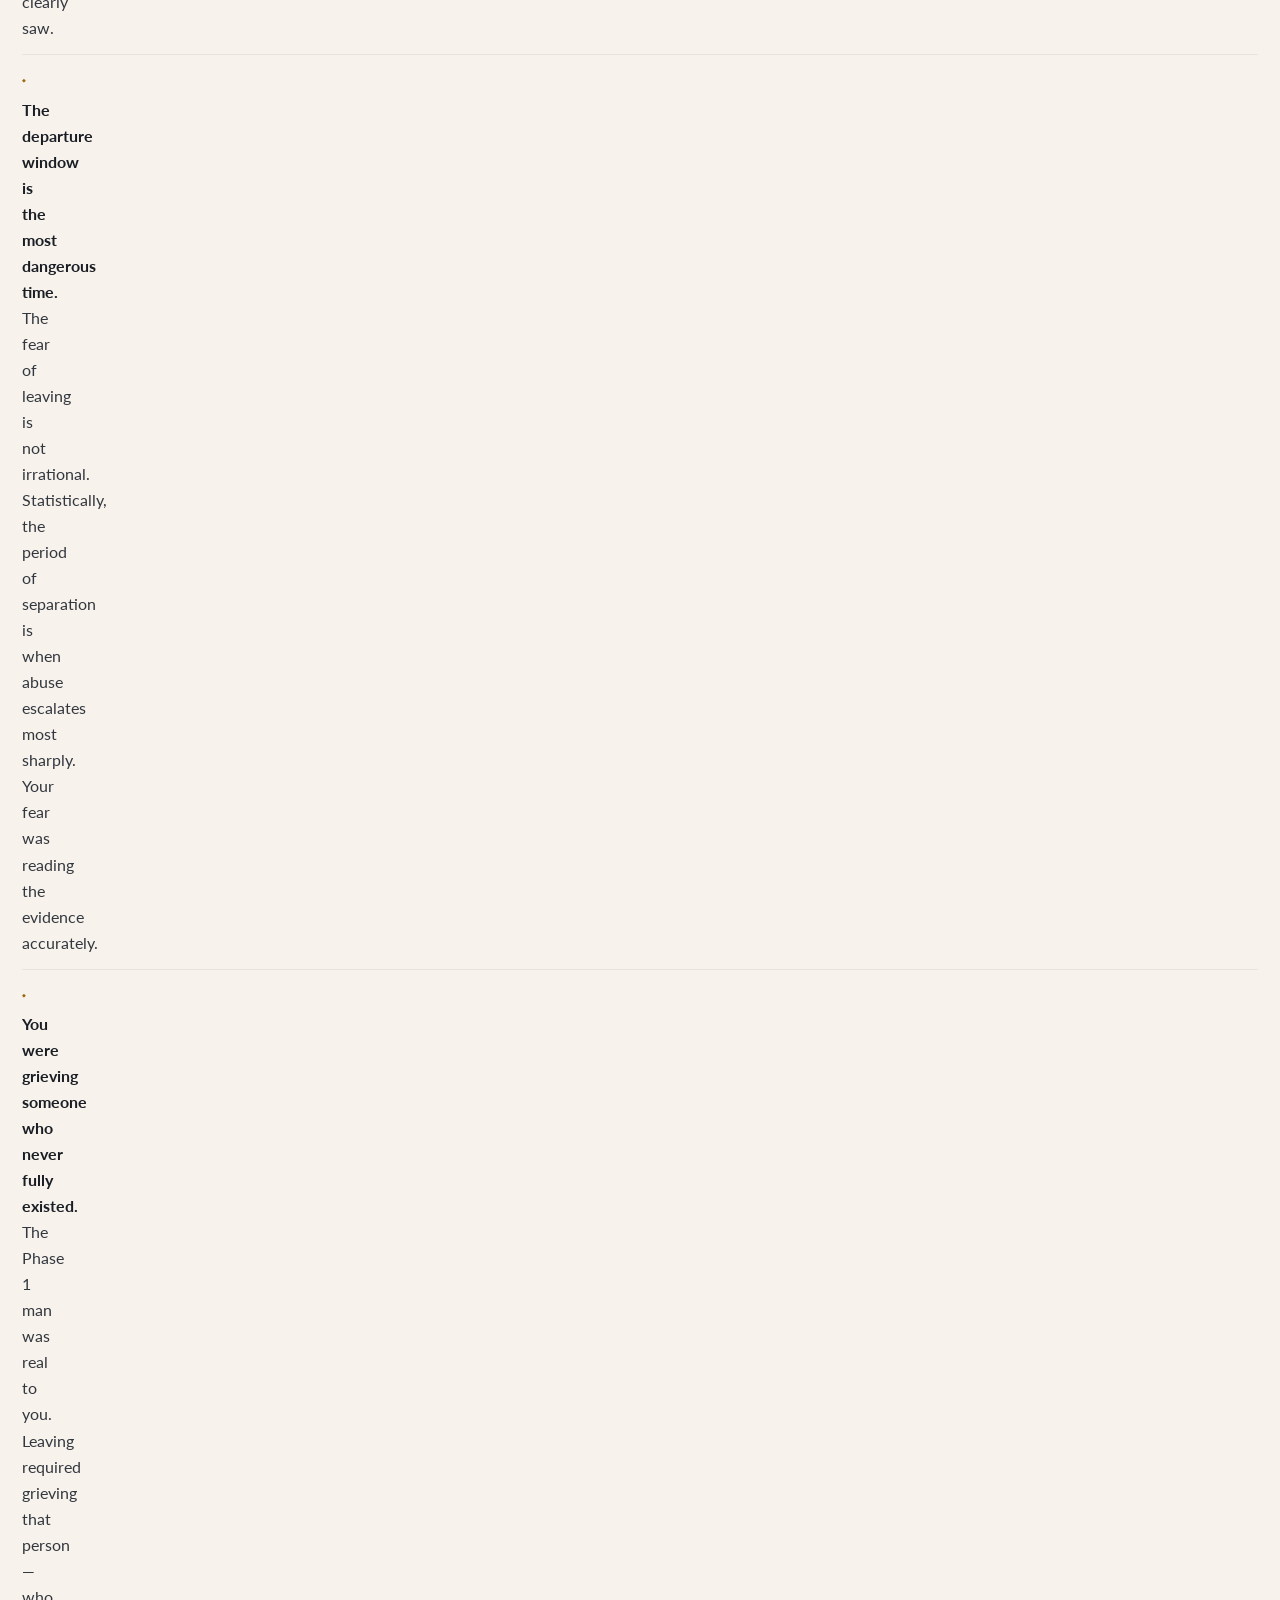
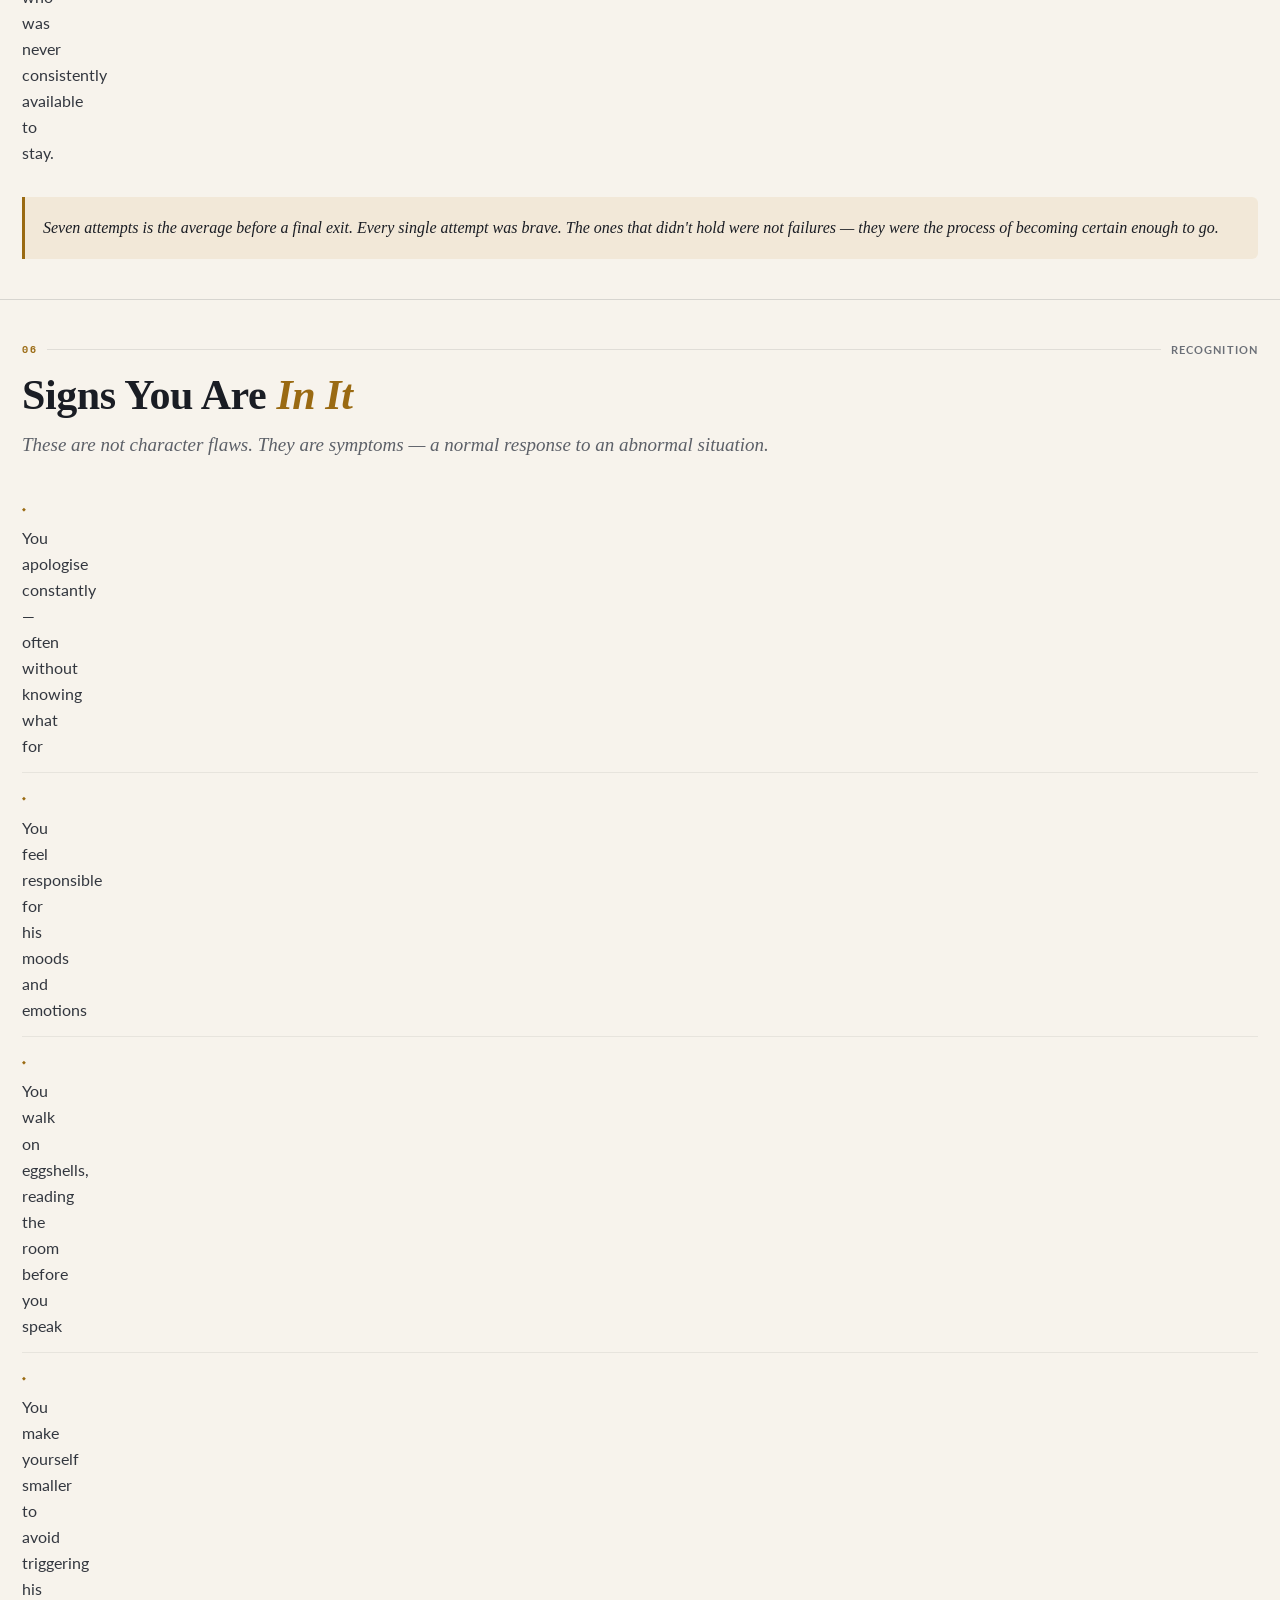
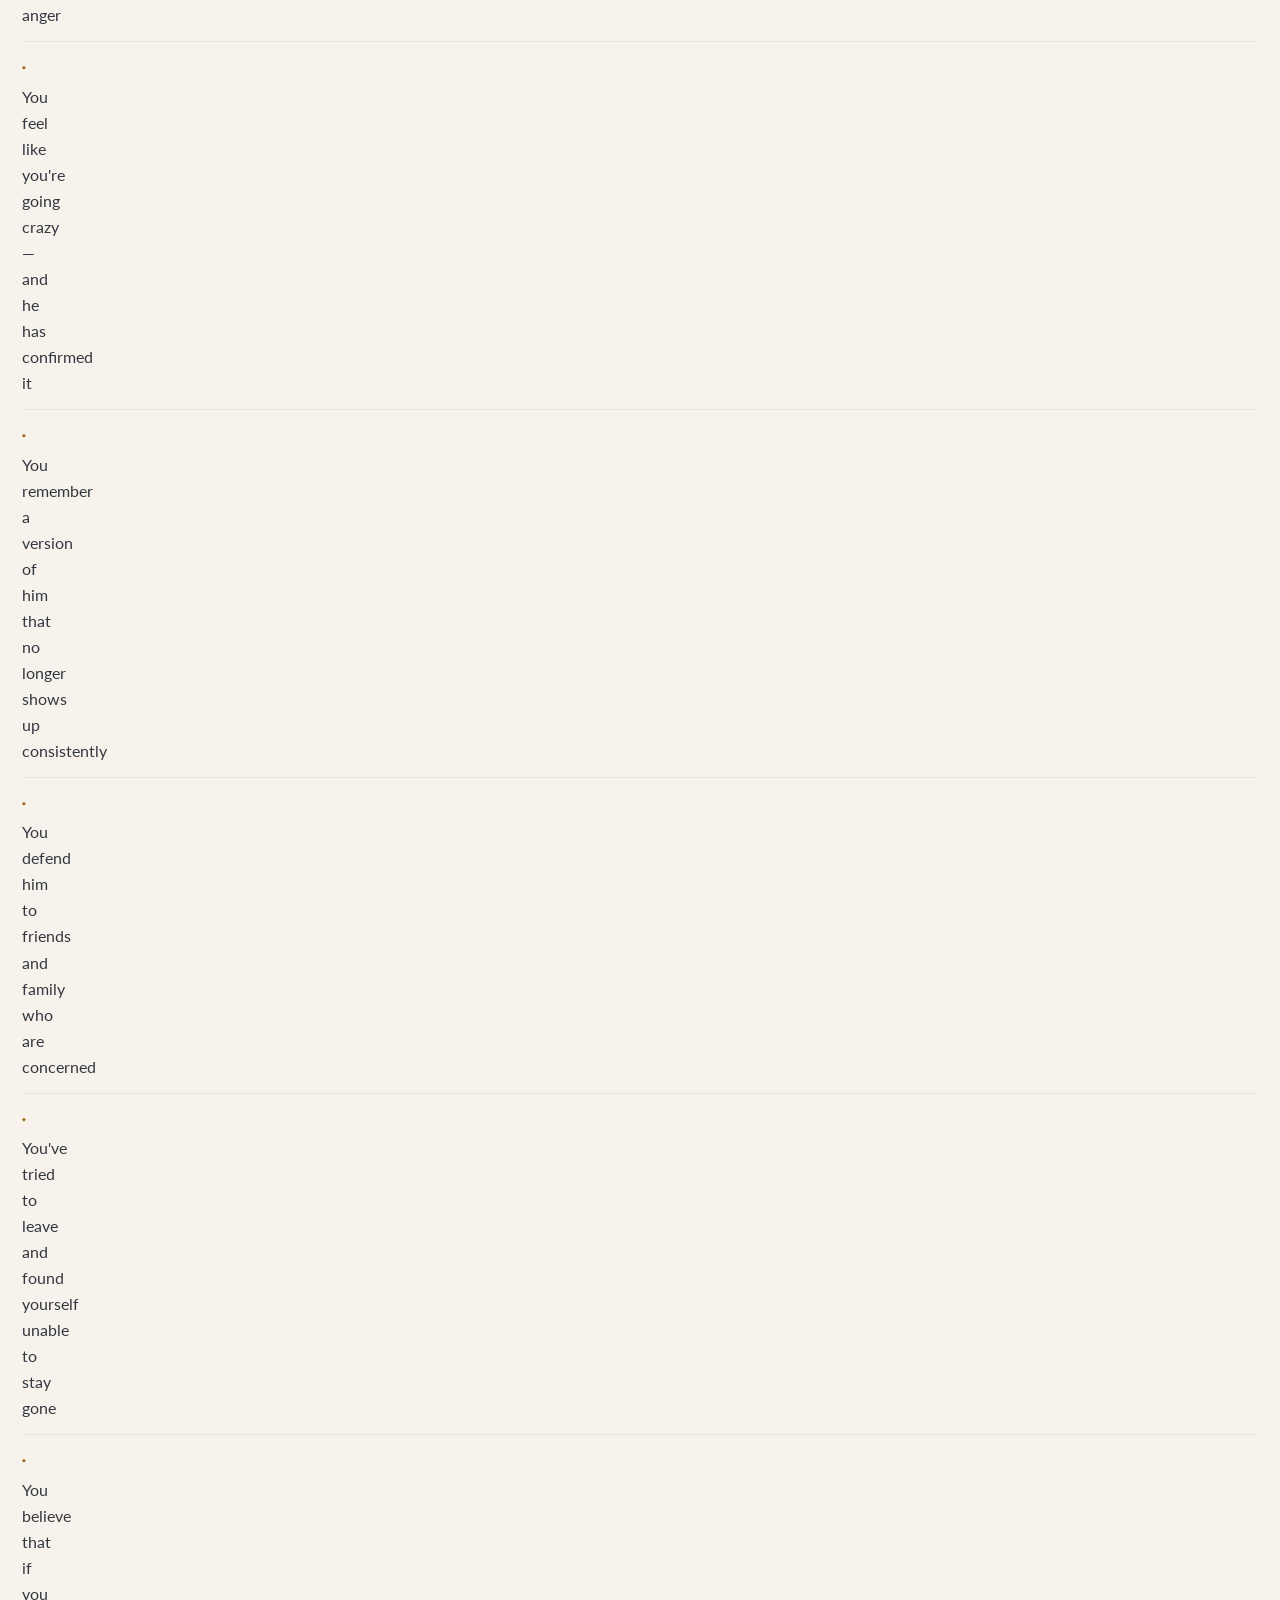
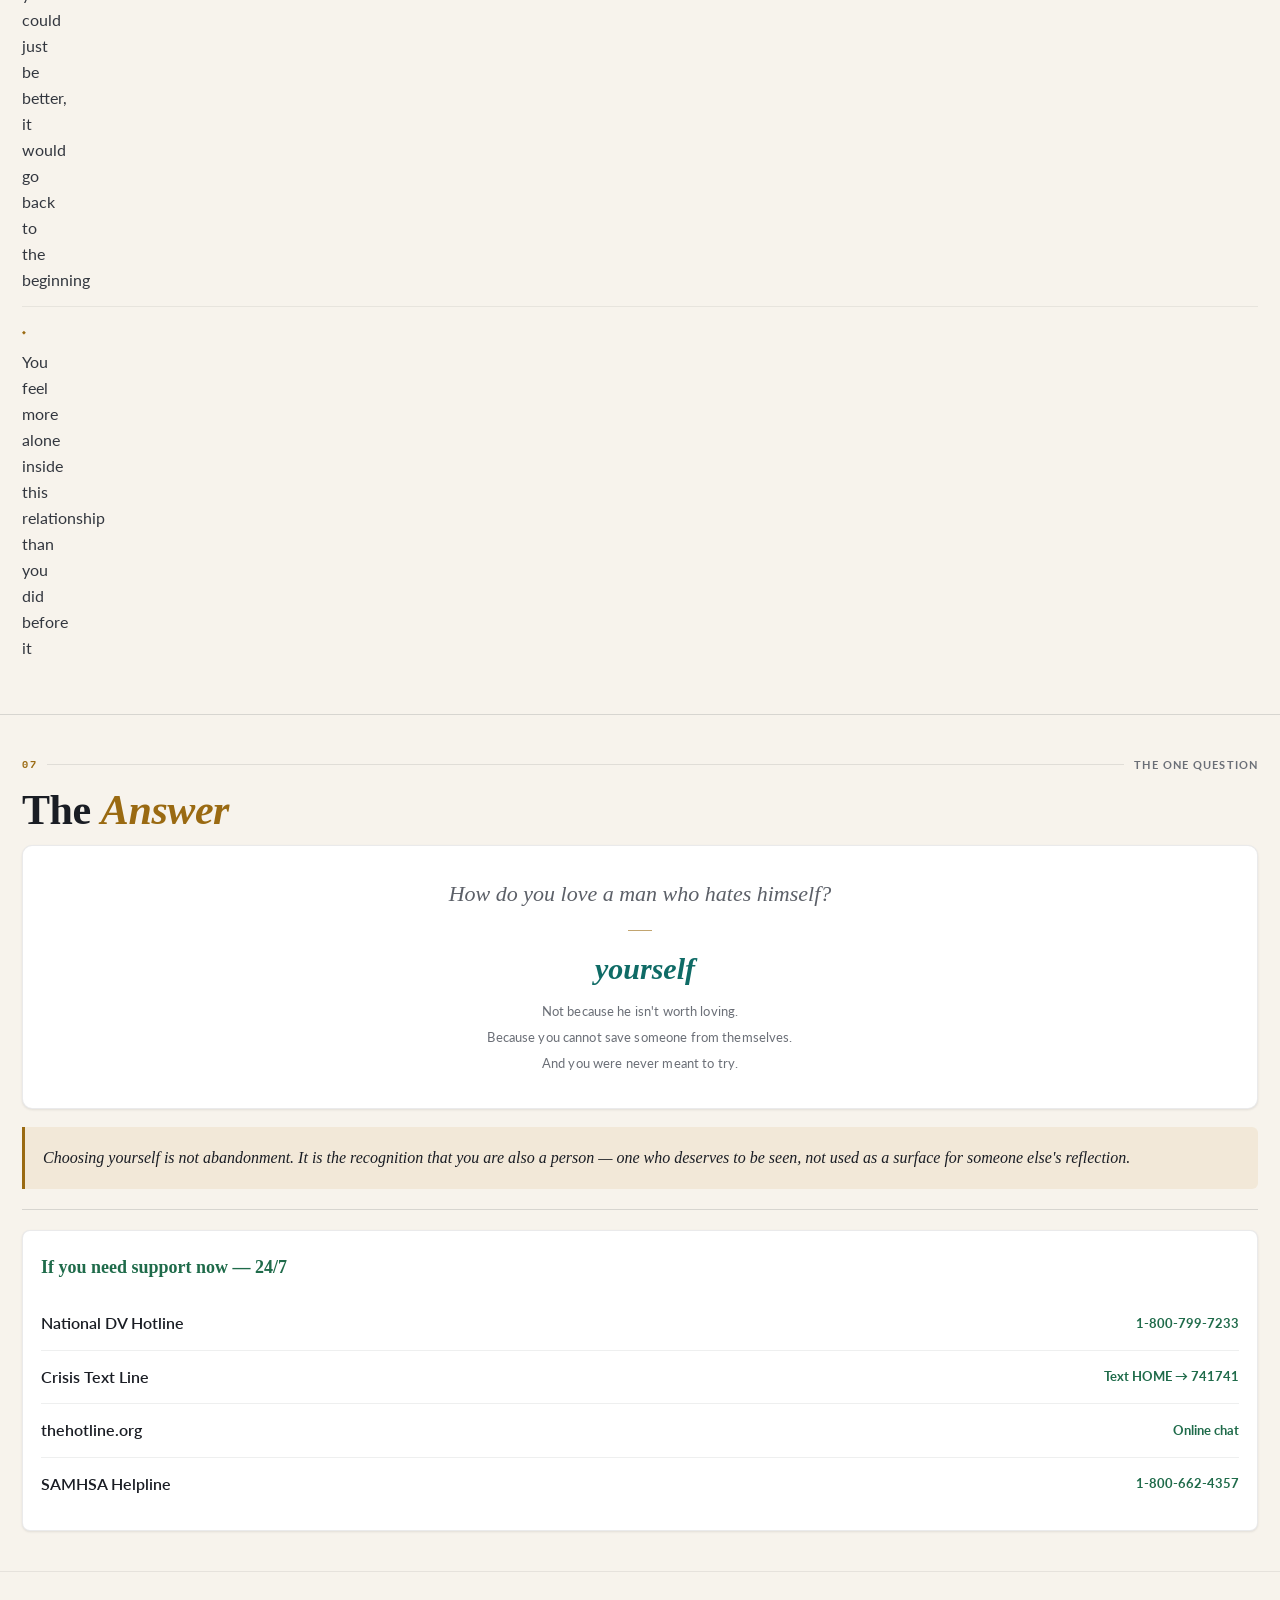
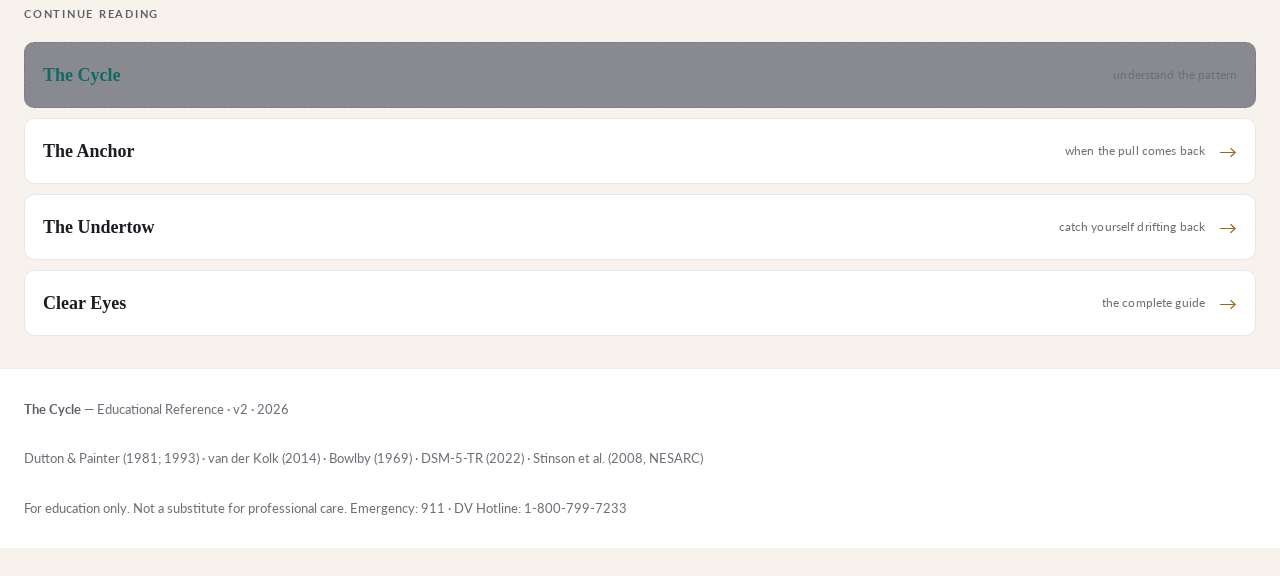
<file: the-cycle.html>
<!DOCTYPE html>
<html lang="en">
<head>
<meta charset="UTF-8">
<meta name="viewport" content="width=device-width, initial-scale=1.0, viewport-fit=cover">
<meta name="apple-mobile-web-app-capable" content="yes">
<meta name="apple-mobile-web-app-status-bar-style" content="default">
<meta name="apple-mobile-web-app-title" content="The Cycle">
<meta name="theme-color" content="#f7f3ec">
<link rel="manifest" href="manifest.json">
<link rel="apple-touch-icon" href="icon-192.png">
<title>The Cycle — Understanding Narcissistic Abuse</title>
<link href="https://fonts.googleapis.com/css2?family=Cormorant+Garant:ital,wght@0,400;0,600;0,700;1,400;1,600&family=Space+Mono:wght@400;700&family=Lato:wght@300;400;700&display=swap" rel="stylesheet">
<link rel="stylesheet" href="shared.css">
<style>
.cover::before{background:radial-gradient(ellipse 120% 60% at 80% 10%,rgba(196,136,42,.1),transparent 55%),radial-gradient(ellipse 80% 100% at 10% 80%,rgba(138,48,64,.06),transparent 60%)}
.cover-eyebrow{color:var(--gold)}
.cover-eyebrow::before{background:var(--gold)}
.cover h1 em{color:var(--gold-b)}
.cover-rule{background:var(--gold)}
.pb{background:var(--gold)}
</style>
</head>
<body>

<div class="pb" id="pb"></div>

<nav class="sitenav">
  <a class="sitenav-home" href="index.html"><span>CLEAR EYES</span></a>
  <div class="sitenav-pages">
    <a href="the-cycle.html" class="here">The Cycle</a>
    <a href="the-anchor.html">The Anchor</a>
    <a href="the-undertow.html">The Undertow</a>
    <a href="clear-eyes.html">Clear Eyes</a>
  </div>
</nav>

<nav class="nav">
  <div class="nav-logo">TC</div>
  <a href="#cycle">The Cycle</a>
  <a href="#engine">Why It Happens</a>
  <a href="#supply">Supply</a>
  <a href="#fix">Can't Fix It</a>
  <a href="#leaving">Leaving</a>
  <a href="#signals">Signs</a>
  <a href="#answer">The Answer</a>
</nav>

<header class="cover">
  <div class="cover-eyebrow">Educational Guide · 01</div>
  <h1>THE<br><em>CYCLE</em></h1>
  <div class="cover-rule"></div>
  <p class="cover-sub">Understanding narcissistic abuse — why it happens, why it holds, and why none of it was ever about you.</p>
  <div class="cover-note">Narcissistic Abuse · Trauma Bonding · Coercive Control · 2026</div>
</header>

<div class="stats up">
  <div class="stat"><div class="stat-n">~7×</div><div class="stat-l">Commonly cited attempts to leave before final exit*</div></div>
  <div class="stat"><div class="stat-n">0.5–6%</div><div class="stat-l">Estimated NPD prevalence range, US adults**</div></div>
  <div class="stat"><div class="stat-n">Most</div><div class="stat-l">Abusers do not have a diagnosable disorder***</div></div>
  <div class="stat"><div class="stat-n">0</div><div class="stat-l">Times it was your fault</div></div>
</div>
<div class="stat-footnotes up">
  <p>* Widely repeated by advocacy organisations (helpline-collated data, not peer-reviewed). Treat as illustrative — the real point is that leaving is rarely one clean event.</p>
  <p>** The often-quoted 6.2% is the high end of one 2008 survey (NESARC); DSM-5-TR and most clinical sources estimate 0.5–5%.</p>
  <p>*** Abuse is a pattern of coercive control — a set of choices — not a medical condition. You do not need to diagnose anyone to recognise harm and act on it.</p>
</div>

<!-- 01 THE CYCLE -->
<section class="sec" id="cycle">
  <div class="eyebrow up"><span class="eyebrow-n">01</span><div class="eyebrow-line"></div><span class="eyebrow-tag">The Four Phases</span></div>
  <h2 class="up">The <em>Cycle</em></h2>
  <p class="lead up">Four phases. Repeating. Each loop tightens the bond and makes the last one feel further away than it was.</p>

  <div class="framing up">
    <h4>A note on language</h4>
    <p>This guide uses "narcissistic abuse" because that is how many people first find their experience named — and being named matters. But know this: <strong>"narcissistic abuse" is not a clinical diagnosis</strong>, and most people who abuse do not have a diagnosable personality disorder. Abuse is a <strong>pattern of coercive control</strong> — a series of choices. <strong>You do not need to diagnose anyone to recognise harm and act on it.</strong></p>
  </div>

  <div class="phase-stack up">
    <div class="phase p1">
      <div class="phase-tag"><span class="phase-dot"></span>Phase 1</div>
      <h3>Idealize</h3>
      <span class="phase-aka">Love Bombing</span>
      <p>Overwhelming affection, attention, and praise. He studies you and reflects your best qualities back — you feel profoundly seen. That feeling is real. What isn't real is that he created it. You were, in part, falling in love with your own goodness reflected back at you.</p>
      <div class="phase-feel">"I've never felt this understood." — You're experiencing your own light shown back to you. He found your frequency and tuned to it.</div>
    </div>
    <div class="phase p2">
      <div class="phase-tag"><span class="phase-dot"></span>Phase 2</div>
      <h3>Devalue</h3>
      <span class="phase-aka">Criticism, Cold, Contempt</span>
      <p>Without warning, warmth is withdrawn. Criticism begins — subtle at first, then escalating. You ask what you did wrong. The answer is nothing. When you show him something real, he can't bear it. You are now doing double work: managing your own pain and managing his.</p>
      <div class="phase-feel">"What did I do? I've been trying so hard." — The confusion is the mechanism, not a side effect.</div>
    </div>
    <div class="phase p3">
      <div class="phase-tag"><span class="phase-dot"></span>Phase 3</div>
      <h3>Discard</h3>
      <span class="phase-aka">Withdrawal, Abandonment</span>
      <p>He leaves, goes silent, or threatens to. The threat of abandonment activates your deepest survival wiring — your brain treats it like physical danger. This is not weakness. It is neurobiology doing exactly what it was built to do under threat.</p>
      <div class="phase-feel">"I can't breathe without him. I'll do anything." — What feels like love here is a nervous system in alarm. The bond deepens because the fear is real.</div>
    </div>
    <div class="phase p4">
      <div class="phase-tag"><span class="phase-dot"></span>Phase 4</div>
      <h3>Hoover</h3>
      <span class="phase-aka">The Return</span>
      <p>He comes back. Apologies, promises, the man you first met. Relief floods you — your brain's reward, bonding, and stress systems shift at once. Researchers describe this as overlapping with the brain's addiction pathways. He is not choosing you. He is choosing what you provide. The cycle restarts — often deeper than before.</p>
      <div class="phase-feel">"This is the real him. Things will be different." — It felt exactly like this last time too. (Dutton &amp; Painter, 1993)</div>
    </div>
  </div>

  <div class="warrant up">
    <p>The two necessary conditions for a trauma bond to form: a <strong>power imbalance</strong> (financial, social, emotional, or physical control) and <strong>intermittent reinforcement</strong> (unpredictable alternation of warmth and harm). Both must be present. Together they build a dependency that logic alone rarely breaks. (Dutton &amp; Painter, 1981; 1993)</p>
  </div>
</section>

<!-- 02 WHY -->
<section class="sec" id="engine">
  <div class="eyebrow up"><span class="eyebrow-n">02</span><div class="eyebrow-line"></div><span class="eyebrow-tag">The Engine</span></div>
  <h2 class="up">Why He <em>Does This</em></h2>
  <p class="lead up">Understanding the source doesn't excuse it — but it removes you from the centre of it.</p>

  <div class="framing up">
    <h4>One explanation, not the only one</h4>
    <p>The "self-hatred behind the mask" picture fits some abusive people well — especially those with strong narcissistic traits. <strong>It is a useful lens, not a settled fact, and does not describe every abuser.</strong> Some who harm feel little inner conflict at all. Either way: the cause lives in them, not you.</p>
  </div>

  <div class="up">
    <div class="insight"><div class="insight-q">Why is he so cruel?</div><div class="insight-a">In the vulnerable narcissism pattern, shame mediates aggression — self-hatred cannot be held inward and is directed outward. In the grandiose pattern, cruelty can be more deliberate and less shame-driven. Either way: <strong>the cruelty originates in him, and was never earned by you.</strong></div></div>
    <div class="insight"><div class="insight-q">Why build you up, then tear you down?</div><div class="insight-a">When you reflect his idealised self back at him, he loves you. When you show him something true, he can't bear it. <strong>He attacks the mirror, not the woman.</strong></div></div>
    <div class="insight"><div class="insight-q">Why does he keep coming back?</div><div class="insight-a">Not for you — for what you provide: a reflection he can control, validation that quiets the self-hatred. <strong>He comes back for the supply, not the person. He may not know the difference.</strong></div></div>
    <div class="insight"><div class="insight-q">Why is nothing ever enough?</div><div class="insight-a">Because the problem was never your performance. It lives inside him and predates you by decades. <strong>You were never the cause. You could never be the cure.</strong></div></div>
    <div class="insight"><div class="insight-q">Does he know he's doing it?</div><div class="insight-a">It varies. Many people who abuse are quite aware of choosing when and toward whom they do it. <strong>Awareness or its absence does not change the harm — and working that out is not your job.</strong></div></div>
  </div>
</section>

<!-- 03 SUPPLY -->
<section class="sec" id="supply">
  <div class="eyebrow up"><span class="eyebrow-n">03</span><div class="eyebrow-line"></div><span class="eyebrow-tag">What You Were to Him</span></div>
  <h2 class="up">Narcissistic <em>Supply</em></h2>
  <p class="lead up">You weren't his partner. You were his source. That distinction matters — because it means you were never failing at something that was actually possible.</p>

  <div class="truth-stack up">
    <div class="truth"><div class="truth-n">01</div><div><h3>You were chosen for your light</h3><p>Empathy, warmth, resilience, loyalty — qualities that made you an excellent mirror. He didn't fall in love with you. He fell in love with what your brightness showed him about himself.</p></div></div>
    <div class="truth"><div class="truth-n">02</div><div><h3>Your empathy was the target</h3><p>The very capacity that made you want to understand, forgive, and try harder kept you in the cycle. Your compassion was not a flaw — it was the vulnerability he exploited.</p></div></div>
    <div class="truth"><div class="truth-n">03</div><div><h3>His coldness was a withdrawal</h3><p>When he went cold, he wasn't punishing something real. He was withdrawing the resource he controlled — to trigger your anxiety and restore the supply he needed.</p></div></div>
    <div class="truth"><div class="truth-n">04</div><div><h3>You were never truly seen</h3><p>Not because you weren't worth seeing. Because he was incapable of it. Genuine seeing requires holding another as separate from yourself. Every image he had of you was a projection.</p></div></div>
  </div>
</section>

<div class="pull rose up">The cruelty was never a reflection of your worth. It was a reflection of his wound — thrown outward because he had nowhere else to put it.<cite>— a recurring theme in trauma-informed therapy</cite></div>

<!-- 04 CAN'T FIX -->
<section class="sec" id="fix">
  <div class="eyebrow up"><span class="eyebrow-n">04</span><div class="eyebrow-line"></div><span class="eyebrow-tag">The Impossible Task</span></div>
  <h2 class="up">Why You <em>Can't Fix It</em></h2>
  <p class="lead up">You have been trying to solve a problem that was never yours to solve.</p>

  <div class="up">
    <div class="insight"><div class="insight-q">The wound predates you by decades</div><div class="insight-a">The narcissistic defence was built in childhood to survive shame, abandonment, or conditional love. You didn't create it. <strong>You cannot heal what you didn't wound.</strong></div></div>
    <div class="insight"><div class="insight-q">He can't access the wound with you present</div><div class="insight-a">Real healing requires confronting reality without the buffer of supply. <strong>As long as you're there providing validation, the motivation to do the work doesn't exist.</strong></div></div>
    <div class="insight"><div class="insight-q">Loving harder makes the cycle tighter</div><div class="insight-a">Every time you stayed, forgave, and tried again, you taught the cycle that it works. <strong>Unconditional love in this dynamic is not a gift — it is fuel.</strong></div></div>
    <div class="insight"><div class="insight-q">Change requires his choice, not your effort</div><div class="insight-a">Some people who harm do change — through sustained, voluntary work over a long period. The evidence does not support change produced by a partner loving harder or staying longer. <strong>You cannot want someone's healing more than they do.</strong></div></div>
  </div>
</section>

<!-- 05 LEAVING -->
<section class="sec" id="leaving">
  <div class="eyebrow up"><span class="eyebrow-n">05</span><div class="eyebrow-line"></div><span class="eyebrow-tag">The Exit</span></div>
  <h2 class="up">Why Leaving <em>Feels Impossible</em></h2>
  <p class="lead up">Not weakness. Wiring. There is a clinical reason you couldn't just leave.</p>

  <ul class="signals up">
    <li><span></span><div><strong>Your brain wired him as survival.</strong> Intermittent reinforcement — unpredictable reward — creates stronger compulsive attachment than consistent love. Your brain learned to chase his approval the way it chases oxygen.</div></li>
    <li><span></span><div><strong>He became both the wound and the relief.</strong> He creates the pain and then soothes it. Your nervous system cannot separate the source of harm from the source of comfort — because they are the same person. Leaving triggers something that closely resembles substance withdrawal.</div></li>
    <li><span></span><div><strong>He dismantled your reality.</strong> Years of gaslighting eroded your trust in your own perception. His version became the only version available. You stopped believing what you clearly saw.</div></li>
    <li><span></span><div><strong>The departure window is the most dangerous time.</strong> The fear of leaving is not irrational. Statistically, the period of separation is when abuse escalates most sharply. Your fear was reading the evidence accurately.</div></li>
    <li><span></span><div><strong>You were grieving someone who never fully existed.</strong> The Phase 1 man was real to you. Leaving required grieving that person — who was never consistently available to stay.</div></li>
  </ul>

  <div class="warrant up">
    <p>Seven attempts is the average before a final exit. Every single attempt was brave. The ones that didn't hold were not failures — they were the process of becoming certain enough to go.</p>
  </div>
</section>

<!-- 06 SIGNS -->
<section class="sec" id="signals">
  <div class="eyebrow up"><span class="eyebrow-n">06</span><div class="eyebrow-line"></div><span class="eyebrow-tag">Recognition</span></div>
  <h2 class="up">Signs You Are <em>In It</em></h2>
  <p class="lead up">These are not character flaws. They are symptoms — a normal response to an abnormal situation.</p>

  <ul class="signals up">
    <li><span></span><span>You apologise constantly — often without knowing what for</span></li>
    <li><span></span><span>You feel responsible for his moods and emotions</span></li>
    <li><span></span><span>You walk on eggshells, reading the room before you speak</span></li>
    <li><span></span><span>You make yourself smaller to avoid triggering his anger</span></li>
    <li><span></span><span>You feel like you're going crazy — and he has confirmed it</span></li>
    <li><span></span><span>You remember a version of him that no longer shows up consistently</span></li>
    <li><span></span><span>You defend him to friends and family who are concerned</span></li>
    <li><span></span><span>You've tried to leave and found yourself unable to stay gone</span></li>
    <li><span></span><span>You believe that if you could just be better, it would go back to the beginning</span></li>
    <li><span></span><span>You feel more alone inside this relationship than you did before it</span></li>
  </ul>
</section>

<!-- 07 THE ANSWER -->
<section class="sec" id="answer">
  <div class="eyebrow up"><span class="eyebrow-n">07</span><div class="eyebrow-line"></div><span class="eyebrow-tag">The One Question</span></div>
  <h2 class="up">The <em>Answer</em></h2>

  <div class="question-block up">
    <div class="q">How do you love a man who hates himself?</div>
    <div class="divider"></div>
    <div class="a">You love <em>yourself</em> instead.</div>
    <div class="a-sub">Not because he isn't worth loving.<br>Because you cannot save someone from themselves.<br>And you were never meant to try.</div>
  </div>

  <div class="warrant up" style="margin-top:18px">
    <p>Choosing yourself is not abandonment. It is the recognition that you are also a person — one who deserves to be seen, not used as a surface for someone else's reflection.</p>
  </div>

  <div class="rule up"></div>

  <div class="resources up">
    <h3>If you need support now — 24/7</h3>
    <ul class="res-list">
      <li><span class="res-n">National DV Hotline</span><span class="res-c">1-800-799-7233</span></li>
      <li><span class="res-n">Crisis Text Line</span><span class="res-c">Text HOME → 741741</span></li>
      <li><span class="res-n">thehotline.org</span><span class="res-c">Online chat</span></li>
      <li><span class="res-n">SAMHSA Helpline</span><span class="res-c">1-800-662-4357</span></li>
    </ul>
  </div>
</section>

<nav class="companions">
  <h4>Continue reading</h4>
  <div class="comp-grid">
    <a class="comp-link current" href="the-cycle.html"><span class="cl-name">The Cycle</span><span class="cl-desc">understand the pattern</span><span class="cl-arr">→</span></a>
    <a class="comp-link" href="the-anchor.html"><span class="cl-name">The Anchor</span><span class="cl-desc">when the pull comes back</span><span class="cl-arr">→</span></a>
    <a class="comp-link" href="the-undertow.html"><span class="cl-name">The Undertow</span><span class="cl-desc">catch yourself drifting back</span><span class="cl-arr">→</span></a>
    <a class="comp-link" href="clear-eyes.html"><span class="cl-name">Clear Eyes</span><span class="cl-desc">the complete guide</span><span class="cl-arr">→</span></a>
  </div>
</nav>

<footer>
  <strong>The Cycle</strong> — Educational Reference · v2 · 2026<br><br>
  Dutton &amp; Painter (1981; 1993) · van der Kolk (2014) · Bowlby (1969) · DSM-5-TR (2022) · Stinson et al. (2008, NESARC)<br><br>
  For education only. Not a substitute for professional care. Emergency: 911 · DV Hotline: 1-800-799-7233
</footer>

<script>
if('serviceWorker' in navigator) navigator.serviceWorker.register('sw.js').catch(()=>{});
const pb = document.getElementById('pb');
addEventListener('scroll',()=>{const h=document.body.scrollHeight-innerHeight;pb.style.width=(scrollY/h*100)+'%'},{passive:true});
const obs=new IntersectionObserver(es=>es.forEach(x=>{if(x.isIntersecting){x.target.classList.add('in');obs.unobserve(x.target)}}),{threshold:.06,rootMargin:'0px 0px -30px 0px'});
document.querySelectorAll('.up').forEach(el=>obs.observe(el));
addEventListener('load',()=>document.querySelectorAll('.up').forEach(el=>{if(el.getBoundingClientRect().top<innerHeight)el.classList.add('in')}));
</script>
</body>
</html>
</file>
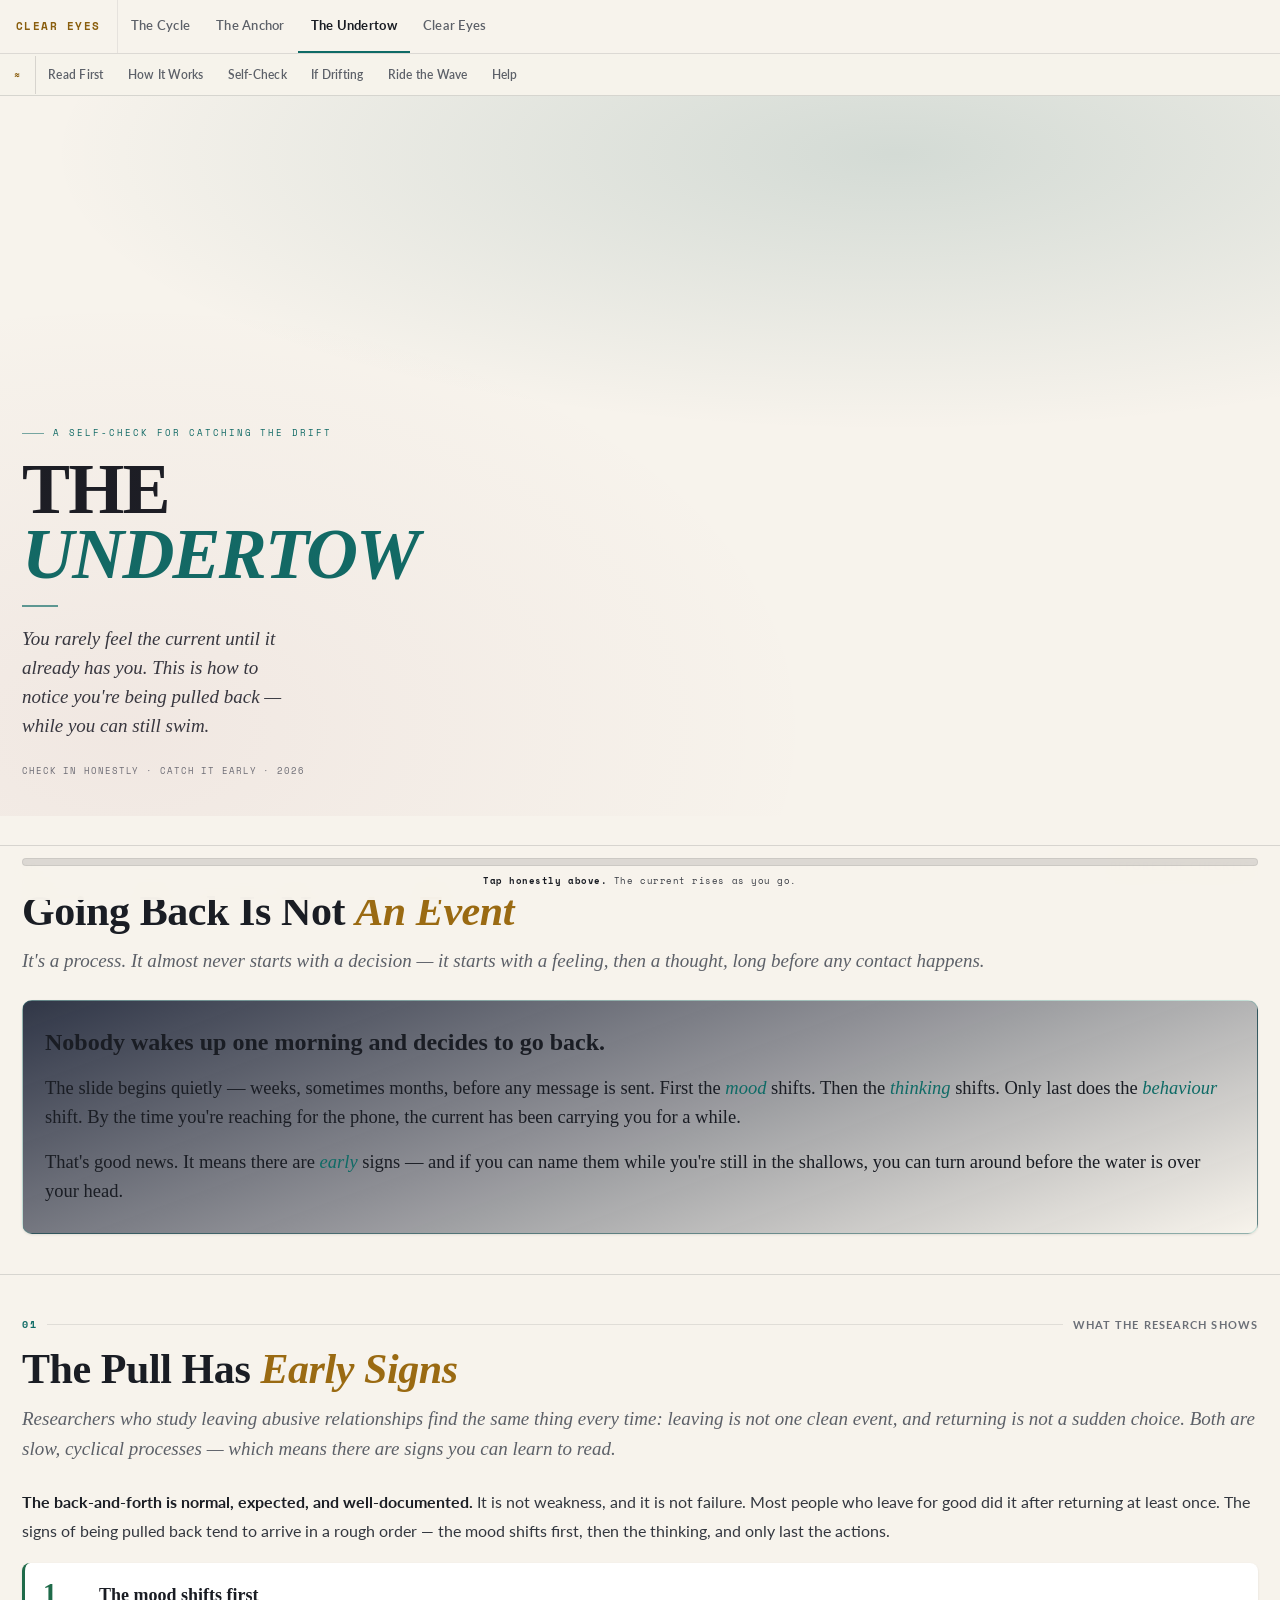
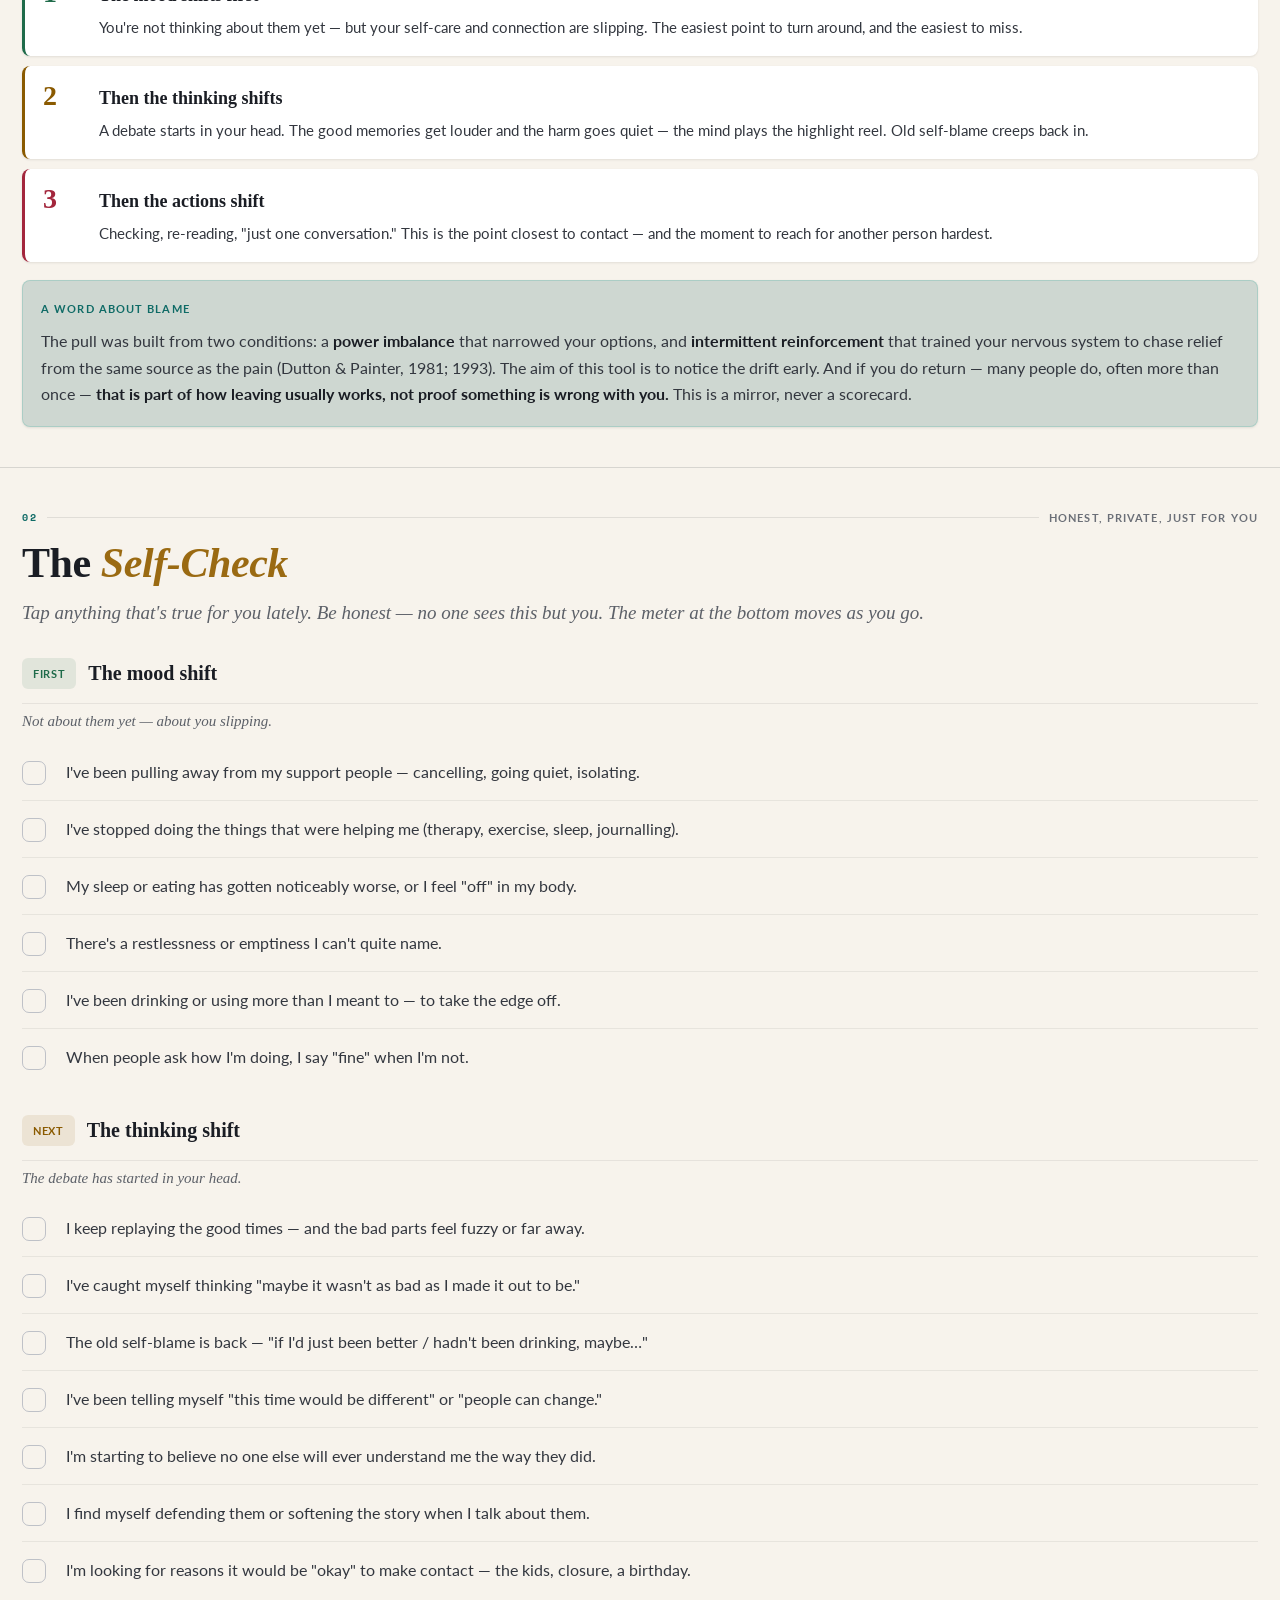
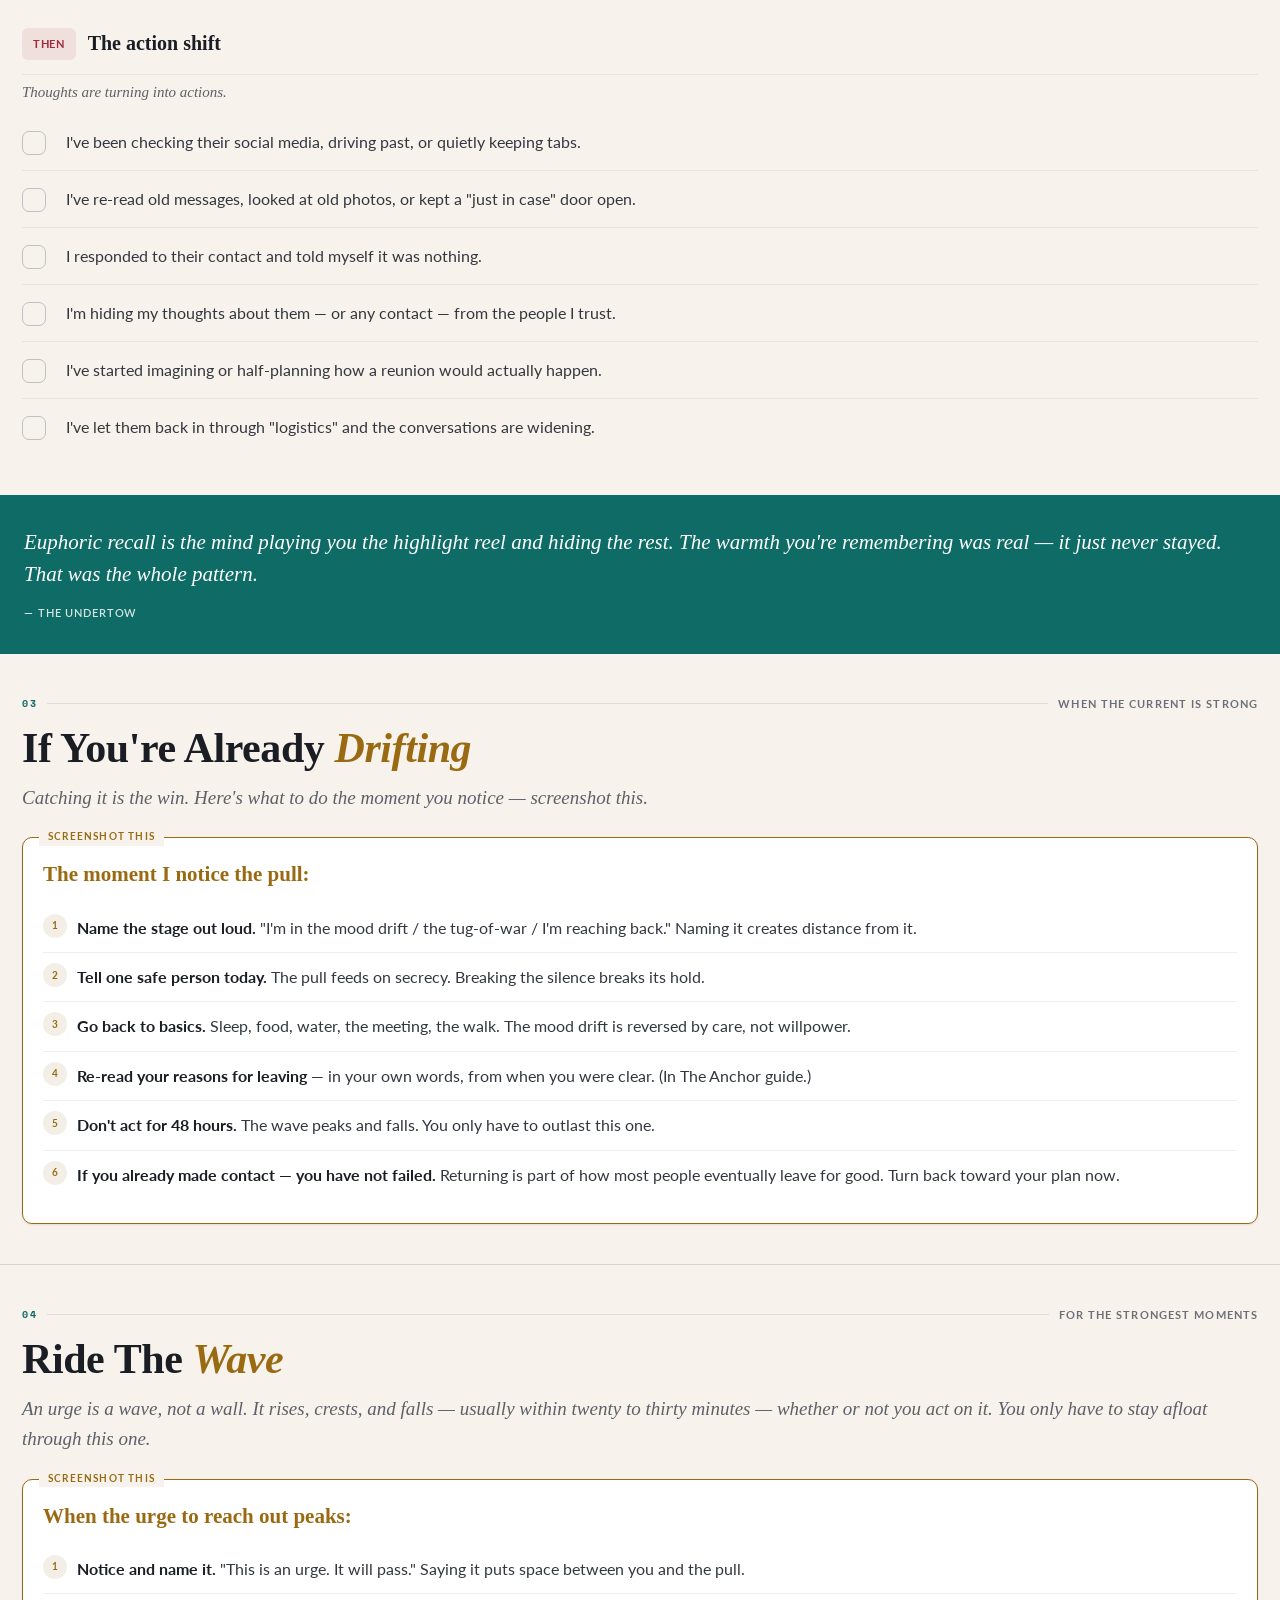
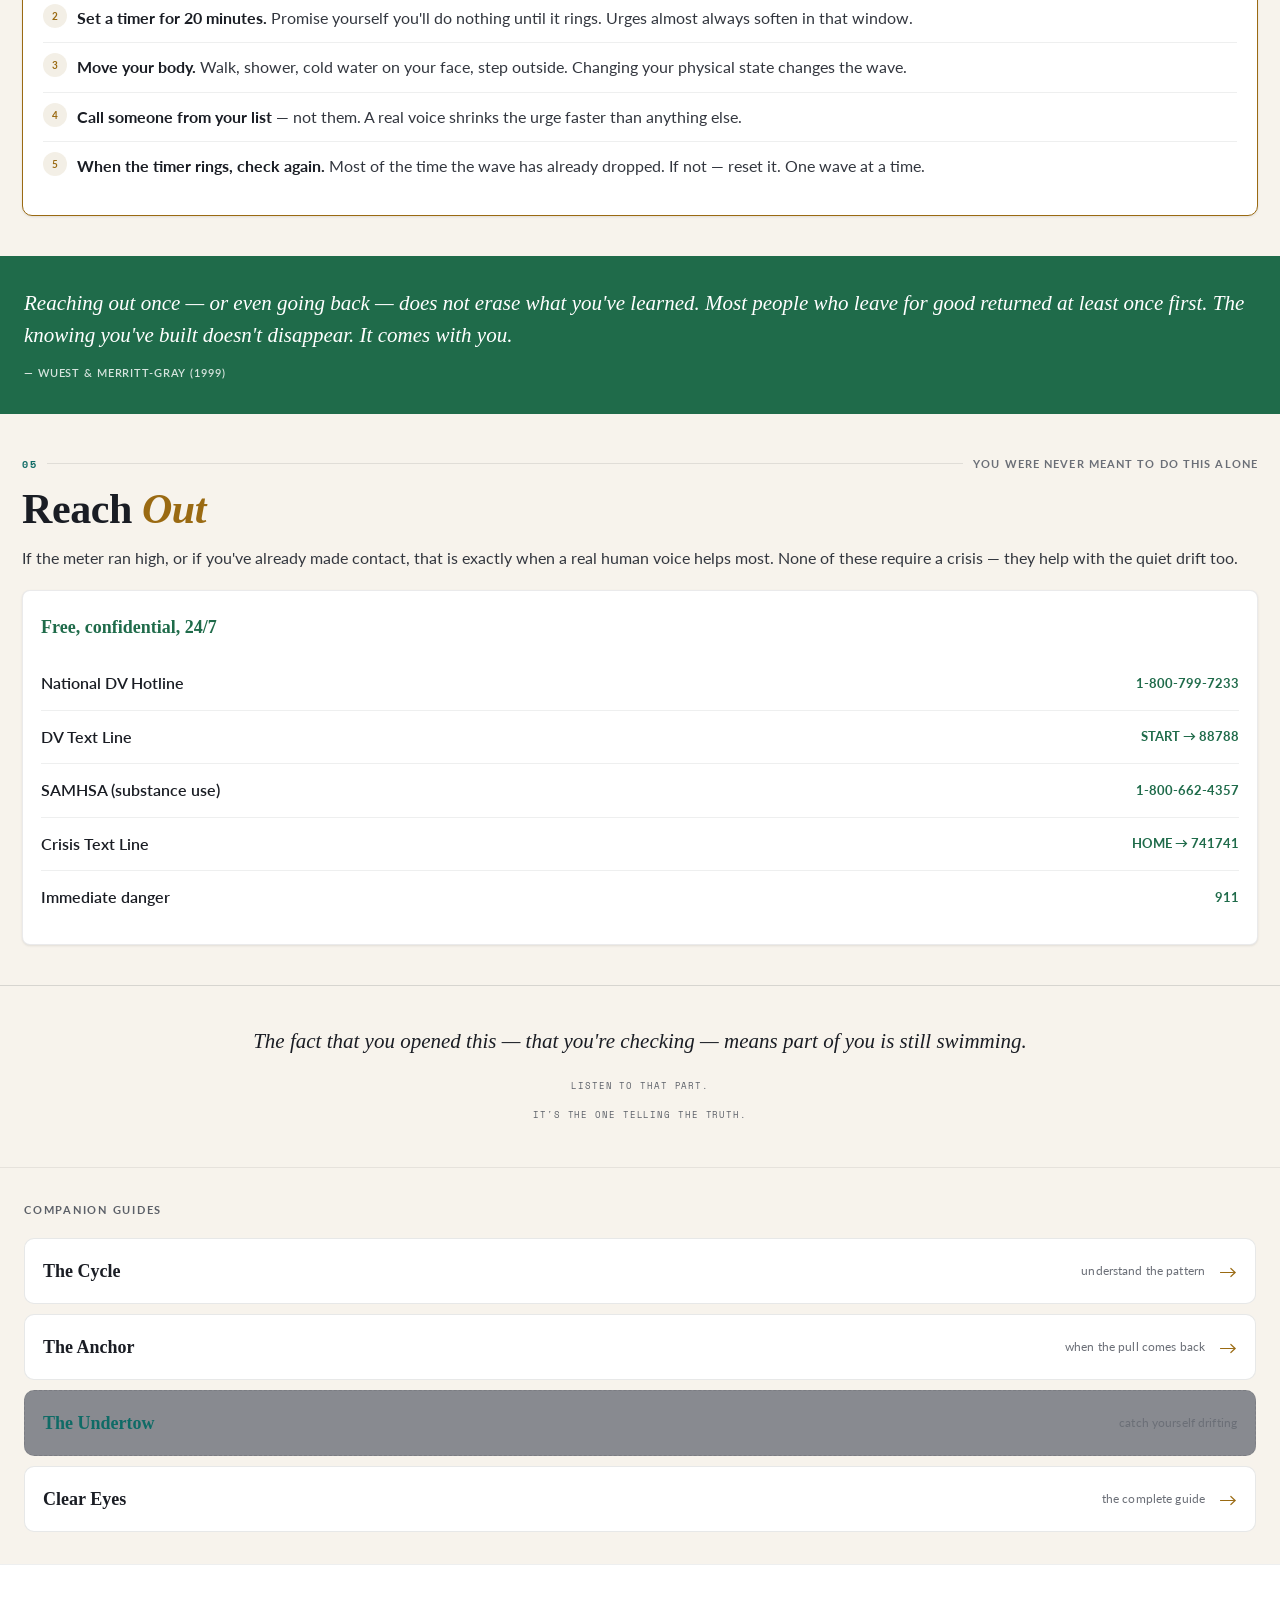
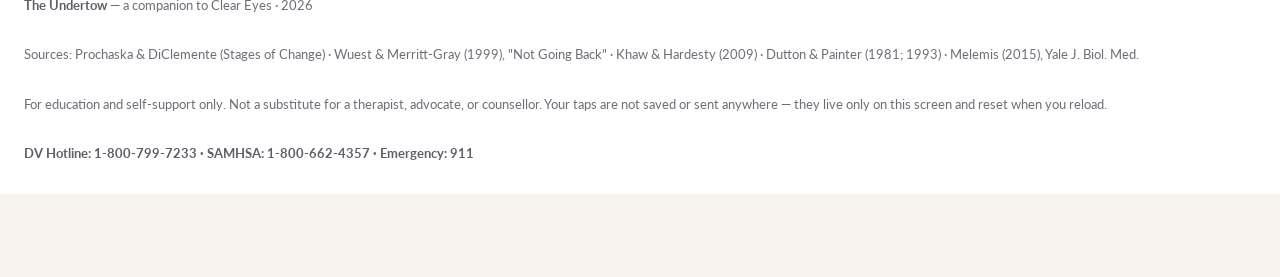
<file: the-undertow.html>
<!DOCTYPE html>
<html lang="en">
<head>
<meta charset="UTF-8">
<meta name="viewport" content="width=device-width, initial-scale=1.0, viewport-fit=cover">
<meta name="apple-mobile-web-app-capable" content="yes">
<meta name="apple-mobile-web-app-status-bar-style" content="default">
<meta name="apple-mobile-web-app-title" content="The Undertow">
<meta name="theme-color" content="#f7f3ec">
<link rel="manifest" href="manifest.json">
<link rel="apple-touch-icon" href="icon-192.png">
<title>The Undertow — Catching Yourself Being Pulled Back</title>
<link href="https://fonts.googleapis.com/css2?family=Cormorant+Garant:ital,wght@0,400;0,600;0,700;1,400;1,600&family=Space+Mono:wght@400;700&family=Lato:wght@300;400;700&display=swap" rel="stylesheet">
<link rel="stylesheet" href="shared.css">
<style>
.cover::before{background:radial-gradient(ellipse 120% 70% at 70% 8%,rgba(26,92,92,.16),transparent 55%),radial-gradient(ellipse 90% 100% at 10% 88%,rgba(138,48,64,.06),transparent 60%)}
.cover-eyebrow{color:var(--teal-b)}
.cover-eyebrow::before{background:var(--teal-b)}
.cover h1 em{color:var(--teal-b)}
.cover-rule{background:var(--teal-b)}
.pb{background:var(--teal-b)}
.eyebrow-n{color:var(--teal-b)}

/* meter — sticky bottom */
.meter-wrap{
  position:sticky;bottom:0;z-index:250;
  background:rgba(247,243,236,.96);-webkit-backdrop-filter:blur(14px);backdrop-filter:blur(14px);
  border-top:1px solid var(--border);
  padding:12px 22px;padding-bottom:max(12px,var(--safe-bot));
}
.meter-bar{height:8px;border-radius:4px;background:rgba(26,29,36,.12);overflow:hidden;margin-bottom:8px;border:1px solid rgba(26,29,36,.08)}
.meter-fill{height:100%;width:0%;background:var(--green-b);border-radius:3px;transition:width .35s var(--ease),background .35s}
.meter-label{font-family:'Space Mono',monospace;font-size:9px;letter-spacing:.06em;color:var(--mist);line-height:1.6;text-align:center}
.meter-label strong{color:var(--paper)}

/* result card */
.result{margin-top:8px;border-radius:8px;padding:20px 18px;border:1px solid var(--border);display:none}
.result.show{display:block}
.result.lvl-1{background:var(--green-pale);border-color:rgba(63,166,118,.35)}
.result.lvl-2{background:var(--amber-pale);border-color:rgba(224,168,56,.35)}
.result.lvl-3{background:var(--rose-pale);border-color:rgba(179,64,85,.4)}
.result h3{font-family:'Cormorant Garant',serif;font-weight:700;font-size:21px;margin-bottom:10px;line-height:1.2}
.result.lvl-1 h3{color:var(--green-b)}
.result.lvl-2 h3{color:var(--amber-b)}
.result.lvl-3 h3{color:var(--rose-b)}
.result p{font-size:15px;color:#1a1d24;line-height:1.68;margin-bottom:10px}
.result p:last-child{margin-bottom:0}
.result strong{color:var(--paper)}
.dolist{list-style:none;margin-top:10px}
.dolist li{font-size:14.5px;color:#1a1d24;line-height:1.58;padding:9px 0 9px 24px;position:relative;border-top:1px solid var(--border)}
.dolist li::before{content:'→';position:absolute;left:0;color:var(--teal-b);font-weight:700}

.btn-row{display:flex;gap:10px;margin-top:18px;flex-wrap:wrap}
.btn{border:none;padding:12px 20px;border-radius:7px;font-family:'Space Mono',monospace;font-size:10px;letter-spacing:.1em;text-transform:uppercase;font-weight:700;cursor:pointer;transition:background .2s;min-height:44px}
.btn-primary{background:var(--teal);color:var(--paper)}
.btn-primary:active{background:var(--teal-b)}

.closing{text-align:center;padding:40px 22px;border-top:1px solid var(--border)}
.closing p{font-family:'Cormorant Garant',serif;font-style:italic;font-size:21px;line-height:1.48;color:var(--paper);margin-bottom:12px;text-wrap:pretty}
.closing .small{font-family:'Space Mono',monospace;font-size:9px;letter-spacing:.1em;text-transform:uppercase;color:var(--slate);line-height:2}

/* ---- LIGHT THEME contrast corrections ---- */
.pull,.pull *{color:#fff}
.pull cite{color:rgba(255,255,255,.82)}
.meter-fill{}  /* meter colors set inline by JS; track stays light */
.result.danger,.result.danger *{color:#fff}
a:focus-visible,button:focus-visible,.check-item:focus-visible{outline:3px solid var(--teal-b);outline-offset:2px;border-radius:4px}
</style>
</head>
<body>

<div class="pb" id="pb"></div>

<nav class="sitenav">
  <a class="sitenav-home" href="index.html"><span>CLEAR EYES</span></a>
  <div class="sitenav-pages teal">
    <a href="the-cycle.html">The Cycle</a>
    <a href="the-anchor.html">The Anchor</a>
    <a href="the-undertow.html" class="here">The Undertow</a>
    <a href="clear-eyes.html">Clear Eyes</a>
  </div>
</nav>

<nav class="nav">
  <div class="nav-logo">≈</div>
  <a href="#first">Read First</a>
  <a href="#how">How It Works</a>
  <a href="#check">Self-Check</a>
  <a href="#card">If Drifting</a>
  <a href="#wave">Ride the Wave</a>
  <a href="#help">Help</a>
</nav>

<header class="cover">
  <div class="cover-eyebrow">A self-check for catching the drift</div>
  <h1>THE<br><em>UNDERTOW</em></h1>
  <div class="cover-rule"></div>
  <p class="cover-sub">You rarely feel the current until it already has you. This is how to notice you're being pulled back — while you can still swim.</p>
  <div class="cover-note">Check in honestly · Catch it early · 2026</div>
</header>

<!-- 00 READ FIRST -->
<section class="sec" id="first">
  <div class="eyebrow up"><span class="eyebrow-n">00</span><div class="eyebrow-line"></div><span class="eyebrow-tag">Before the checklist</span></div>
  <h2 class="up">Going Back Is Not <em>An Event</em></h2>
  <p class="lead up">It's a process. It almost never starts with a decision — it starts with a feeling, then a thought, long before any contact happens.</p>

  <div class="truthcard up">
    <p class="big">Nobody wakes up one morning and decides to go back.</p>
    <p>The slide begins quietly — weeks, sometimes months, before any message is sent. First the <em>mood</em> shifts. Then the <em>thinking</em> shifts. Only last does the <em>behaviour</em> shift. By the time you're reaching for the phone, the current has been carrying you for a while.</p>
    <p>That's good news. It means there are <em>early</em> signs — and if you can name them while you're still in the shallows, you can turn around before the water is over your head.</p>
  </div>
</section>

<!-- 01 HOW IT WORKS -->
<section class="sec" id="how">
  <div class="eyebrow up"><span class="eyebrow-n">01</span><div class="eyebrow-line"></div><span class="eyebrow-tag">What the research shows</span></div>
  <h2 class="up">The Pull Has <em>Early Signs</em></h2>
  <p class="lead up">Researchers who study leaving abusive relationships find the same thing every time: leaving is not one clean event, and returning is not a sudden choice. Both are slow, cyclical processes — which means there are signs you can learn to read.</p>

  <p class="body up"><strong>The back-and-forth is normal, expected, and well-documented.</strong> It is not weakness, and it is not failure. Most people who leave for good did it after returning at least once. The signs of being pulled back tend to arrive in a rough order — the mood shifts first, then the thinking, and only last the actions.</p>

  <div class="stages-intro up">
    <div class="stage-row s1"><div class="stage-ico">1</div><div><h3>The mood shifts first</h3><p>You're not thinking about them yet — but your self-care and connection are slipping. The easiest point to turn around, and the easiest to miss.</p></div></div>
    <div class="stage-row s2"><div class="stage-ico">2</div><div><h3>Then the thinking shifts</h3><p>A debate starts in your head. The good memories get louder and the harm goes quiet — the mind plays the highlight reel. Old self-blame creeps back in.</p></div></div>
    <div class="stage-row s3"><div class="stage-ico">3</div><div><h3>Then the actions shift</h3><p>Checking, re-reading, "just one conversation." This is the point closest to contact — and the moment to reach for another person hardest.</p></div></div>
  </div>

  <div class="framing up">
    <h4>A word about blame</h4>
    <p>The pull was built from two conditions: a <strong>power imbalance</strong> that narrowed your options, and <strong>intermittent reinforcement</strong> that trained your nervous system to chase relief from the same source as the pain (Dutton &amp; Painter, 1981; 1993). The aim of this tool is to notice the drift early. And if you do return — many people do, often more than once — <strong>that is part of how leaving usually works, not proof something is wrong with you.</strong> This is a mirror, never a scorecard.</p>
  </div>
</section>

<!-- 02 SELF-CHECK -->
<section class="sec" id="check">
  <div class="eyebrow up"><span class="eyebrow-n">02</span><div class="eyebrow-line"></div><span class="eyebrow-tag">Honest, private, just for you</span></div>
  <h2 class="up">The <em>Self-Check</em></h2>
  <p class="lead up">Tap anything that's true for you lately. Be honest — no one sees this but you. The meter at the bottom moves as you go.</p>

  <div class="checkgroup up undertow-check" id="checkgroup">

    <div class="cg-head"><span class="cg-badge g">First</span><span class="cg-title">The mood shift</span></div>
    <p class="cg-sub">Not about them yet — about you slipping.</p>
    <ul class="checklist" data-weight="1">
      <li class="check-item"><div class="check-box"></div><div class="check-text">I've been pulling away from my support people — cancelling, going quiet, isolating.</div></li>
      <li class="check-item"><div class="check-box"></div><div class="check-text">I've stopped doing the things that were helping me (therapy, exercise, sleep, journalling).</div></li>
      <li class="check-item"><div class="check-box"></div><div class="check-text">My sleep or eating has gotten noticeably worse, or I feel "off" in my body.</div></li>
      <li class="check-item"><div class="check-box"></div><div class="check-text">There's a restlessness or emptiness I can't quite name.</div></li>
      <li class="check-item"><div class="check-box"></div><div class="check-text">I've been drinking or using more than I meant to — to take the edge off.</div></li>
      <li class="check-item"><div class="check-box"></div><div class="check-text">When people ask how I'm doing, I say "fine" when I'm not.</div></li>
    </ul>

    <div class="cg-head"><span class="cg-badge a">Next</span><span class="cg-title">The thinking shift</span></div>
    <p class="cg-sub">The debate has started in your head.</p>
    <ul class="checklist" data-weight="2">
      <li class="check-item"><div class="check-box"></div><div class="check-text">I keep replaying the good times — and the bad parts feel fuzzy or far away.</div></li>
      <li class="check-item"><div class="check-box"></div><div class="check-text">I've caught myself thinking "maybe it wasn't as bad as I made it out to be."</div></li>
      <li class="check-item"><div class="check-box"></div><div class="check-text">The old self-blame is back — "if I'd just been better / hadn't been drinking, maybe…"</div></li>
      <li class="check-item"><div class="check-box"></div><div class="check-text">I've been telling myself "this time would be different" or "people can change."</div></li>
      <li class="check-item"><div class="check-box"></div><div class="check-text">I'm starting to believe no one else will ever understand me the way they did.</div></li>
      <li class="check-item"><div class="check-box"></div><div class="check-text">I find myself defending them or softening the story when I talk about them.</div></li>
      <li class="check-item"><div class="check-box"></div><div class="check-text">I'm looking for reasons it would be "okay" to make contact — the kids, closure, a birthday.</div></li>
    </ul>

    <div class="cg-head"><span class="cg-badge r">Then</span><span class="cg-title">The action shift</span></div>
    <p class="cg-sub">Thoughts are turning into actions.</p>
    <ul class="checklist" data-weight="3">
      <li class="check-item"><div class="check-box"></div><div class="check-text">I've been checking their social media, driving past, or quietly keeping tabs.</div></li>
      <li class="check-item"><div class="check-box"></div><div class="check-text">I've re-read old messages, looked at old photos, or kept a "just in case" door open.</div></li>
      <li class="check-item"><div class="check-box"></div><div class="check-text">I responded to their contact and told myself it was nothing.</div></li>
      <li class="check-item"><div class="check-box"></div><div class="check-text">I'm hiding my thoughts about them — or any contact — from the people I trust.</div></li>
      <li class="check-item"><div class="check-box"></div><div class="check-text">I've started imagining or half-planning how a reunion would actually happen.</div></li>
      <li class="check-item"><div class="check-box"></div><div class="check-text">I've let them back in through "logistics" and the conversations are widening.</div></li>
    </ul>
  </div>

  <div class="result up" id="result">
    <h3 id="result-h"></h3>
    <div id="result-body"></div>
    <div class="btn-row">
      <button class="btn btn-primary" id="recheck">Clear &amp; check again</button>
    </div>
  </div>
</section>

<div class="pull teal up">Euphoric recall is the mind playing you the highlight reel and hiding the rest. The warmth you're remembering was real — it just never stayed. That was the whole pattern.<cite>— The Undertow</cite></div>

<!-- 03 IF DRIFTING -->
<section class="sec" id="card">
  <div class="eyebrow up"><span class="eyebrow-n">03</span><div class="eyebrow-line"></div><span class="eyebrow-tag">When the current is strong</span></div>
  <h2 class="up">If You're Already <em>Drifting</em></h2>
  <p class="lead up">Catching it is the win. Here's what to do the moment you notice — screenshot this.</p>

  <div class="card-shot up">
    <h3>The moment I notice the pull:</h3>
    <ol>
      <li><strong>Name the stage out loud.</strong> "I'm in the mood drift / the tug-of-war / I'm reaching back." Naming it creates distance from it.</li>
      <li><strong>Tell one safe person today.</strong> The pull feeds on secrecy. Breaking the silence breaks its hold.</li>
      <li><strong>Go back to basics.</strong> Sleep, food, water, the meeting, the walk. The mood drift is reversed by care, not willpower.</li>
      <li><strong>Re-read your reasons for leaving</strong> — in your own words, from when you were clear. (In The Anchor guide.)</li>
      <li><strong>Don't act for 48 hours.</strong> The wave peaks and falls. You only have to outlast this one.</li>
      <li><strong>If you already made contact — you have not failed.</strong> Returning is part of how most people eventually leave for good. Turn back toward your plan now.</li>
    </ol>
  </div>
</section>

<!-- 04 RIDE THE WAVE -->
<section class="sec" id="wave">
  <div class="eyebrow up"><span class="eyebrow-n">04</span><div class="eyebrow-line"></div><span class="eyebrow-tag">For the strongest moments</span></div>
  <h2 class="up">Ride The <em>Wave</em></h2>
  <p class="lead up">An urge is a wave, not a wall. It rises, crests, and falls — usually within twenty to thirty minutes — whether or not you act on it. You only have to stay afloat through this one.</p>

  <div class="card-shot up">
    <h3>When the urge to reach out peaks:</h3>
    <ol>
      <li><strong>Notice and name it.</strong> "This is an urge. It will pass." Saying it puts space between you and the pull.</li>
      <li><strong>Set a timer for 20 minutes.</strong> Promise yourself you'll do nothing until it rings. Urges almost always soften in that window.</li>
      <li><strong>Move your body.</strong> Walk, shower, cold water on your face, step outside. Changing your physical state changes the wave.</li>
      <li><strong>Call someone from your list</strong> — not them. A real voice shrinks the urge faster than anything else.</li>
      <li><strong>When the timer rings, check again.</strong> Most of the time the wave has already dropped. If not — reset it. One wave at a time.</li>
    </ol>
  </div>
</section>

<div class="pull green up">Reaching out once — or even going back — does not erase what you've learned. Most people who leave for good returned at least once first. The knowing you've built doesn't disappear. It comes with you.<cite>— Wuest &amp; Merritt-Gray (1999)</cite></div>

<!-- 05 HELP -->
<section class="sec" id="help">
  <div class="eyebrow up"><span class="eyebrow-n">05</span><div class="eyebrow-line"></div><span class="eyebrow-tag">You were never meant to do this alone</span></div>
  <h2 class="up">Reach <em>Out</em></h2>
  <p class="body up">If the meter ran high, or if you've already made contact, that is exactly when a real human voice helps most. None of these require a crisis — they help with the quiet drift too.</p>

  <div class="resources up">
    <h3>Free, confidential, 24/7</h3>
    <ul class="res-list">
      <li><span class="res-n">National DV Hotline</span><span class="res-c">1-800-799-7233</span></li>
      <li><span class="res-n">DV Text Line</span><span class="res-c">START → 88788</span></li>
      <li><span class="res-n">SAMHSA (substance use)</span><span class="res-c">1-800-662-4357</span></li>
      <li><span class="res-n">Crisis Text Line</span><span class="res-c">HOME → 741741</span></li>
      <li><span class="res-n">Immediate danger</span><span class="res-c">911</span></li>
    </ul>
  </div>
</section>

<div class="closing up">
  <p>The fact that you opened this — that you're checking — means part of you is still swimming.</p>
  <span class="small">Listen to that part.<br>It's the one telling the truth.</span>
</div>

<nav class="companions">
  <h4>Companion guides</h4>
  <div class="comp-grid">
    <a class="comp-link" href="the-cycle.html"><span class="cl-name">The Cycle</span><span class="cl-desc">understand the pattern</span><span class="cl-arr">→</span></a>
    <a class="comp-link" href="the-anchor.html"><span class="cl-name">The Anchor</span><span class="cl-desc">when the pull comes back</span><span class="cl-arr">→</span></a>
    <a class="comp-link current" href="the-undertow.html"><span class="cl-name">The Undertow</span><span class="cl-desc">catch yourself drifting</span><span class="cl-arr">→</span></a>
    <a class="comp-link" href="clear-eyes.html"><span class="cl-name">Clear Eyes</span><span class="cl-desc">the complete guide</span><span class="cl-arr">→</span></a>
  </div>
</nav>

<footer>
  <strong>The Undertow</strong> — a companion to Clear Eyes · 2026<br><br>
  Sources: Prochaska &amp; DiClemente (Stages of Change) · Wuest &amp; Merritt-Gray (1999), "Not Going Back" · Khaw &amp; Hardesty (2009) · Dutton &amp; Painter (1981; 1993) · Melemis (2015), Yale J. Biol. Med.<br><br>
  For education and self-support only. Not a substitute for a therapist, advocate, or counsellor. Your taps are not saved or sent anywhere — they live only on this screen and reset when you reload.<br><br>
  <strong>DV Hotline: 1-800-799-7233 · SAMHSA: 1-800-662-4357 · Emergency: 911</strong>
</footer>

<!-- sticky meter -->
<div class="meter-wrap">
  <div class="meter-bar"><div class="meter-fill" id="meterfill"></div></div>
  <div class="meter-label" id="meterlabel"><strong>Tap honestly above.</strong> The current rises as you go.</div>
</div>

<script>
if('serviceWorker' in navigator) navigator.serviceWorker.register('sw.js').catch(()=>{});
document.addEventListener('touchmove',e=>{if(e.touches.length>1)e.preventDefault()},{passive:false});

const pb=document.getElementById('pb');
addEventListener('scroll',()=>{const h=document.body.scrollHeight-innerHeight;pb.style.width=(h>0?scrollY/h*100:0)+'%'},{passive:true});

const obs=new IntersectionObserver(es=>es.forEach(x=>{if(x.isIntersecting){x.target.classList.add('in');obs.unobserve(x.target)}}),{threshold:.05,rootMargin:'0px 0px -30px 0px'});
document.querySelectorAll('.up').forEach(el=>obs.observe(el));
addEventListener('load',()=>document.querySelectorAll('.up').forEach(el=>{if(el.getBoundingClientRect().top<innerHeight)el.classList.add('in')}));

const group=document.getElementById('checkgroup');
const fill=document.getElementById('meterfill');
const lbl=document.getElementById('meterlabel');
const result=document.getElementById('result');
const rH=document.getElementById('result-h');
const rB=document.getElementById('result-body');

function maxStage(){
  let m=0;
  group.querySelectorAll('ul.checklist').forEach(ul=>{
    const w=parseInt(ul.dataset.weight,10);
    if(ul.querySelectorAll('.check-item.checked').length>0&&w>m)m=w;
  });
  return m;
}
function total(){return group.querySelectorAll('.check-item.checked').length;}

function render(){
  const n=total();const s=maxStage();
  let pct=0,col='var(--green-b)';
  if(s===0){pct=n>0?8:0;}
  else if(s===1){pct=22+Math.min(n,4)*4;col='var(--green-b)';}
  else if(s===2){pct=55+Math.min(n,4)*4;col='var(--amber-b)';}
  else{pct=86+Math.min(n,3)*4;col='var(--rose-b)';}
  fill.style.width=Math.min(pct,100)+'%';fill.style.background=col;
  if(n===0){lbl.innerHTML='<strong>Tap honestly above.</strong> The current rises as you go.';result.classList.remove('show');return;}
  const sn=s===1?'the mood shift':s===2?'the thinking shift':'the action shift';
  lbl.innerHTML='You marked <strong>'+n+'</strong> — deepest stage: <strong>'+sn+'</strong>.';
  let lvl,h,html;
  if(s<=1){
    lvl=1;h='You\'re in the early current — the best place to be.';
    html='<p>You\'re noticing the <strong>mood shift</strong> — the self-care slip that comes before thoughts about them even start. Most people miss this entirely. You didn\'t.</p><p>This stage is reversed by care, not willpower:</p><ul class="dolist"><li>Put back one thing you dropped — the meeting, the walk, a real night\'s sleep.</li><li>Tell one safe person you\'re feeling shaky, today.</li><li>Eat, drink water, go outside. Boring basics genuinely work at this stage.</li></ul>';
  }else if(s===2){
    lvl=2;h='You\'re in the tug-of-war. Slow down.';
    html='<p>The debate has started, and <strong>euphoric recall</strong> is doing its work — the warmth gets louder, the harm goes quiet. None of that means you were wrong to leave. It means the current is pulling.</p><ul class="dolist"><li>Re-read your reasons for leaving — in your own words, from when you were clear.</li><li>Call a safe person and say the quiet part out loud: "I\'m thinking about going back." Secrecy is the current\'s fuel.</li><li>Name the recall when it happens: "that\'s the highlight reel, not the whole film."</li><li>No contact for 48 hours. Let this wave pass first.</li></ul>';
  }else{
    lvl=3;h='You\'re reaching back. This is the moment to grab a hand.';
    html='<p>Thoughts are turning into actions. This is the point closest to contact, and it is <strong>not</strong> the moment to handle alone.</p><ul class="dolist"><li>Reach a real person <em>before</em> you reach them — a trusted friend, or the hotline below. Do this first.</li><li>If you\'ve already made contact: that\'s a slip, not a failure. Turning around now still counts. Everything you\'ve learned is still yours.</li><li>Re-read your reasons. Put 48 hours between you and any next step.</li><li>If any contact involves fear for your safety, treat that as the priority — numbers below.</li></ul>';
  }
  result.className='result show lvl-'+lvl;rH.textContent=h;rB.innerHTML=html;
}

group.querySelectorAll('.check-item').forEach(it=>{
  it.addEventListener('click',()=>{it.classList.toggle('checked');render();});
});
document.getElementById('recheck').addEventListener('click',()=>{
  group.querySelectorAll('.check-item.checked').forEach(i=>i.classList.remove('checked'));
  render();
  document.getElementById('check').scrollIntoView({behavior:'smooth'});
});
</script>
</body>
</html>
</file>
<file: shared.css>
/* =====================================================
   CLEAR EYES — shared design system
   Dark warm: Cormorant Garant + Space Mono + Lato
   ===================================================== */
:root{
  --night:#f7f3ec;--ink:#ffffff;--card:#ffffff;--border:rgba(26,29,36,.14);
  --paper:#1a1d24;
  --mist:#33373f;   /* main body text on dark */
  --mist2:#5c6068;  /* secondary / lead text */
  --ghost:#6b6f77;  /* labels, captions */
  --ghost2:rgba(26,29,36,.16); /* very subtle, borders */
  --gold:#8a5e0e;--gold-b:#9a6a12;--gold-pale:rgba(138,94,14,.10);
  --rose:#a3263c;--rose-b:#a3263c;--rose-pale:rgba(163,38,60,.09);
  --teal:#0f6b66;--teal-b:#0f6b66;--teal-pale:rgba(15,107,102,.09);
  --green:#1f6b4a;--green-b:#1f6b4a;--green-pale:rgba(31,107,74,.10);
  --plum:#6b3b7a;--plum-b:#6b3b7a;--plum-pale:rgba(107,59,122,.09);
  --amber:#8a5a00;--amber-b:#8a5a00;--amber-pale:rgba(138,90,0,.10);
  --slate:#5c6068;
  --ease:cubic-bezier(.22,1,.36,1);
  --safe-top:env(safe-area-inset-top,0px);
  --safe-bot:env(safe-area-inset-bottom,0px);
}
*,*::before,*::after{box-sizing:border-box;margin:0;padding:0}
html{font-size:16px;-webkit-text-size-adjust:100%;background:var(--night);scroll-behavior:smooth}
body{
  background:var(--night);color:var(--paper);
  font-family:'Lato',sans-serif;font-size:16.5px;line-height:1.78;
  overflow-x:hidden;-webkit-touch-callout:none;
  padding-bottom:max(28px,var(--safe-bot));
}
a{-webkit-tap-highlight-color:transparent;touch-action:manipulation;color:var(--teal-b)}
button{-webkit-tap-highlight-color:transparent;font-family:inherit}
input,textarea{font-family:inherit;font-size:16px}

/* ---- progress ---- */
.pb{position:fixed;top:0;left:0;right:0;height:2px;background:var(--gold);width:0%;z-index:400;transition:width .1s linear}

/* ---- cross-page nav ---- */
.sitenav{
  position:sticky;top:0;z-index:300;
  background:rgba(247,243,236,.96);
  -webkit-backdrop-filter:blur(20px);backdrop-filter:blur(20px);
  border-bottom:1px solid rgba(26,29,36,.1);
  display:flex;align-items:stretch;
  padding-top:var(--safe-top);
  min-height:52px;
}
.sitenav-home{
  display:flex;align-items:center;
  padding:0 16px;border-right:1px solid rgba(26,29,36,.08);
  text-decoration:none;flex-shrink:0;
}
.sitenav-home span{
  font-family:'Space Mono',monospace;font-weight:700;font-size:10.5px;
  letter-spacing:.14em;color:var(--gold-b);text-transform:uppercase;
}
.sitenav-pages{
  display:flex;align-items:center;
  overflow-x:auto;-webkit-overflow-scrolling:touch;scrollbar-width:none;
  flex:1;
}
.sitenav-pages::-webkit-scrollbar{display:none}
.sitenav-pages a{
  font-family:'Lato',sans-serif;font-size:13px;font-weight:600;
  letter-spacing:.02em;color:var(--ghost);
  text-decoration:none;padding:14px 13px;white-space:nowrap;flex-shrink:0;
  transition:color .18s;
  border-bottom:2px solid transparent;
}
.sitenav-pages a:hover{color:#1a1d24}
.sitenav-pages a.here{color:var(--paper);border-bottom-color:var(--gold-b);font-weight:700}
/* teal accent for anchor/undertow */
.sitenav-pages.teal a.here{color:var(--paper);border-bottom-color:var(--teal-b)}

/* in-page scroll nav — compact, subtle */
.nav{
  display:flex;align-items:center;
  overflow-x:auto;-webkit-overflow-scrolling:touch;scrollbar-width:none;
  border-bottom:1px solid var(--border);
  background:rgba(21,28,46,.8);
}
.nav::-webkit-scrollbar{display:none}
.nav-logo{font-family:'Space Mono',monospace;font-size:10px;letter-spacing:.12em;color:var(--gold-b);padding:10px 14px;border-right:1px solid var(--border);flex-shrink:0;white-space:nowrap;font-weight:700}
.nav a{font-family:'Lato',sans-serif;font-size:12px;font-weight:600;letter-spacing:.02em;color:var(--ghost);text-decoration:none;padding:10px 12px;white-space:nowrap;flex-shrink:0;transition:color .15s}
.nav a:active,.nav a:focus{color:var(--gold-b)}

/* ---- reveal ---- */
.up{opacity:0;transform:translateY(16px);transition:opacity .58s var(--ease),transform .58s var(--ease)}
.up.in{opacity:1;transform:none}

/* ---- cover ---- */
.cover{
  min-height:80vh;background:var(--night);
  position:relative;overflow:hidden;
  display:flex;flex-direction:column;justify-content:flex-end;
  padding:28px 22px 36px;
}
.cover::before{content:'';position:absolute;inset:0;pointer-events:none}
.cover-eyebrow{font-family:'Space Mono',monospace;font-size:9px;letter-spacing:.22em;text-transform:uppercase;margin-bottom:16px;display:flex;align-items:center;gap:9px}
.cover-eyebrow::before{content:'';width:22px;height:1px;opacity:.55}
.cover h1{font-family:'Cormorant Garant',serif;font-size:clamp(56px,17vw,72px);font-weight:700;line-height:.9;color:var(--paper);letter-spacing:-.025em;margin-bottom:18px}
.cover h1 em{font-style:italic}
.cover-rule{width:36px;height:2px;margin-bottom:18px;opacity:.65}
.cover-sub{font-family:'Cormorant Garant',serif;font-style:italic;font-size:19px;line-height:1.52;max-width:30ch;margin-bottom:22px;color:var(--mist)}
.cover-note{font-family:'Space Mono',monospace;font-size:9px;letter-spacing:.1em;color:var(--ghost);line-height:2;text-transform:uppercase}

/* ---- section ---- */
.sec{padding:40px 22px;position:relative}
.sec+.sec{border-top:1px solid var(--border)}

.eyebrow{display:flex;align-items:center;gap:10px;margin-bottom:14px}
.eyebrow-n{font-family:'Space Mono',monospace;font-size:9.5px;letter-spacing:.18em;color:var(--gold-b);font-weight:700}
.eyebrow-line{flex:1;height:1px;background:rgba(26,29,36,.1)}
.eyebrow-tag{font-family:'Lato',sans-serif;font-size:11px;font-weight:700;letter-spacing:.1em;text-transform:uppercase;color:var(--ghost)}

h2{font-family:'Cormorant Garant',serif;font-size:clamp(32px,9vw,42px);font-weight:700;line-height:1.0;letter-spacing:-.01em;margin-bottom:14px;color:var(--paper)}
h2 em{font-style:italic;color:var(--gold-b)}

.lead{font-family:'Cormorant Garant',serif;font-style:italic;font-size:19px;color:var(--mist2);line-height:1.58;margin-bottom:24px}
.body{font-size:16px;color:var(--mist);line-height:1.78;margin-bottom:18px}
.body strong{color:var(--paper);font-weight:700}
.rule{border:none;border-top:1px solid var(--border);margin:20px 0}

/* ---- framing callout ---- */
.framing{background:rgba(26,92,92,.18);border:1px solid rgba(47,168,152,.22);border-radius:8px;padding:18px;margin-top:18px}
.framing h4{font-family:'Lato',sans-serif;font-size:11px;font-weight:700;letter-spacing:.1em;text-transform:uppercase;color:var(--teal-b);margin-bottom:10px}
.framing p{font-size:15.5px;color:var(--mist);line-height:1.72;margin-bottom:10px}
.framing p:last-child{margin-bottom:0}
.framing strong{color:var(--paper);font-weight:700}

/* ---- phase cards ---- */
.phase-stack{display:flex;flex-direction:column;gap:3px;margin-top:8px}
.phase{background:var(--card);padding:20px 18px;border-left:3px solid var(--gold);position:relative;overflow:hidden}
.phase.p2{border-left-color:var(--rose-b)}
.phase.p3{border-left-color:#8a8d94}
.phase.p4{border-left-color:var(--teal-b)}
.phase-tag{font-family:'Lato',sans-serif;font-size:11px;font-weight:700;letter-spacing:.1em;color:var(--ghost);margin-bottom:7px;text-transform:uppercase;display:flex;align-items:center;gap:7px}
.phase-dot{width:6px;height:6px;border-radius:50%;background:var(--gold);flex-shrink:0}
.phase.p2 .phase-dot{background:var(--rose-b)}
.phase.p3 .phase-dot{background:#8a8d94}
.phase.p4 .phase-dot{background:var(--teal-b)}
.phase h3{font-family:'Cormorant Garant',serif;font-weight:700;font-size:25px;color:var(--paper);margin-bottom:3px;line-height:1.1}
.phase-aka{font-family:'Cormorant Garant',serif;font-style:italic;font-size:14.5px;color:var(--slate);margin-bottom:11px;display:block}
.phase p{font-size:15.5px;color:var(--mist);line-height:1.72;margin-bottom:10px}
.phase-feel{font-family:'Cormorant Garant',serif;font-style:italic;font-size:15px;color:var(--gold-b);padding:12px 14px;background:var(--gold-pale);border-radius:6px;line-height:1.58}
.phase.p2 .phase-feel{color:var(--rose-b);background:var(--rose-pale)}
.phase.p3 .phase-feel{color:#5c6068;background:rgba(26,29,36,.04)}
.phase.p4 .phase-feel{color:var(--teal-b);background:var(--teal-pale)}

/* ---- insight blocks ---- */
.insight{background:var(--card);border:1px solid rgba(26,29,36,.08);padding:20px 18px;margin-bottom:3px;border-radius:8px}
.insight-q{font-family:'Cormorant Garant',serif;font-weight:700;font-size:20px;color:var(--paper);margin-bottom:9px;line-height:1.22}
.insight-a{font-size:15.5px;color:var(--mist);line-height:1.74}
.insight-a strong{color:var(--gold-b);font-weight:700}

/* ---- pull quote ---- */
.pull{padding:32px 24px;font-family:'Cormorant Garant',serif;font-style:italic;font-size:21px;line-height:1.52;color:var(--paper)}
.pull.rose{background:var(--rose)}
.pull.teal{background:var(--teal)}
.pull.plum{background:var(--plum)}
.pull.green{background:var(--green)}
.pull cite{display:block;margin-top:14px;font-family:'Lato',sans-serif;font-style:normal;font-size:11px;font-weight:600;letter-spacing:.08em;text-transform:uppercase;color:#5c6068}

/* ---- truth stack ---- */
.truth-stack{display:flex;flex-direction:column;gap:3px;margin-top:8px}
.truth{background:var(--card);padding:18px;display:grid;grid-template-columns:36px 1fr;gap:14px;align-items:start;border-radius:4px}
.truth-n{font-family:'Cormorant Garant',serif;font-size:32px;font-weight:700;line-height:1;color:rgba(196,136,42,.4);padding-top:2px}
.truth h3{font-family:'Cormorant Garant',serif;font-weight:700;font-size:17.5px;color:var(--paper);margin-bottom:6px;line-height:1.2}
.truth p{font-size:15px;color:var(--mist2);line-height:1.68}

/* ---- warrant ---- */
.warrant{background:rgba(196,136,42,.1);border-left:3px solid var(--gold-b);padding:18px;margin-top:18px;border-radius:0 6px 6px 0}
.warrant p{font-family:'Cormorant Garant',serif;font-style:italic;font-size:16px;color:var(--paper);line-height:1.64}

/* ---- signals list ---- */
.signals{list-style:none;margin-top:10px}
.signals li{font-size:15.5px;color:var(--mist);padding:13px 0;border-bottom:1px solid rgba(26,29,36,.07);display:grid;grid-template-columns:18px 1fr;gap:12px;align-items:start;line-height:1.68}
.signals li:last-child{border-bottom:none}
.signals li::before{content:'◆';font-size:5px;color:var(--gold-b);padding-top:8px}
.signals li strong{color:var(--paper);font-weight:700}

/* ---- stats ---- */
.stats{display:grid;grid-template-columns:1fr 1fr;background:var(--rose);gap:0}
.stat{padding:20px 18px;border-right:1px solid rgba(26,29,36,.12)}
.stat:nth-child(2n){border-right:none}
.stat:nth-child(3),.stat:nth-child(4){border-top:1px solid rgba(26,29,36,.12)}
.stat-n{font-family:'Cormorant Garant',serif;font-weight:700;font-size:42px;line-height:1;color:var(--paper);margin-bottom:6px;letter-spacing:-.01em}
.stat-l{font-family:'Lato',sans-serif;font-size:12px;font-weight:600;letter-spacing:.01em;color:#33373f;line-height:1.55}
.stat-footnotes{padding:16px 22px 6px;background:var(--ink)}
.stat-footnotes p{font-family:'Lato',sans-serif;font-size:12px;line-height:1.72;color:var(--ghost);margin-bottom:10px}
.stat-footnotes p:last-child{margin-bottom:0}

/* ---- part head ---- */
.part-head{padding:36px 24px 12px;background:var(--ink);border-top:2px solid var(--gold)}
.part-head .pt-label{font-family:'Lato',sans-serif;font-size:11px;font-weight:700;letter-spacing:.16em;text-transform:uppercase;color:var(--gold-b);margin-bottom:10px}
.part-head .pt-title{font-family:'Cormorant Garant',serif;font-size:34px;font-weight:700;line-height:1.04;color:var(--paper)}
.part-head .pt-sub{font-family:'Cormorant Garant',serif;font-style:italic;font-size:17px;color:var(--mist2);margin-top:9px;line-height:1.55}

/* ---- two truths ---- */
.twotruths{display:flex;flex-direction:column;gap:3px;margin-top:10px}
.tt{background:var(--card);padding:18px;border-radius:6px;border:1px solid rgba(26,29,36,.08)}
.tt h3{font-family:'Cormorant Garant',serif;font-weight:700;font-size:18px;color:var(--green-b);margin-bottom:8px;line-height:1.22}
.tt p{font-size:15.5px;color:var(--mist);line-height:1.7}
.tt .amp{font-family:'Lato',sans-serif;font-size:11px;font-weight:700;letter-spacing:.12em;text-transform:uppercase;color:var(--slate);text-align:center;padding:10px 0}

/* ---- weapon cards ---- */
.weapon-stack{display:flex;flex-direction:column;gap:3px;margin-top:8px}
.weapon{background:var(--card);padding:19px 18px;border-left:3px solid var(--plum-b)}
.weapon .said{font-family:'Cormorant Garant',serif;font-style:italic;font-size:18px;color:var(--plum-b);line-height:1.42;margin-bottom:11px}
.weapon .said::before{content:'\201C'}
.weapon .said::after{content:'\201D'}
.weapon .truth-label{font-family:'Lato',sans-serif;font-size:10.5px;font-weight:700;letter-spacing:.1em;text-transform:uppercase;color:var(--slate);margin-bottom:6px}
.weapon p{font-size:15.5px;color:var(--mist);line-height:1.72}
.weapon p strong{color:var(--paper);font-weight:700}

/* ---- self-med loop ---- */
.loop-card{background:var(--ink);border:1px solid var(--border);border-radius:8px;padding:20px 18px;margin-top:8px}
.loop-step{display:flex;align-items:flex-start;gap:14px;padding:8px 0}
.loop-num{width:28px;height:28px;border-radius:50%;background:var(--plum-pale);color:var(--plum-b);font-family:'Space Mono',monospace;font-size:11px;font-weight:700;display:flex;align-items:center;justify-content:center;flex-shrink:0;margin-top:2px}
.loop-step p{font-size:15px;color:#33373f;line-height:1.62}
.loop-step p strong{color:var(--paper)}
.loop-arrow{text-align:center;color:var(--plum-b);font-size:16px;opacity:.6;padding:2px 0 2px 14px}
.loop-break{margin-top:16px;padding:14px 14px;background:var(--green-pale);border-left:3px solid var(--green-b);border-radius:3px}
.loop-break p{font-family:'Cormorant Garant',serif;font-style:italic;font-size:15.5px;color:var(--paper);line-height:1.6}

/* ---- truth card (read-first) ---- */
.truthcard{background:linear-gradient(160deg,rgba(26,34,53,.9),rgba(247,243,236,.95));border:1px solid rgba(47,168,152,.25);border-radius:10px;padding:26px 22px;margin-top:10px}
.truthcard p{font-family:'Cormorant Garant',serif;font-size:18.5px;line-height:1.58;color:var(--paper);margin-bottom:16px}
.truthcard p:last-child{margin-bottom:0}
.truthcard em{font-style:italic;color:var(--teal-b)}
.truthcard .big{font-size:24px;font-weight:700;line-height:1.28}

/* ---- screenshot card ---- */
.card-shot{background:var(--ink);border:1.5px solid var(--gold-b);border-radius:10px;padding:24px 20px;margin-top:10px;position:relative}
.card-shot::before{content:'SCREENSHOT THIS';position:absolute;top:-10px;left:16px;background:var(--night);padding:0 9px;font-family:'Lato',sans-serif;font-size:10px;font-weight:700;letter-spacing:.12em;text-transform:uppercase;color:var(--gold-b)}
.card-shot h3{font-family:'Cormorant Garant',serif;font-weight:700;font-size:21px;color:var(--gold-b);margin-bottom:16px;line-height:1.2}
.card-shot ol{list-style:none;counter-reset:c}
.card-shot li{counter-increment:c;font-size:16px;color:var(--mist);line-height:1.65;padding:11px 0 11px 34px;position:relative;border-bottom:1px solid rgba(26,29,36,.07)}
.card-shot li:last-child{border-bottom:none}
.card-shot li::before{content:counter(c);position:absolute;left:0;top:10px;width:24px;height:24px;background:var(--gold-pale);color:var(--gold-b);border-radius:50%;font-family:'Lato',sans-serif;font-size:10px;display:flex;align-items:center;justify-content:center;font-weight:700}
.card-shot li strong{color:var(--paper)}

/* ---- checklist ---- */
.checklist{list-style:none;margin-top:10px}
.check-item{display:grid;grid-template-columns:30px 1fr;gap:14px;align-items:start;padding:15px 0;border-bottom:1px solid rgba(26,29,36,.07);cursor:pointer;-webkit-tap-highlight-color:transparent;min-height:54px}
.check-item:last-child{border-bottom:none}
.check-box{width:24px;height:24px;border:1.5px solid rgba(154,160,176,.6);border-radius:7px;margin-top:2px;flex-shrink:0;transition:all .2s var(--ease);position:relative;background:transparent}
.check-item.checked .check-box{background:var(--rose-b);border-color:var(--rose-b)}
.check-item.checked .check-box::after{content:'✓';position:absolute;inset:0;display:flex;align-items:center;justify-content:center;color:#fff;font-size:14px;font-weight:700}
.check-text{font-size:16px;color:var(--mist);line-height:1.62}
.check-text strong{color:var(--paper);font-weight:700;display:block;margin-bottom:4px;font-family:'Cormorant Garant',serif;font-size:18px}
.check-item.checked .check-text{color:var(--ghost)}
.check-tally{font-family:'Lato',sans-serif;font-size:14px;font-weight:600;color:rgba(192,72,94,1);margin-top:16px;padding:16px 18px;background:var(--rose-pale);border-radius:8px;line-height:1.7;display:none}
.check-tally.show{display:block}

/* ---- feeling vs fact ---- */
.fvf{display:flex;flex-direction:column;gap:3px;margin-top:10px}
.fvf-row{display:grid;grid-template-columns:1fr 1fr;gap:3px}
.fvf-cell{padding:15px 14px;background:var(--card)}
.fvf-cell.feel{border-left:3px solid var(--rose-b)}
.fvf-cell.fact{border-left:3px solid var(--teal-b)}
.fvf-label{font-family:'Lato',sans-serif;font-size:10px;font-weight:700;letter-spacing:.1em;text-transform:uppercase;margin-bottom:7px}
.fvf-cell.feel .fvf-label{color:var(--rose-b)}
.fvf-cell.fact .fvf-label{color:var(--teal-b)}
.fvf-cell p{font-size:14px;color:var(--mist);line-height:1.6}

/* ---- protocol steps ---- */
.protocol{counter-reset:p;margin-top:10px}
.p-step{display:grid;grid-template-columns:44px 1fr;gap:16px;padding:18px 0;border-bottom:1px solid rgba(26,29,36,.07);align-items:start}
.p-step:last-child{border-bottom:none}
.p-num{counter-increment:p;font-family:'Cormorant Garant',serif;font-size:34px;font-weight:700;line-height:1;color:rgba(47,168,152,.45)}
.p-num::before{content:counter(p)}
.p-step h3{font-family:'Cormorant Garant',serif;font-weight:700;font-size:18px;color:var(--paper);margin-bottom:5px;line-height:1.2}
.p-step p{font-size:15.5px;color:var(--mist);line-height:1.68}

/* ---- write blocks ---- */
.write-block{background:var(--card);border:1px solid rgba(26,29,36,.09);border-radius:10px;padding:20px 18px;margin-top:10px}
.write-block label{display:block;font-family:'Lato',sans-serif;font-size:11px;font-weight:700;letter-spacing:.1em;text-transform:uppercase;color:var(--teal-b);margin-bottom:10px}
.write-block textarea{width:100%;min-height:130px;background:var(--ink);border:1px solid rgba(26,29,36,.1);border-radius:7px;color:var(--paper);padding:14px;line-height:1.68;resize:vertical;font-size:16px;font-family:'Lato',sans-serif}
.write-block textarea::placeholder{color:#8a8d94}
.write-block textarea:focus{outline:none;border-color:var(--teal-b)}
.write-hint{font-size:15px;color:var(--mist2);line-height:1.65;margin-top:12px;font-style:italic;font-family:'Cormorant Garant',serif}
.save-row{display:flex;align-items:center;gap:12px;margin-top:16px;flex-wrap:wrap}
.save-btn{background:var(--teal);color:var(--paper);border:none;padding:13px 22px;border-radius:8px;font-family:'Lato',sans-serif;font-size:13px;font-weight:700;letter-spacing:.04em;cursor:pointer;transition:background .2s;min-height:48px}
.save-btn:active{background:var(--teal-b)}
.save-status{font-family:'Lato',sans-serif;font-size:12px;font-weight:600;color:var(--green-b);opacity:0;transition:opacity .3s}
.save-status.show{opacity:1}
.save-warn{font-family:'Lato',sans-serif;font-size:12.5px;color:rgba(229,163,64,.85);line-height:1.72;margin-top:14px;padding:13px 14px;background:var(--gold-pale);border-radius:7px}

/* ---- safety block ---- */
.safety{background:rgba(138,48,64,.15);border:1px solid rgba(192,72,94,.3);border-radius:10px;padding:20px 18px;margin-top:10px}
.safety h3{font-family:'Cormorant Garant',serif;font-weight:700;font-size:19px;color:var(--rose-b);margin-bottom:12px}
.safety ul{list-style:none}
.safety li{font-size:15.5px;color:var(--mist);line-height:1.65;padding:12px 0 12px 22px;position:relative;border-bottom:1px solid rgba(26,29,36,.07)}
.safety li:last-child{border-bottom:none}
.safety li::before{content:'◆';position:absolute;left:0;top:15px;font-size:5px;color:var(--rose-b)}
.safety li strong{color:var(--paper);font-weight:700}

/* ---- resources ---- */
.resources{background:var(--ink);border:1px solid rgba(26,29,36,.09);padding:20px 18px;margin-top:10px;border-radius:8px}
.resources h3{font-family:'Cormorant Garant',serif;font-weight:700;font-size:18px;color:var(--green-b);margin-bottom:14px}
.res-list{list-style:none;font-size:16px}
.res-list li{padding:12px 0;border-bottom:1px solid rgba(26,29,36,.07);display:flex;justify-content:space-between;align-items:center;gap:10px;min-height:48px}
.res-list li:last-child{border-bottom:none}
.res-n{color:var(--paper);font-weight:600}
.res-c{font-family:'Lato',sans-serif;font-size:13px;font-weight:700;color:var(--green-b);text-align:right;white-space:nowrap}

/* ---- undertow: stage rows ---- */
.stage-row{display:grid;grid-template-columns:40px 1fr;gap:16px;align-items:start;padding:16px 18px;background:var(--card);border-radius:8px;border-left:3px solid var(--teal-b)}
.stage-row.s1{border-left-color:var(--green-b)}
.stage-row.s2{border-left-color:var(--amber-b)}
.stage-row.s3{border-left-color:var(--rose-b)}
.stage-ico{font-family:'Cormorant Garant',serif;font-size:28px;font-weight:700;line-height:1;color:var(--green-b)}
.stage-row.s2 .stage-ico{color:var(--amber-b)}
.stage-row.s3 .stage-ico{color:var(--rose-b)}
.stage-row h3{font-family:'Cormorant Garant',serif;font-weight:700;font-size:18px;color:var(--paper);margin-bottom:4px}
.stage-row p{font-size:15px;color:var(--mist);line-height:1.65}
.stages-intro{display:flex;flex-direction:column;gap:10px;margin-top:10px}

/* undertow check groups */
.checkgroup{margin-top:18px}
.cg-head{display:flex;align-items:center;gap:12px;margin:28px 0 6px;padding-bottom:12px;border-bottom:1px solid rgba(26,29,36,.08)}
.cg-badge{font-family:'Lato',sans-serif;font-size:11px;font-weight:700;letter-spacing:.06em;text-transform:uppercase;padding:6px 11px;border-radius:6px;flex-shrink:0}
.cg-badge.g{background:var(--green-pale);color:var(--green-b)}
.cg-badge.a{background:var(--amber-pale);color:var(--amber-b)}
.cg-badge.r{background:var(--rose-pale);color:var(--rose-b)}
.cg-head .cg-title{font-family:'Cormorant Garant',serif;font-weight:700;font-size:20px;color:var(--paper)}
.cg-sub{font-family:'Cormorant Garant',serif;font-style:italic;font-size:15px;color:var(--mist2);line-height:1.55;margin-bottom:4px}
.undertow-check .check-item.checked .check-box{background:var(--teal-b);border-color:var(--teal-b)}
.urge-note{font-family:'Cormorant Garant',serif;font-style:italic;font-size:16px;color:var(--mist);line-height:1.6;padding:14px 16px;background:var(--teal-pale);border-left:3px solid var(--teal-b);border-radius:4px;margin-top:16px}

/* ---- question block (the answer) ---- */
.question-block{background:var(--ink);border:1px solid rgba(26,29,36,.09);padding:32px 24px;margin-top:10px;border-radius:10px;text-align:center}
.question-block .q{font-family:'Cormorant Garant',serif;font-style:italic;font-size:22px;color:var(--mist2);line-height:1.45;margin-bottom:20px}
.question-block .divider{width:24px;height:1px;background:var(--gold-b);margin:0 auto 20px;opacity:.6}
.question-block .a{font-family:'Cormorant Garant',serif;font-weight:700;font-size:30px;color:var(--paper);line-height:1.18;margin-bottom:12px}
.question-block .a em{color:var(--gold-b);font-style:italic}
.question-block .a-sub{font-family:'Lato',sans-serif;font-size:13px;font-weight:400;color:var(--ghost);line-height:2;letter-spacing:.01em}

/* ---- companions footer ---- */
.companions{background:var(--night);border-top:1px solid rgba(26,29,36,.08);padding:32px 24px calc(32px + var(--safe-bot))}
.companions h4{font-family:'Lato',sans-serif;font-size:11px;font-weight:700;letter-spacing:.16em;text-transform:uppercase;color:var(--slate);margin-bottom:18px}
.comp-grid{display:flex;flex-direction:column;gap:10px}
.comp-link{display:flex;align-items:center;gap:14px;padding:16px 18px;border:1px solid rgba(26,29,36,.1);border-radius:10px;text-decoration:none;background:var(--card);transition:border-color .2s,background .2s;min-height:58px}
.comp-link:active{border-color:var(--teal-b);background:rgba(26,34,53,.9)}
.comp-link .cl-name{font-family:'Cormorant Garant',serif;font-weight:700;font-size:18px;color:var(--paper);flex:1}
.comp-link .cl-desc{font-family:'Lato',sans-serif;font-size:12px;font-weight:400;color:var(--ghost);letter-spacing:.01em;white-space:nowrap}
.comp-link .cl-arr{color:var(--gold-b);font-size:18px;flex-shrink:0}
.comp-link.current{background:rgba(26,34,53,.5);border-style:dashed;border-color:rgba(26,29,36,.12);pointer-events:none}
.comp-link.current .cl-name{color:var(--teal-b)}
.comp-link.current .cl-arr{display:none}

/* ---- footer ---- */
footer{background:var(--ink);border-top:1px solid rgba(26,29,36,.07);padding:28px 24px calc(28px + var(--safe-bot));font-family:'Lato',sans-serif;font-size:13px;color:var(--ghost);line-height:1.9}
footer strong{color:#5c6068;font-weight:700}

/* ---- motion pref ---- */
@media(prefers-reduced-motion:reduce){
  .up{transition:none!important;opacity:1!important;transform:none!important}
  .cp-fill{transition:none!important}
}

/* =====================================================
   LIGHT THEME — contrast corrections for colored fills
   (text sitting on saturated backgrounds must stay white)
   ===================================================== */
.pull{color:#fff}
.pull cite{color:rgba(255,255,255,.82)}
.pull.rose,.pull.teal,.pull.plum,.pull.green{color:#fff}
.stats{background:var(--rose)}
.stats .stat-n,.stats .stat-l,.stat-n,.stat-l{color:#fff}
.stat-l{color:rgba(255,255,255,.86)}
.save-btn{background:var(--teal);color:#fff}
.save-btn:active{background:var(--green)}
/* primary call-to-action / filled buttons keep white text */
.btn-primary,.a2hs button.add,.cta{color:#fff}
/* question-block answer sits on light card -> keep dark, accent for emphasis */
.question-block .a{color:var(--ink)}
.question-block .a em{color:var(--teal-b);font-style:italic}
/* part headers (colored band) -> white text if on accent, else ink */
.part-head .pt-title{color:var(--ink)}
/* textarea: light field, dark text */
.write-block textarea{background:#fff;color:var(--ink);border:1px solid rgba(26,29,36,.18)}
.write-block textarea::placeholder{color:#8a8d94}
/* sticky nav: light glass, dark links */
.sitenav{background:rgba(247,243,236,.96);border-bottom:1px solid rgba(26,29,36,.12)}
.sitenav-home span{color:var(--gold)}
.sitenav-pages a{color:var(--muted,#5c6068)}
.sitenav-pages a.here{color:var(--ink);border-bottom-color:var(--gold)}
.sitenav-pages.teal a.here{border-bottom-color:var(--teal-b)}
.nav{background:rgba(247,243,236,.92)}
.nav-logo{color:var(--gold)}
.nav a{color:#5c6068}
.nav a:active,.nav a:focus{color:var(--gold)}
/* progress bar stays gold but visible on light */
.pb{background:var(--gold)}
/* card surfaces get a soft border + subtle shadow for depth on light bg */
.card,.insight,.phase,.truth,.weapon,.fx-card,.bar-card,.stage-row,.question-block,
.write-block,.resources,.card-shot,.truthcard,.framing,.loop,.cg-item{
  box-shadow:0 1px 2px rgba(26,29,36,.04),0 1px 3px rgba(26,29,36,.06);
}
/* focus-visible accessibility ring */
a:focus-visible,button:focus-visible,.check-item:focus-visible,textarea:focus-visible{
  outline:3px solid var(--teal-b);outline-offset:2px;border-radius:4px;
}
</file>
